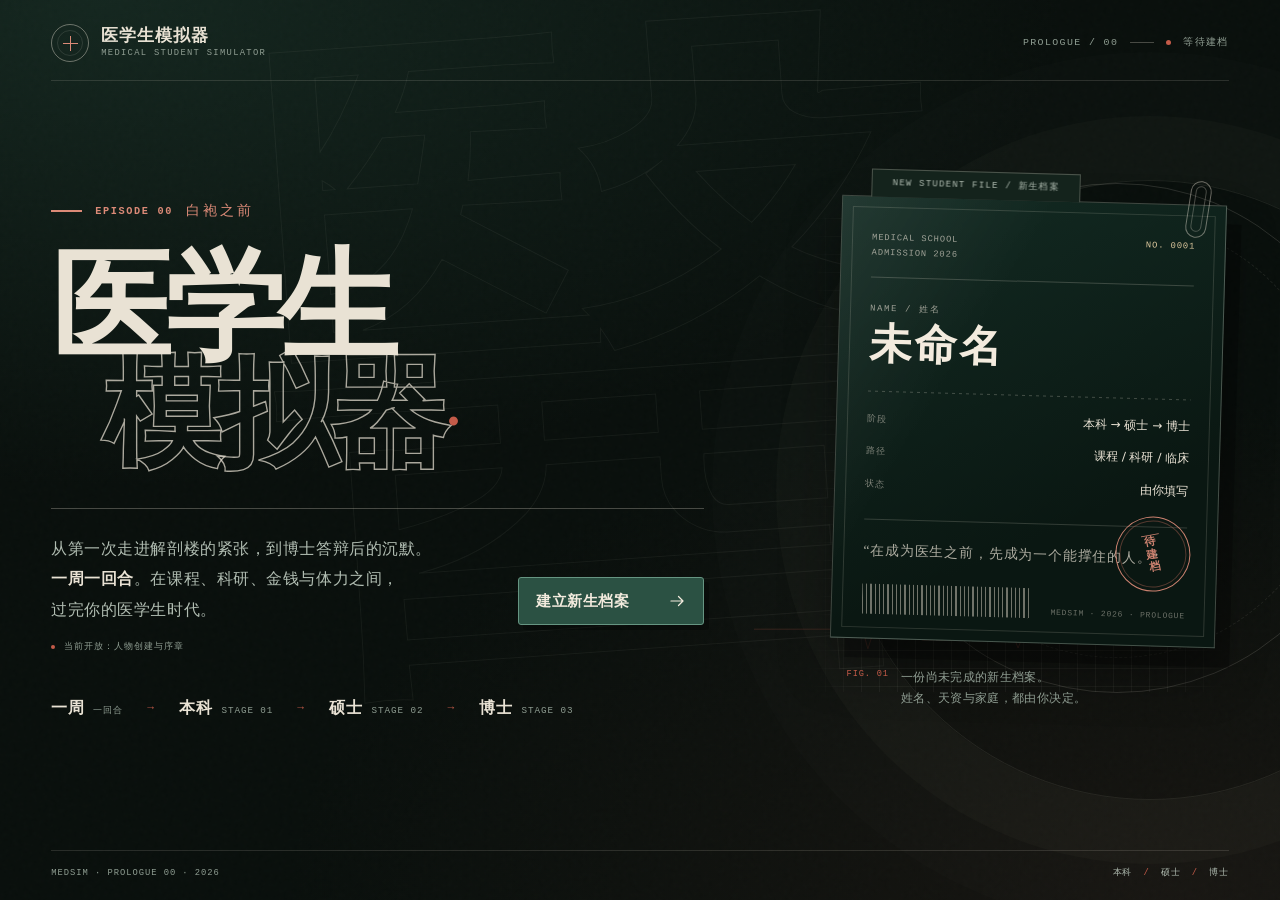
<file: index.html>
<!doctype html>
<html lang="zh-CN">
<head>
  <meta charset="utf-8">
  <meta name="viewport" content="width=device-width, initial-scale=1, viewport-fit=cover">
  <meta name="theme-color" content="#080e0b">
  <meta name="description" content="医学生模拟器：从本科到博士，一周一回合的医学人生。序章「白袍之前」，创建你的新生档案。">
  <meta name="color-scheme" content="dark">
  <title>医学生模拟器 · 序章：白袍之前</title>
  <link rel="icon" href="favicon.svg" type="image/svg+xml">
  <link rel="stylesheet" href="styles.css">
</head>
<body>
  <a class="skip-link" href="#main-content">跳到主要内容</a>

  <svg class="svg-sprite" aria-hidden="true" xmlns="http://www.w3.org/2000/svg">
    <symbol id="i-arrow-right" viewBox="0 0 24 24"><path d="M4 12h16M14 6l6 6-6 6"/></symbol>
    <symbol id="i-arrow-left" viewBox="0 0 24 24"><path d="M20 12H4M10 6l-6 6 6 6"/></symbol>
    <symbol id="i-check" viewBox="0 0 24 24"><path d="M4 12.5l5 5L20 6.5"/></symbol>
    <symbol id="i-close" viewBox="0 0 24 24"><path d="M6 6l12 12M18 6L6 18"/></symbol>
    <symbol id="i-brain" viewBox="0 0 24 24"><path d="M9.4 4.6a2.8 2.8 0 0 0-4.9 1.8 3 3 0 0 0-1.1 5.4 3.3 3.3 0 0 0 2.1 5.7c.4 1.2 1.5 2 2.8 2 1.2 0 2.3-.8 2.7-2V6.5a2.4 2.4 0 0 0-1.6-1.9Z"/><path d="M14.6 4.6a2.8 2.8 0 0 1 4.9 1.8 3 3 0 0 1 1.1 5.4 3.3 3.3 0 0 1-2.1 5.7c-.4 1.2-1.5 2-2.8 2-1.2 0-2.3-.8-2.7-2V6.5a2.4 2.4 0 0 1 1.6-1.9Z"/><path d="M7.4 9h-1.6M7.4 13H5.2M16.6 9h1.6M16.6 13h2.2"/></symbol>
    <symbol id="i-lamp" viewBox="0 0 24 24"><path d="M9 18h6M10 21h4M12 3a6 6 0 0 0-3.6 10.8c.6.4 1 1.1 1 1.9V17h5.2v-1.3c0-.8.4-1.5 1-1.9A6 6 0 0 0 12 3Z"/></symbol>
    <symbol id="i-spark" viewBox="0 0 24 24"><path d="M11 3l1.6 5.4L18 10l-5.4 1.6L11 17l-1.6-5.4L4 10l5.4-1.6L11 3Z"/><path d="M18.5 15.5l.6 2.4 2.4.6-2.4.6-.6 2.4-.6-2.4-2.4-.6 2.4-.6.6-2.4Z"/></symbol>
    <symbol id="i-shield" viewBox="0 0 24 24"><path d="M12 3l7 3v5.5c0 4.2-2.8 7.6-7 9.5-4.2-1.9-7-5.3-7-9.5V6l7-3Z"/><path d="M7.8 12h2.4l1.1-2.2 1.8 4.4 1-2.2h2"/></symbol>
    <symbol id="i-bolt" viewBox="0 0 24 24"><path d="M13 2L4 14h7l-1 8 9-12h-7l1-8Z"/></symbol>
    <symbol id="i-eye" viewBox="0 0 24 24"><path d="M2.5 12S6 6.2 12 6.2 21.5 12 21.5 12 18 17.8 12 17.8 2.5 12 2.5 12Z"/><circle cx="12" cy="12" r="2.8"/></symbol>
    <symbol id="i-home" viewBox="0 0 24 24"><path d="M3 11l9-8 9 8"/><path d="M5.5 9.5V21h13V9.5"/><path d="M9.5 21v-6h5v6"/></symbol>
    <symbol id="i-coin" viewBox="0 0 24 24"><circle cx="12" cy="12" r="8.5"/><path d="M9 9.3c0-1 1.3-1.7 3-1.7s3 .7 3 1.7-1.3 1.7-3 1.7-3 .7-3 1.7 1.3 1.7 3 1.7 3-.7 3-1.7M12 6.2v11.6"/></symbol>
    <symbol id="i-briefcase" viewBox="0 0 24 24"><rect x="3" y="7" width="18" height="13" rx="2"/><path d="M9 7V5h6v2M3 12h18M10 12v2h4v-2"/></symbol>
    <symbol id="i-house" viewBox="0 0 24 24"><path d="M3 11l9-7 9 7v9H3v-9Z"/><path d="M9 21v-6h6v6M7 12h.01M17 12h.01"/></symbol>
    <symbol id="i-caduceus" viewBox="0 0 24 24"><path d="M12 3v18M8 21h8"/><path d="M8 6c0-1.5 1.5-3 4-3s4 1.5 4 3-1.5 3-4 3-4 1.5-4 3 1.5 3 4 3 4 1.5 4 3-1.5 3-4 3-4-1.5-4-3"/><path d="M6 12h12"/></symbol>
    <symbol id="i-gem" viewBox="0 0 24 24"><path d="M6 3h12l4 6-10 12L2 9l4-6Z"/><path d="M2 9h20M9 3l3 18 3-18"/></symbol>
    <symbol id="i-sun" viewBox="0 0 24 24"><circle cx="12" cy="12" r="4"/><path d="M12 2v2M12 20v2M4.9 4.9l1.4 1.4M17.7 17.7l1.4 1.4M2 12h2M20 12h2M4.9 19.1l1.4-1.4M17.7 6.3l1.4-1.4"/></symbol>
    <symbol id="i-battery" viewBox="0 0 24 24"><rect x="2.5" y="8" width="17" height="8" rx="2"/><path d="M22 10.5v3M6 11v2M10 11v2M14 11v2"/></symbol>
    <symbol id="i-moon" viewBox="0 0 24 24"><path d="M20 15.1A8.6 8.6 0 0 1 8.9 4a8.6 8.6 0 1 0 11.1 11.1Z"/></symbol>
    <symbol id="i-clock" viewBox="0 0 24 24"><circle cx="12" cy="12" r="9"/><path d="M12 7v5.5l3.8 2.2"/></symbol>
    <symbol id="i-info" viewBox="0 0 24 24"><circle cx="12" cy="12" r="9"/><path d="M12 11v6M12 7.5h.01"/></symbol>
    <symbol id="i-refresh" viewBox="0 0 24 24"><path d="M20 7v5h-5M4 17v-5h5"/><path d="M6.1 9A7 7 0 0 1 19 7l1 5M18 15a7 7 0 0 1-12.9 2L4 12"/></symbol>
    <symbol id="i-book" viewBox="0 0 24 24"><path d="M4 4.5h6a3 3 0 0 1 3 3V21a3 3 0 0 0-3-3H4V4.5Z"/><path d="M20 4.5h-6a3 3 0 0 0-3 3V21a3 3 0 0 1 3-3h6V4.5Z"/></symbol>
    <symbol id="i-user" viewBox="0 0 24 24"><circle cx="12" cy="7" r="3.5"/><path d="M4.5 21a7.5 7.5 0 0 1 15 0"/></symbol>
    <symbol id="i-cap" viewBox="0 0 24 24"><path d="M2 9l10-5 10 5-10 5L2 9Z"/><path d="M6 11v5c0 1.7 2.7 3 6 3s6-1.3 6-3v-5M22 9v6"/></symbol>
    <symbol id="i-pen" viewBox="0 0 24 24"><path d="M4 20l4-1L19 8a2.8 2.8 0 0 0-4-4L4 15l-1 5h1Z"/><path d="M13.5 5.5l5 5"/></symbol>
    <symbol id="i-trash" viewBox="0 0 24 24"><path d="M4 7h16M9 7V4h6v3M6 7l1 14h10l1-14M10 11v6M14 11v6"/></symbol>
    <symbol id="i-chevron" viewBox="0 0 24 24"><path d="M7 10l5 5 5-5"/></symbol>
    <symbol id="i-seal" viewBox="0 0 24 24"><path d="M12 2l2.4 2.1 3.2-.2.8 3.1 2.6 1.9-1.1 3 1.1 3-2.6 1.9-.8 3.1-3.2-.2L12 22l-2.4-2.1-3.2.2-.8-3.1L3 15l1.1-3L3 9l2.6-1.9.8-3.1 3.2.2L12 2Z"/><path d="M8.5 12l2.2 2.2 4.8-4.8"/></symbol>
  </svg>

  <div id="app">
    <div class="boot-splash" role="status">
      <div class="boot-cross" aria-hidden="true"></div>
      <p>正在整理新生档案…</p>
    </div>
  </div>

  <div class="toast-region" id="toast-region" role="status" aria-live="polite" aria-atomic="true"></div>

  <dialog class="confirm-dialog" id="confirm-dialog">
    <form method="dialog" class="confirm-shell">
      <p class="dialog-eyebrow">CONFIRMATION</p>
      <h2 id="confirm-title">确认操作</h2>
      <p id="confirm-body" class="dialog-body"></p>
      <div class="dialog-actions">
        <button class="btn btn-ghost" value="cancel">先不要</button>
        <button class="btn btn-danger" id="confirm-ok" value="confirm">确认</button>
      </div>
    </form>
  </dialog>

  <noscript>
    <div class="noscript-card">本游戏需要启用 JavaScript 才能建立学籍档案。请在浏览器设置中允许 JavaScript 后刷新页面。</div>
  </noscript>

  <script src="data.js" defer></script>
  <script src="app.js" defer></script>
</body>
</html>
</file>
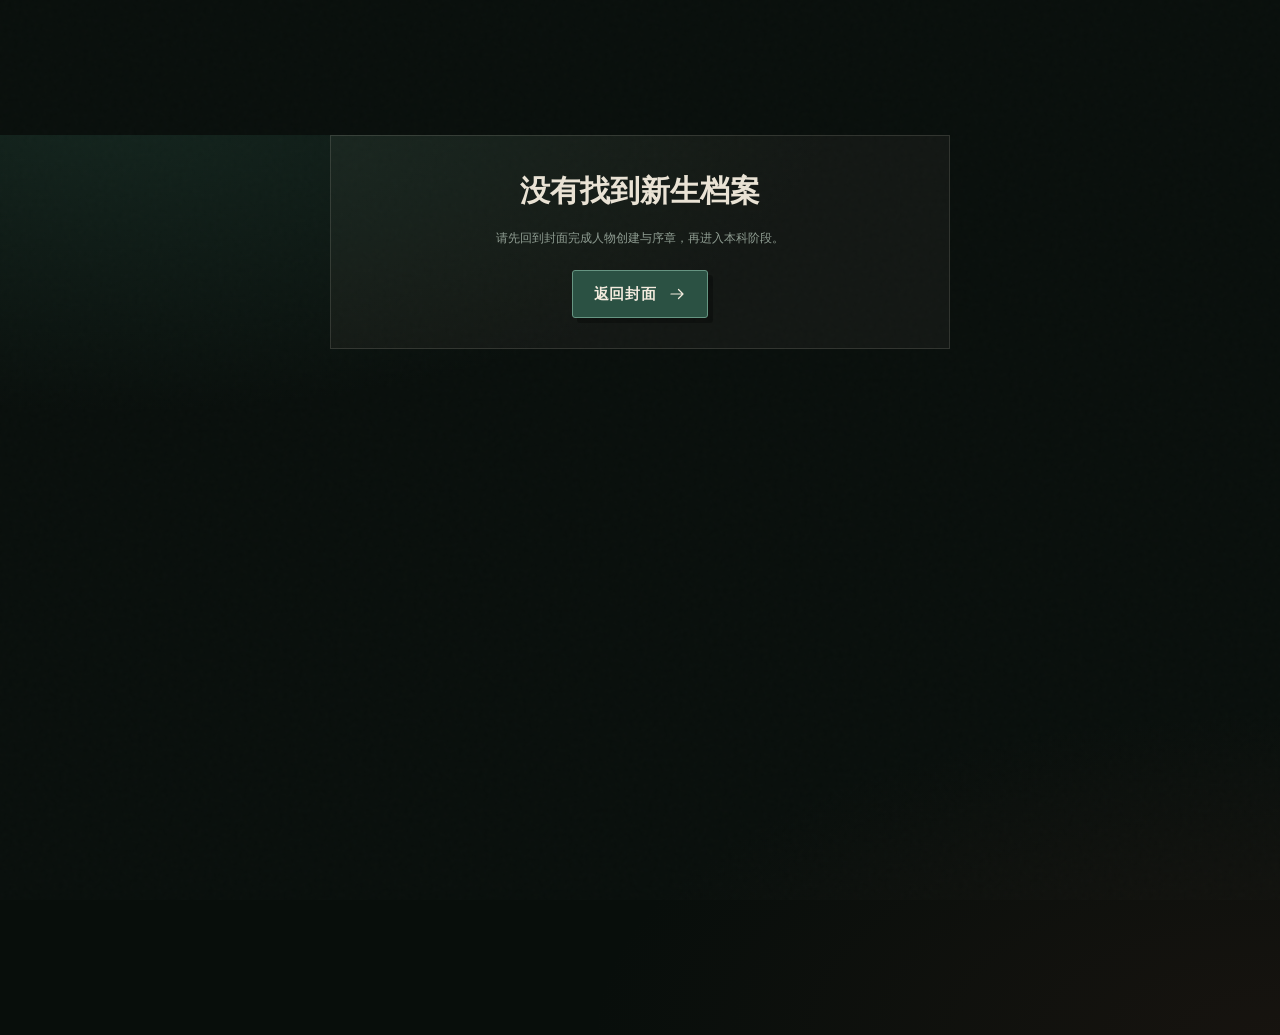
<file: game.html>
<!doctype html>
<html lang="zh-CN">
<head>
  <meta charset="utf-8">
  <meta name="viewport" content="width=device-width, initial-scale=1, viewport-fit=cover">
  <meta name="theme-color" content="#080e0b">
  <meta name="color-scheme" content="dark">
  <meta name="description" content="医学生模拟器 · 本科核心回合：课程、周安排、科研、人际关系与成绩。">
  <title>本科 · 第一周 | 医学生模拟器</title>
  <link rel="icon" href="favicon.svg" type="image/svg+xml">
  <link rel="stylesheet" href="styles.css">
  <link rel="stylesheet" href="game.css">
</head>
<body class="game-page">
  <a class="skip-link" href="#game-main">跳到主要内容</a>

  <svg class="svg-sprite" aria-hidden="true" xmlns="http://www.w3.org/2000/svg">
    <symbol id="i-arrow-right" viewBox="0 0 24 24"><path d="M4 12h16M14 6l6 6-6 6"/></symbol>
    <symbol id="i-arrow-left" viewBox="0 0 24 24"><path d="M20 12H4M10 6l-6 6 6 6"/></symbol>
    <symbol id="i-check" viewBox="0 0 24 24"><path d="M4 12.5l5 5L20 6.5"/></symbol>
    <symbol id="i-close" viewBox="0 0 24 24"><path d="M6 6l12 12M18 6L6 18"/></symbol>
    <symbol id="i-bolt" viewBox="0 0 24 24"><path d="M13 2L4 14h7l-1 8 9-12h-7l1-8Z"/></symbol>
    <symbol id="i-shield" viewBox="0 0 24 24"><path d="M12 3l7 3v5.5c0 4.2-2.8 7.6-7 9.5-4.2-1.9-7-5.3-7-9.5V6l7-3Z"/><path d="M7.8 12h2.4l1.1-2.2 1.8 4.4 1-2.2h2"/></symbol>
    <symbol id="i-coin" viewBox="0 0 24 24"><circle cx="12" cy="12" r="8.5"/><path d="M9 9.3c0-1 1.3-1.7 3-1.7s3 .7 3 1.7-1.3 1.7-3 1.7-3 .7-3 1.7 1.3 1.7 3 1.7 3-.7 3-1.7M12 6.2v11.6"/></symbol>
    <symbol id="i-book" viewBox="0 0 24 24"><path d="M4 4.5h6a3 3 0 0 1 3 3V21a3 3 0 0 0-3-3H4V4.5Z"/><path d="M20 4.5h-6a3 3 0 0 0-3 3V21a3 3 0 0 1 3-3h6V4.5Z"/></symbol>
    <symbol id="i-calendar" viewBox="0 0 24 24"><rect x="3" y="5" width="18" height="16" rx="2"/><path d="M8 3v4M16 3v4M3 10h18"/></symbol>
    <symbol id="i-flask" viewBox="0 0 24 24"><path d="M9 3h6M10 3v6l-5.2 9a2.5 2.5 0 0 0 2.2 3.8h10a2.5 2.5 0 0 0 2.2-3.8L14 9V3"/><path d="M7.4 15h9.2"/></symbol>
    <symbol id="i-users" viewBox="0 0 24 24"><circle cx="9" cy="8" r="3"/><path d="M3 20a6 6 0 0 1 12 0"/><path d="M16 5.2A3 3 0 0 1 18 11M18 14a5.5 5.5 0 0 1 3.5 6"/></symbol>
    <symbol id="i-chart" viewBox="0 0 24 24"><path d="M4 20V4M4 20h16"/><path d="M8 16l4-5 3 3 5-8"/></symbol>
    <symbol id="i-user" viewBox="0 0 24 24"><circle cx="12" cy="7" r="3.5"/><path d="M4.5 21a7.5 7.5 0 0 1 15 0"/></symbol>
    <symbol id="i-clock" viewBox="0 0 24 24"><circle cx="12" cy="12" r="9"/><path d="M12 7v5.5l3.8 2.2"/></symbol>
    <symbol id="i-info" viewBox="0 0 24 24"><circle cx="12" cy="12" r="9"/><path d="M12 11v6M12 7.5h.01"/></symbol>
    <symbol id="i-sun" viewBox="0 0 24 24"><circle cx="12" cy="12" r="4"/><path d="M12 2v2M12 20v2M4.9 4.9l1.4 1.4M17.7 17.7l1.4 1.4M2 12h2M20 12h2M4.9 19.1l1.4-1.4M17.7 6.3l1.4-1.4"/></symbol>
    <symbol id="i-moon" viewBox="0 0 24 24"><path d="M20 15.1A8.6 8.6 0 0 1 8.9 4a8.6 8.6 0 1 0 11.1 11.1Z"/></symbol>
    <symbol id="i-battery" viewBox="0 0 24 24"><rect x="2.5" y="8" width="17" height="8" rx="2"/><path d="M22 10.5v3M6 11v2M10 11v2M14 11v2"/></symbol>
    <symbol id="i-plus" viewBox="0 0 24 24"><path d="M12 5v14M5 12h14"/></symbol>
    <symbol id="i-minus" viewBox="0 0 24 24"><path d="M5 12h14"/></symbol>
    <symbol id="i-refresh" viewBox="0 0 24 24"><path d="M20 7v5h-5M4 17v-5h5"/><path d="M6.1 9A7 7 0 0 1 19 7l1 5M18 15a7 7 0 0 1-12.9 2L4 12"/></symbol>
    <symbol id="i-home" viewBox="0 0 24 24"><path d="M3 11l9-8 9 8"/><path d="M5.5 9.5V21h13V9.5"/><path d="M9.5 21v-6h5v6"/></symbol>
    <symbol id="i-heart" viewBox="0 0 24 24"><path d="M20.8 8.6a5.4 5.4 0 0 0-8.8-4.1A5.4 5.4 0 0 0 3.2 8.6c0 6 8.8 11.4 8.8 11.4s8.8-5.4 8.8-11.4Z"/></symbol>
    <symbol id="i-medicine" viewBox="0 0 24 24"><rect x="5" y="3" width="14" height="18" rx="2"/><path d="M9 3v3h6V3M9 11h6M12 8v6M9 17h6"/></symbol>
    <symbol id="i-warning" viewBox="0 0 24 24"><path d="M12 3l9 17H3L12 3Z"/><path d="M12 9v5M12 17.5h.01"/></symbol>
    <symbol id="i-cap" viewBox="0 0 24 24"><path d="M2 9l10-5 10 5-10 5L2 9Z"/><path d="M6 11v5c0 1.7 2.7 3 6 3s6-1.3 6-3v-5M22 9v6"/></symbol>
  </svg>

  <div id="game-app">
    <div class="boot-splash" role="status">
      <div class="boot-cross" aria-hidden="true"></div>
      <p>正在调取本科阶段档案…</p>
    </div>
  </div>
  <div class="toast-region" id="game-toast-region" role="status" aria-live="polite" aria-atomic="true"></div>
  <div id="game-modal-root"></div>

  <noscript>
    <div class="noscript-card">本游戏需要启用 JavaScript 才能进行本科回合。</div>
  </noscript>

  <script src="data.js" defer></script>
  <script src="game-data.js" defer></script>
  <script src="game.js" defer></script>
</body>
</html>
</file>
<file: styles.css>
/* =========================================================
   医学生模拟器 · 序章
   Editorial medical-school dossier interface
   ========================================================= */

:root {
  color-scheme: dark;
  /* Cream values are kept for type on the dark panels; page surfaces are tokens below. */
  --paper: #e8dfd0;
  --paper-deep: #1a2821;
  --paper-light: #f3ebde;
  --ink: #e9e2d4;
  --ink-soft: #b1bdb2;
  --ink-faint: #8f9d92;
  --teal: #0e241d;
  --teal-deep: #070f0c;
  --teal-soft: #78a28f;
  --sage: #708a7b;
  --sage-light: #3e574a;
  --red: #c45b49;
  --red-deep: #9e4033;
  --red-soft: #db8a77;
  --gold: #bb985f;
  --gold-light: #dcc79d;
  --line: rgba(233, 226, 212, 0.14);
  --line-strong: rgba(233, 226, 212, 0.28);
  --line-light: rgba(233, 226, 212, 0.12);
  --page: #080e0b;
  --page-soft: #0c1511;
  --surface: #111c17;
  --surface-raised: #16231d;
  --surface-deep: #0a120f;
  --surface-card: rgba(236, 227, 209, 0.035);
  --surface-card-strong: rgba(236, 227, 209, 0.065);
  --frost: rgba(236, 227, 209, 0.08);
  --shadow-sm: 0 8px 24px rgba(0, 0, 0, 0.28);
  --shadow-md: 0 22px 54px rgba(0, 0, 0, 0.42);
  --shadow-card: 7px 7px 0 rgba(0, 0, 0, 0.28);
  --font-serif: "Songti SC", "STSong", "Noto Serif SC", "Source Han Serif SC", "SimSun", serif;
  --font-sans: "PingFang SC", "Microsoft YaHei", "Noto Sans SC", "Hiragino Sans GB", system-ui, sans-serif;
  --font-mono: "Cascadia Mono", "SFMono-Regular", "Consolas", "Liberation Mono", "Courier New", monospace;
  --page-pad: clamp(20px, 4vw, 58px);
  --radius: 3px;
}

*,
*::before,
*::after {
  box-sizing: border-box;
}

html {
  min-width: 320px;
  scroll-behavior: smooth;
  background: var(--page);
}

body {
  margin: 0;
  min-width: 320px;
  min-height: 100svh;
  background:
    radial-gradient(125% 90% at 8% 0%, rgba(38, 76, 62, 0.38), transparent 60%),
    radial-gradient(100% 80% at 92% 100%, rgba(81, 43, 36, 0.18), transparent 70%),
    var(--page);
  color: var(--ink);
  font-family: var(--font-sans);
  font-size: 16px;
  line-height: 1.65;
  -webkit-font-smoothing: antialiased;
  text-rendering: optimizeLegibility;
}

body::before {
  content: "";
  position: fixed;
  inset: 0;
  z-index: 0;
  pointer-events: none;
  background-image: url("data:image/svg+xml,%3Csvg viewBox='0 0 220 220' xmlns='http://www.w3.org/2000/svg'%3E%3Cfilter id='n'%3E%3CfeTurbulence type='fractalNoise' baseFrequency='0.82' numOctaves='4' stitchTiles='stitch'/%3E%3C/filter%3E%3Crect width='100%25' height='100%25' filter='url(%23n)' opacity='0.42'/%3E%3C/svg%3E");
  opacity: 0.042;
  mix-blend-mode: screen;
}

body::after {
  content: "";
  position: fixed;
  inset: 0;
  z-index: 0;
  pointer-events: none;
  background:
    linear-gradient(90deg, transparent 0 49.9%, rgba(233, 226, 212, 0.035) 50%, transparent 50.1%),
    linear-gradient(transparent 0 49.9%, rgba(233, 226, 212, 0.035) 50%, transparent 50.1%);
  background-size: 64px 64px;
  opacity: 0.6;
}

body.is-locked {
  overflow: hidden;
}

button,
input,
select,
textarea {
  font: inherit;
}

button {
  color: inherit;
}

button,
a {
  -webkit-tap-highlight-color: transparent;
}

a {
  color: var(--gold-light);
  text-decoration-color: rgba(220, 199, 157, 0.35);
  text-underline-offset: 0.23em;
}

a:hover {
  color: var(--red);
}

img,
svg {
  display: block;
  max-width: 100%;
}

h1,
h2,
h3,
h4,
p {
  margin: 0;
}

h1,
h2,
h3 {
  text-wrap: balance;
}

p {
  text-wrap: pretty;
}

::selection {
  background: var(--red);
  color: var(--paper-light);
}

:focus-visible {
  outline: 2px solid var(--red);
  outline-offset: 3px;
}

.svg-sprite {
  position: absolute;
  width: 0;
  height: 0;
  overflow: hidden;
}

.icon {
  width: 20px;
  height: 20px;
  flex: 0 0 auto;
  fill: none;
  stroke: currentColor;
  stroke-width: 1.65;
  stroke-linecap: round;
  stroke-linejoin: round;
}

.skip-link {
  position: fixed;
  top: 8px;
  left: 8px;
  z-index: 3000;
  padding: 10px 14px;
  background: var(--teal);
  color: var(--paper);
  transform: translateY(-180%);
  transition: transform 160ms ease;
}

.skip-link:focus {
  transform: translateY(0);
  color: var(--paper);
}

#app {
  position: relative;
  z-index: 1;
  min-height: 100svh;
}

.boot-splash {
  min-height: 100svh;
  display: grid;
  place-content: center;
  justify-items: center;
  gap: 18px;
  color: var(--ink-soft);
}

.boot-cross {
  width: 36px;
  height: 36px;
  position: relative;
}

.boot-cross::before,
.boot-cross::after {
  content: "";
  position: absolute;
  background: var(--red);
}

.boot-cross::before {
  width: 100%;
  height: 1px;
  top: 50%;
}

.boot-cross::after {
  height: 100%;
  width: 1px;
  left: 50%;
}

.mono {
  font-family: var(--font-mono);
  font-size: 0.72rem;
  letter-spacing: 0.14em;
  text-transform: uppercase;
}

.eyebrow {
  font-family: var(--font-mono);
  font-size: 0.68rem;
  line-height: 1.4;
  letter-spacing: 0.18em;
  text-transform: uppercase;
  color: var(--ink-faint);
}

.rule {
  border: 0;
  border-top: 1px solid var(--line);
  margin: 0;
}

/* ---------- Buttons ---------- */

.btn {
  --btn-bg: transparent;
  --btn-fg: var(--ink);
  --btn-border: var(--line-strong);
  position: relative;
  display: inline-flex;
  align-items: center;
  justify-content: center;
  gap: 12px;
  min-height: 48px;
  padding: 12px 21px;
  border: 1px solid var(--btn-border);
  border-radius: var(--radius);
  background: var(--btn-bg);
  color: var(--btn-fg);
  font-family: var(--font-sans);
  font-size: 0.92rem;
  font-weight: 600;
  line-height: 1.2;
  letter-spacing: 0.035em;
  text-align: center;
  text-decoration: none;
  cursor: pointer;
  transition:
    transform 160ms ease,
    box-shadow 160ms ease,
    background-color 160ms ease,
    border-color 160ms ease,
    color 160ms ease;
}

.btn .icon {
  width: 18px;
  height: 18px;
  transition: transform 180ms ease;
}

.btn-primary {
  --btn-bg: #2b5143;
  --btn-fg: var(--paper-light);
  --btn-border: #669582;
  box-shadow: 5px 5px 0 rgba(0, 0, 0, 0.28);
}

.btn-primary:hover {
  --btn-bg: #386958;
  --btn-border: #8cb7a4;
  color: var(--paper-light);
  transform: translate(-1px, -1px);
  box-shadow: 7px 7px 0 rgba(0, 0, 0, 0.34);
}

.btn-primary:hover .icon-arrow,
.btn-outline:hover .icon-arrow {
  transform: translateX(4px);
}

.btn-outline {
  --btn-border: rgba(233, 226, 212, 0.5);
  background: transparent;
}

.btn-outline:hover {
  --btn-bg: rgba(236, 227, 209, 0.08);
  --btn-fg: var(--ink);
  --btn-border: rgba(233, 226, 212, 0.8);
  color: var(--ink);
  transform: translate(-1px, -1px);
  box-shadow: 4px 4px 0 rgba(0, 0, 0, 0.28);
}

.btn-ghost {
  --btn-border: var(--line);
  color: var(--ink-soft);
  font-weight: 500;
}

.btn-ghost:hover {
  --btn-border: var(--line-strong);
  background: rgba(236, 227, 209, 0.055);
  color: var(--ink);
}

.btn-danger {
  --btn-bg: #8f382d;
  --btn-fg: #f7eee2;
  --btn-border: #bd6554;
}

.btn-danger:hover {
  --btn-bg: #aa4638;
  --btn-border: #d27d6b;
}

.btn:disabled {
  cursor: not-allowed;
  opacity: 0.52;
  box-shadow: none;
  transform: none;
}

.btn-sm {
  min-height: 38px;
  padding: 8px 13px;
  font-size: 0.8rem;
}

.text-btn {
  display: inline-flex;
  align-items: center;
  gap: 7px;
  padding: 4px 0;
  border: 0;
  border-bottom: 1px solid rgba(233, 226, 212, 0.3);
  background: transparent;
  color: var(--ink-soft);
  font-size: 0.78rem;
  line-height: 1.5;
  letter-spacing: 0.04em;
  cursor: pointer;
  transition: color 160ms ease, border-color 160ms ease;
}

.text-btn:hover {
  color: var(--red);
  border-color: var(--red);
}

.text-btn .icon {
  width: 15px;
  height: 15px;
}

/* ---------- Brand / shared headers ---------- */

.brand {
  display: inline-flex;
  align-items: center;
  gap: 12px;
  color: var(--ink);
  text-decoration: none;
}

.brand-mark {
  width: 38px;
  height: 38px;
  border: 1px solid var(--teal);
  border-radius: 50%;
  position: relative;
  display: grid;
  place-items: center;
  flex: 0 0 auto;
}

.brand-mark::before,
.brand-mark::after {
  content: "";
  position: absolute;
  background: var(--red);
}

.brand-mark::before {
  width: 15px;
  height: 1px;
}

.brand-mark::after {
  width: 1px;
  height: 15px;
}

.brand-mark span {
  position: absolute;
  inset: 5px;
  border: 1px solid rgba(22, 59, 52, 0.16);
  border-radius: 50%;
}

.brand-text {
  display: flex;
  flex-direction: column;
  gap: 1px;
}

.brand-text strong {
  font-family: var(--font-serif);
  font-size: 1.05rem;
  font-weight: 700;
  line-height: 1.25;
  letter-spacing: 0.06em;
}

.brand-text small {
  font-family: var(--font-mono);
  font-size: 0.55rem;
  line-height: 1.35;
  letter-spacing: 0.15em;
  color: var(--ink-faint);
}

.stamp {
  display: inline-flex;
  align-items: center;
  justify-content: center;
  border: 1.5px solid var(--red);
  color: var(--red);
  font-family: var(--font-serif);
  font-weight: 700;
  letter-spacing: 0.16em;
  text-transform: uppercase;
  opacity: 0.88;
}

/* ---------- Cover ---------- */

.cover-screen {
  position: relative;
  isolation: isolate;
  min-height: 100svh;
  overflow-x: hidden;
  display: flex;
  flex-direction: column;
  padding: 0 var(--page-pad);
}

.cover-screen::before {
  content: "醫";
  position: absolute;
  top: 11%;
  left: 20%;
  z-index: -1;
  font-family: var(--font-serif);
  font-size: clamp(380px, 56vw, 820px);
  line-height: 0.72;
  color: transparent;
  -webkit-text-stroke: 1px rgba(24, 39, 32, 0.055);
  transform: rotate(-4deg);
  pointer-events: none;
  user-select: none;
}

.cover-screen::after {
  content: "";
  position: absolute;
  top: 20%;
  right: -180px;
  z-index: -1;
  width: 620px;
  height: 620px;
  border: 1px solid rgba(24, 39, 32, 0.08);
  border-radius: 50%;
  box-shadow:
    0 0 0 64px rgba(24, 39, 32, 0.018),
    0 0 0 128px rgba(24, 39, 32, 0.012);
  pointer-events: none;
}

.cover-header {
  width: 100%;
  max-width: 1480px;
  margin: 0 auto;
  padding: 24px 0 18px;
  display: flex;
  align-items: center;
  justify-content: space-between;
  gap: 22px;
  border-bottom: 1px solid var(--line);
}

.cover-header-meta {
  display: flex;
  align-items: center;
  gap: 12px;
  font-family: var(--font-mono);
  font-size: 0.62rem;
  letter-spacing: 0.14em;
  color: var(--ink-faint);
  white-space: nowrap;
}

.cover-header-meta .meta-separator {
  width: 24px;
  height: 1px;
  background: var(--line-strong);
}

.cover-header-meta .meta-dot {
  width: 5px;
  height: 5px;
  border-radius: 50%;
  background: var(--red);
}

.cover-main {
  width: 100%;
  max-width: 1480px;
  margin: 0 auto;
  flex: 1;
  display: grid;
  grid-template-columns: minmax(0, 1.08fr) minmax(340px, 0.72fr);
  gap: clamp(38px, 7vw, 110px);
  align-items: center;
  padding: clamp(38px, 6vh, 76px) 0 clamp(36px, 7vh, 84px);
}

.cover-copy {
  position: relative;
  z-index: 2;
  max-width: 790px;
}

.cover-kicker {
  display: flex;
  align-items: center;
  gap: 13px;
  margin-bottom: clamp(22px, 3.4vh, 34px);
  color: var(--red);
}

.cover-kicker::before {
  content: "";
  width: 31px;
  height: 2px;
  background: var(--red);
}

.cover-kicker span:first-child {
  font-family: var(--font-mono);
  font-size: 0.64rem;
  font-weight: 700;
  letter-spacing: 0.16em;
}

.cover-kicker span:last-child {
  font-family: var(--font-serif);
  font-size: 0.9rem;
  letter-spacing: 0.2em;
}

.cover-title {
  font-family: var(--font-serif);
  font-size: clamp(76px, 9.4vw, 146px);
  font-weight: 700;
  line-height: 0.89;
  letter-spacing: -0.055em;
  color: var(--ink);
}

.cover-title:focus,
.step-heading h1:focus,
.arrival-title:focus,
.result-hero h1:focus,
.admission-letter:focus {
  outline: none;
}

.cover-title-line {
  display: block;
  position: relative;
  width: max-content;
  max-width: 100%;
}

.cover-title-line:last-child {
  margin-left: clamp(18px, 4vw, 66px);
  color: transparent;
  -webkit-text-stroke: 1.4px var(--ink);
}

.cover-title .title-period {
  display: inline-block;
  margin-left: 0.08em;
  color: var(--red);
  -webkit-text-stroke: 0;
  font-size: 0.45em;
  vertical-align: 0.55em;
  line-height: 1;
}

.cover-title-note {
  position: absolute;
  top: 44%;
  right: -22px;
  font-family: var(--font-mono);
  font-size: 0.56rem;
  letter-spacing: 0.14em;
  color: var(--ink-faint);
  writing-mode: vertical-rl;
  -webkit-text-stroke: 0;
}

.cover-intro {
  display: grid;
  grid-template-columns: minmax(0, 1fr) auto;
  gap: 28px;
  align-items: end;
  margin-top: clamp(28px, 4.4vh, 43px);
  padding-top: 25px;
  border-top: 1px solid var(--line-strong);
}

.cover-lede {
  max-width: 490px;
  color: var(--ink-soft);
  font-family: var(--font-serif);
  font-size: clamp(0.98rem, 1.2vw, 1.1rem);
  line-height: 1.95;
  letter-spacing: 0.035em;
}

.cover-lede strong {
  color: var(--ink);
  font-weight: 700;
}

.cover-actions {
  display: flex;
  flex-direction: column;
  align-items: stretch;
  gap: 10px;
  min-width: 186px;
}

.cover-secondary-links {
  display: flex;
  flex-wrap: wrap;
  justify-content: center;
  align-items: center;
  gap: 2px 14px;
}

.cover-secondary-links .text-btn {
  font-size: 0.68rem;
  border-bottom-color: transparent;
}

.cover-secondary-links .text-btn:hover {
  border-bottom-color: var(--red);
}

.cover-actions .btn {
  justify-content: space-between;
  padding-inline: 17px;
}

.cover-actions .text-btn {
  align-self: center;
  margin-top: 2px;
}

.cover-footnote {
  display: flex;
  align-items: center;
  gap: 9px;
  margin-top: 14px;
  font-family: var(--font-mono);
  font-size: 0.58rem;
  letter-spacing: 0.11em;
  color: var(--ink-faint);
  text-transform: uppercase;
}

.cover-footnote .footnote-mark {
  width: 4px;
  height: 4px;
  background: var(--red);
  border-radius: 50%;
}

.cover-facts {
  display: flex;
  flex-wrap: wrap;
  align-items: center;
  gap: 12px 24px;
  margin-top: clamp(26px, 4.5vh, 48px);
  color: var(--ink-soft);
}

.cover-facts .fact {
  display: flex;
  align-items: baseline;
  gap: 8px;
}

.cover-facts b {
  font-family: var(--font-serif);
  font-size: 1.02rem;
  font-weight: 700;
  letter-spacing: 0.07em;
}

.cover-facts span {
  font-family: var(--font-mono);
  font-size: 0.58rem;
  letter-spacing: 0.1em;
  color: var(--ink-faint);
}

.cover-facts .fact-arrow {
  color: var(--red);
  font-family: var(--font-mono);
  font-size: 0.7rem;
}

.cover-art {
  position: relative;
  width: min(100%, 456px);
  justify-self: end;
  padding: 28px 8px 40px 18px;
}

.cover-art::before {
  content: "";
  position: absolute;
  inset: 8% 0 10% 3%;
  background-image:
    linear-gradient(rgba(22, 59, 52, 0.055) 1px, transparent 1px),
    linear-gradient(90deg, rgba(22, 59, 52, 0.055) 1px, transparent 1px);
  background-size: 18px 18px;
  mask-image: linear-gradient(90deg, transparent, #000 14%, #000 85%, transparent);
  pointer-events: none;
}

.art-orbit {
  position: absolute;
  top: 2%;
  right: -33%;
  width: 510px;
  height: 510px;
  border: 1px solid rgba(24, 39, 32, 0.16);
  border-radius: 50%;
  pointer-events: none;
}

.art-orbit::before,
.art-orbit::after {
  content: "";
  position: absolute;
  border-radius: 50%;
}

.art-orbit::before {
  inset: 34px;
  border: 1px dashed rgba(24, 39, 32, 0.12);
}

.art-orbit::after {
  width: 8px;
  height: 8px;
  top: 55px;
  left: 88px;
  background: var(--red);
}

.art-pulse {
  position: absolute;
  left: -9%;
  bottom: 15%;
  width: 118%;
  height: 72px;
  opacity: 0.25;
  pointer-events: none;
}

.art-pulse path {
  fill: none;
  stroke: var(--red);
  stroke-width: 1.2;
}

.archive-card {
  position: relative;
  z-index: 2;
  width: calc(100% - 24px);
  margin-left: auto;
  padding: 34px 30px 24px;
  background:
    linear-gradient(115deg, rgba(255, 255, 255, 0.18), transparent 34%),
    var(--teal);
  color: var(--paper);
  border: 1px solid rgba(24, 39, 32, 0.38);
  box-shadow:
    15px 19px 0 rgba(24, 39, 32, 0.07),
    0 24px 45px rgba(35, 42, 33, 0.17);
  transform: rotate(1.6deg);
}

.archive-card::before {
  content: "";
  position: absolute;
  inset: 10px;
  border: 1px solid rgba(242, 236, 221, 0.15);
  pointer-events: none;
}

.archive-tab {
  position: absolute;
  left: 28px;
  top: -28px;
  height: 28px;
  padding: 0 20px;
  background: var(--paper-deep);
  border: 1px solid rgba(24, 39, 32, 0.25);
  border-bottom: 0;
  color: var(--ink-soft);
  font-family: var(--font-mono);
  font-size: 0.56rem;
  letter-spacing: 0.14em;
  display: flex;
  align-items: center;
}

.archive-top {
  display: flex;
  justify-content: space-between;
  align-items: flex-start;
  gap: 18px;
  padding-bottom: 17px;
  border-bottom: 1px solid rgba(242, 236, 221, 0.2);
  font-family: var(--font-mono);
  font-size: 0.55rem;
  line-height: 1.65;
  letter-spacing: 0.1em;
  color: rgba(242, 236, 221, 0.66);
}

.archive-top span:last-child {
  white-space: nowrap;
  color: var(--gold-light);
}

.archive-label {
  margin-top: 24px;
  font-family: var(--font-mono);
  font-size: 0.56rem;
  letter-spacing: 0.18em;
  color: rgba(242, 236, 221, 0.53);
}

.archive-name {
  margin-top: 1px;
  font-family: var(--font-serif);
  font-size: clamp(2rem, 3.3vw, 2.7rem);
  font-weight: 700;
  line-height: 1.25;
  letter-spacing: 0.08em;
  color: var(--paper-light);
}

.archive-rule {
  width: 100%;
  height: 1px;
  margin: 20px 0 17px;
  background: repeating-linear-gradient(
    90deg,
    rgba(242, 236, 221, 0.24) 0,
    rgba(242, 236, 221, 0.24) 3px,
    transparent 3px,
    transparent 7px
  );
}

.archive-rows {
  display: grid;
  gap: 13px;
}

.archive-row {
  display: flex;
  align-items: baseline;
  justify-content: space-between;
  gap: 20px;
  font-size: 0.75rem;
}

.archive-row span {
  color: rgba(242, 236, 221, 0.52);
  font-family: var(--font-mono);
  font-size: 0.56rem;
  letter-spacing: 0.12em;
  white-space: nowrap;
}

.archive-row b {
  color: var(--paper);
  font-weight: 500;
  text-align: right;
}

.archive-quote {
  margin: 25px 0 0;
  padding-top: 19px;
  border-top: 1px solid rgba(242, 236, 221, 0.2);
  font-family: var(--font-serif);
  font-size: 0.86rem;
  line-height: 1.8;
  letter-spacing: 0.06em;
  color: rgba(242, 236, 221, 0.7);
}

.archive-stamp {
  position: absolute;
  right: 26px;
  bottom: 54px;
  width: 75px;
  height: 75px;
  border: 1.5px solid var(--red-soft);
  outline: 1px solid rgba(209, 116, 99, 0.4);
  outline-offset: -5px;
  border-radius: 50%;
  color: var(--red-soft);
  display: grid;
  place-content: center;
  justify-items: center;
  font-family: var(--font-serif);
  font-size: 0.7rem;
  font-weight: 700;
  line-height: 1.18;
  letter-spacing: 0.15em;
  transform: rotate(-12deg);
  opacity: 0.93;
}

.archive-stamp::before {
  content: "";
  position: absolute;
  width: 18px;
  height: 1px;
  top: 17px;
  background: currentColor;
}

.archive-footer {
  display: flex;
  align-items: flex-end;
  justify-content: space-between;
  gap: 20px;
  margin-top: 20px;
}

.barcode {
  height: 30px;
  flex: 1;
  max-width: 175px;
  background: repeating-linear-gradient(
    90deg,
    currentColor 0,
    currentColor 1px,
    transparent 1px,
    transparent 4px,
    currentColor 4px,
    currentColor 5px,
    transparent 5px,
    transparent 8px,
    currentColor 8px,
    currentColor 10px,
    transparent 10px,
    transparent 13px,
    currentColor 13px,
    currentColor 14px,
    transparent 14px,
    transparent 17px
  );
  opacity: 0.46;
}

.archive-footer small {
  font-family: var(--font-mono);
  font-size: 0.5rem;
  letter-spacing: 0.1em;
  color: rgba(242, 236, 221, 0.42);
  white-space: nowrap;
}

.paperclip {
  position: absolute;
  z-index: 3;
  top: 9px;
  right: 20px;
  width: 21px;
  height: 57px;
  border: 1.5px solid rgba(24, 39, 32, 0.47);
  border-radius: 12px;
  transform: rotate(9deg);
}

.paperclip::before {
  content: "";
  position: absolute;
  top: 4px;
  left: 4px;
  width: 11px;
  height: 46px;
  border: 1px solid rgba(24, 39, 32, 0.3);
  border-radius: 8px;
}

.archive-caption {
  position: relative;
  z-index: 2;
  display: flex;
  align-items: flex-start;
  gap: 12px;
  width: calc(100% - 32px);
  margin: 24px 0 0 auto;
  padding-left: 3px;
  color: var(--ink-faint);
}

.archive-caption span {
  font-family: var(--font-mono);
  font-size: 0.54rem;
  letter-spacing: 0.1em;
  color: var(--red);
  white-space: nowrap;
}

.archive-caption p {
  font-family: var(--font-serif);
  font-size: 0.75rem;
  line-height: 1.8;
  letter-spacing: 0.03em;
}

.cover-footer {
  width: 100%;
  max-width: 1480px;
  margin: 0 auto;
  padding: 15px 0 20px;
  border-top: 1px solid var(--line);
  display: flex;
  justify-content: space-between;
  gap: 22px;
  align-items: center;
  color: var(--ink-faint);
  font-family: var(--font-mono);
  font-size: 0.55rem;
  letter-spacing: 0.11em;
  text-transform: uppercase;
}

.cover-footer .footer-chapters {
  display: flex;
  align-items: center;
  gap: 11px;
}

.cover-footer b {
  color: var(--ink-soft);
  font-weight: 500;
}

.cover-footer .footer-slash {
  color: var(--red);
}

/* ---------- Creator shell ---------- */

.creator-screen {
  min-height: 100svh;
  display: flex;
  flex-direction: column;
  background:
    linear-gradient(90deg, rgba(24, 39, 32, 0.02) 1px, transparent 1px),
    linear-gradient(rgba(24, 39, 32, 0.014) 1px, transparent 1px);
  background-size: 32px 32px;
}

.creator-header {
  position: relative;
  z-index: 30;
  flex: 0 0 auto;
  background: rgba(8, 14, 11, 0.9);
  border-bottom: 1px solid var(--line);
  backdrop-filter: blur(12px);
}

.creator-header-inner {
  width: 100%;
  max-width: 1460px;
  min-height: 70px;
  margin: 0 auto;
  padding: 11px clamp(18px, 3vw, 42px);
  display: flex;
  align-items: center;
  justify-content: space-between;
  gap: 24px;
}

.creator-header .brand-mark {
  width: 32px;
  height: 32px;
}

.creator-header .brand-text strong {
  font-size: 0.92rem;
}

.creator-header .brand-text small {
  font-size: 0.5rem;
}

.creator-header-tools {
  display: flex;
  align-items: center;
  gap: 23px;
}

.autosave-note {
  display: inline-flex;
  align-items: center;
  gap: 7px;
  font-family: var(--font-mono);
  font-size: 0.55rem;
  letter-spacing: 0.08em;
  color: var(--ink-faint);
}

.autosave-note::before {
  content: "";
  width: 5px;
  height: 5px;
  border-radius: 50%;
  background: var(--sage);
}

.autosave-note.is-saved::before {
  background: var(--teal-soft);
}

.step-nav {
  border-bottom: 1px solid var(--line);
  background: rgba(12, 22, 18, 0.82);
}

.step-nav-inner {
  width: 100%;
  max-width: 1460px;
  margin: 0 auto;
  padding: 0 clamp(18px, 3vw, 42px);
  display: grid;
  grid-template-columns: repeat(6, minmax(0, 1fr));
}

.step-tab {
  position: relative;
  min-width: 0;
  display: flex;
  align-items: center;
  gap: 11px;
  padding: 11px 15px 11px 14px;
  border: 0;
  border-top: 2px solid transparent;
  border-left: 1px solid var(--line);
  background: transparent;
  color: var(--ink-faint);
  font-family: var(--font-sans);
  font-size: 0.73rem;
  letter-spacing: 0.08em;
  text-align: left;
  cursor: pointer;
  transition: color 160ms ease, background-color 160ms ease, border-color 160ms ease;
}

.step-tab:last-child {
  border-right: 1px solid var(--line);
}

.step-tab:disabled {
  cursor: default;
  opacity: 0.62;
}

.step-tab:not(:disabled):hover {
  background: rgba(236, 227, 209, 0.045);
  color: var(--ink);
}

.step-tab .step-tab-no {
  font-family: var(--font-mono);
  font-size: 0.59rem;
  letter-spacing: 0.08em;
  color: var(--ink-faint);
}

.step-tab .step-tab-label {
  white-space: nowrap;
  overflow: hidden;
  text-overflow: ellipsis;
}

.step-tab[aria-current="step"] {
  background: var(--teal);
  border-top-color: var(--red);
  color: var(--paper-light);
  cursor: default;
  opacity: 1;
}

.step-tab[aria-current="step"] .step-tab-no {
  color: var(--gold-light);
}

.step-tab.is-done {
  color: var(--ink);
}

.step-tab.is-done .step-tab-no {
  color: var(--teal-soft);
}

.step-tab.is-done .step-tab-no::after {
  content: "✓";
  margin-left: 3px;
  font-family: var(--font-sans);
  color: var(--red);
}

.creator-shell {
  width: 100%;
  max-width: 1240px;
  margin: 0 auto;
  flex: 1;
  display: grid;
  grid-template-columns: minmax(0, 1fr) 356px;
  gap: clamp(30px, 4vw, 56px);
  align-items: start;
  padding: clamp(26px, 4vw, 50px) clamp(18px, 3vw, 42px) 58px;
}

.form-pane {
  min-width: 0;
  padding-bottom: 18px;
}

.mobile-filebar {
  display: none;
}

.step-heading {
  position: relative;
  padding-bottom: 24px;
  margin-bottom: 30px;
  border-bottom: 1px solid var(--line-strong);
}

.step-eyebrow {
  display: flex;
  align-items: center;
  gap: 12px;
  margin-bottom: 16px;
  font-family: var(--font-mono);
  font-size: 0.6rem;
  line-height: 1.45;
  letter-spacing: 0.16em;
  color: var(--red);
  text-transform: uppercase;
}

.step-eyebrow::after {
  content: "";
  width: 42px;
  height: 1px;
  background: var(--red);
  opacity: 0.5;
}

.step-title-row {
  display: flex;
  align-items: center;
  gap: 17px;
}

.step-number {
  font-family: var(--font-serif);
  font-size: clamp(3.2rem, 5vw, 4.8rem);
  font-weight: 700;
  line-height: 0.72;
  letter-spacing: -0.06em;
  color: rgba(24, 39, 32, 0.13);
}

.step-heading h1 {
  font-family: var(--font-serif);
  font-size: clamp(2.05rem, 3.2vw, 2.9rem);
  font-weight: 700;
  line-height: 1.18;
  letter-spacing: 0.015em;
}

.step-lead {
  max-width: 620px;
  margin: 15px 0 0;
  padding-left: 2px;
  color: var(--ink-soft);
  font-family: var(--font-serif);
  font-size: 0.96rem;
  line-height: 1.9;
  letter-spacing: 0.025em;
}

.step-body {
  animation: step-in 360ms cubic-bezier(0.2, 0.75, 0.25, 1) both;
}

@keyframes step-in {
  from {
    opacity: 0;
    transform: translateY(11px);
  }
  to {
    opacity: 1;
    transform: translateY(0);
  }
}

.form-section + .form-section {
  margin-top: 40px;
  padding-top: 35px;
  border-top: 1px solid var(--line);
}

.section-heading-row {
  display: flex;
  align-items: baseline;
  justify-content: space-between;
  gap: 20px;
  margin-bottom: 17px;
}

.section-heading-row h2 {
  display: flex;
  align-items: center;
  gap: 11px;
  font-family: var(--font-serif);
  font-size: 1.27rem;
  font-weight: 700;
  line-height: 1.3;
  letter-spacing: 0.035em;
}

.section-heading-row h2::before {
  content: "";
  width: 5px;
  height: 5px;
  flex: 0 0 auto;
  border-radius: 50%;
  background: var(--red);
}

.section-heading-row .section-meta {
  color: var(--ink-faint);
  font-family: var(--font-mono);
  font-size: 0.56rem;
  letter-spacing: 0.11em;
  white-space: nowrap;
}

.field-hint {
  margin-top: 9px;
  color: var(--ink-faint);
  font-size: 0.78rem;
  line-height: 1.75;
}

.field-hint strong {
  color: var(--ink-soft);
  font-weight: 600;
}

/* ---------- Name field ---------- */

.name-field {
  position: relative;
}

.name-label-row {
  display: flex;
  align-items: center;
  justify-content: space-between;
  gap: 16px;
  margin-bottom: 7px;
}

.name-label-row label {
  color: var(--ink-soft);
  font-size: 0.76rem;
  font-weight: 600;
  letter-spacing: 0.08em;
}

.optional-tag {
  display: inline-block;
  margin-left: 6px;
  padding: 1px 5px;
  border: 1px solid var(--line);
  color: var(--ink-faint);
  font-family: var(--font-mono);
  font-size: 0.49rem;
  font-weight: 400;
  letter-spacing: 0.08em;
  vertical-align: 0.16em;
}

.name-input-shell {
  display: flex;
  align-items: stretch;
  min-height: 64px;
  border: 1px solid var(--line-strong);
  background: rgba(236, 227, 209, 0.045);
  transition: border-color 160ms ease, background-color 160ms ease, box-shadow 160ms ease;
}

.name-input-shell:focus-within {
  border-color: var(--teal);
  background: var(--paper-light);
  box-shadow: 4px 4px 0 rgba(22, 59, 52, 0.09);
}

.name-prefix {
  display: flex;
  align-items: center;
  padding: 0 15px;
  border-right: 1px solid var(--line);
  color: var(--ink-faint);
  font-family: var(--font-mono);
  font-size: 0.56rem;
  letter-spacing: 0.14em;
}

.name-input-shell input {
  min-width: 0;
  flex: 1;
  padding: 13px 17px;
  border: 0;
  outline: 0;
  background: transparent;
  color: var(--ink);
  font-family: var(--font-serif);
  font-size: 1.38rem;
  font-weight: 700;
  letter-spacing: 0.09em;
}

.name-input-shell input::placeholder {
  color: rgba(98, 109, 101, 0.76);
  font-family: var(--font-serif);
  font-size: 1rem;
  font-weight: 400;
  letter-spacing: 0.04em;
}

.name-counter {
  display: flex;
  align-items: center;
  padding: 0 15px;
  color: var(--ink-faint);
  font-family: var(--font-mono);
  font-size: 0.54rem;
  letter-spacing: 0.06em;
  white-space: nowrap;
}

/* ---------- Talent ---------- */

.talent-grid {
  display: grid;
  grid-template-columns: repeat(2, minmax(0, 1fr));
  gap: 12px;
}

.talent-option {
  position: relative;
  min-width: 0;
  padding: 20px 20px 16px;
  border: 1px solid var(--line);
  background: rgba(236, 227, 209, 0.035);
  color: var(--ink);
  text-align: left;
  cursor: pointer;
  overflow: hidden;
  transition:
    background-color 170ms ease,
    color 170ms ease,
    border-color 170ms ease,
    transform 170ms ease,
    box-shadow 170ms ease;
}

.talent-option:hover {
  border-color: var(--line-strong);
  background: rgba(236, 227, 209, 0.075);
  transform: translateY(-2px);
  box-shadow: 4px 5px 0 rgba(24, 39, 32, 0.07);
}

.talent-option.is-selected {
  border-color: var(--teal);
  background: var(--teal);
  color: var(--paper-light);
  box-shadow: 5px 5px 0 rgba(22, 59, 52, 0.15);
}

.talent-option.is-selected:hover {
  background: var(--teal);
  transform: none;
  box-shadow: 5px 5px 0 rgba(22, 59, 52, 0.15);
}

.talent-ordinal {
  display: flex;
  justify-content: space-between;
  gap: 8px;
  padding-right: 36px;
  font-family: var(--font-mono);
  font-size: 0.53rem;
  line-height: 1.4;
  letter-spacing: 0.12em;
  color: var(--ink-faint);
}

.talent-option.is-selected .talent-ordinal {
  color: rgba(242, 236, 221, 0.55);
}

.talent-select-mark {
  position: absolute;
  top: 15px;
  right: 15px;
  width: 21px;
  height: 21px;
  border: 1px solid var(--line-strong);
  border-radius: 50%;
  display: grid;
  place-items: center;
  color: transparent;
  transition: all 160ms ease;
}

.talent-select-mark .icon {
  width: 13px;
  height: 13px;
  stroke-width: 2.2;
}

.talent-option.is-selected .talent-select-mark {
  border-color: var(--red-soft);
  background: var(--red);
  color: var(--paper-light);
}

.talent-level {
  display: flex;
  gap: 3px;
  margin-top: 14px;
  margin-bottom: 5px;
}

.talent-level i {
  width: 13px;
  height: 3px;
  background: rgba(24, 39, 32, 0.14);
}

.talent-option.is-selected .talent-level i {
  background: rgba(242, 236, 221, 0.17);
}

.talent-level i.is-on {
  background: var(--red);
}

.talent-option.is-selected .talent-level i.is-on {
  background: var(--red-soft);
}

.talent-en {
  display: block;
  margin-top: 8px;
  font-family: var(--font-mono);
  font-size: 0.5rem;
  line-height: 1.4;
  letter-spacing: 0.15em;
  color: var(--ink-faint);
}

.talent-option.is-selected .talent-en {
  color: rgba(242, 236, 221, 0.55);
}

.talent-name {
  display: block;
  margin: 1px 0 8px;
  font-family: var(--font-serif);
  font-size: 1.75rem;
  font-weight: 700;
  line-height: 1.3;
  letter-spacing: 0.08em;
}

.talent-tagline {
  display: block;
  margin-bottom: 6px;
  color: var(--ink-soft);
  font-family: var(--font-serif);
  font-size: 0.82rem;
  line-height: 1.7;
}

.talent-desc {
  display: block;
  min-height: 3.2em;
  color: var(--ink-faint);
  font-size: 0.76rem;
  line-height: 1.75;
}

.talent-option.is-selected .talent-tagline {
  color: rgba(242, 236, 221, 0.85);
}

.talent-option.is-selected .talent-desc {
  color: rgba(242, 236, 221, 0.67);
}

.talent-points {
  display: grid;
  grid-template-columns: repeat(3, minmax(0, 1fr));
  gap: 5px;
  margin-top: 17px;
  padding-top: 13px;
  border-top: 1px solid var(--line);
}

.talent-option.is-selected .talent-points {
  border-top-color: var(--line-light);
}

.talent-points > span {
  display: flex;
  align-items: baseline;
  gap: 4px;
  white-space: nowrap;
}

.talent-points b {
  font-family: var(--font-serif);
  font-size: 1.08rem;
  font-weight: 700;
  line-height: 1.2;
}

.talent-points small {
  color: var(--ink-faint);
  font-size: 0.56rem;
  line-height: 1.4;
  letter-spacing: 0.02em;
}

.talent-option.is-selected .talent-points small {
  color: rgba(242, 236, 221, 0.5);
}

.inline-note {
  display: flex;
  align-items: flex-start;
  gap: 9px;
  margin-top: 15px;
  padding: 11px 13px;
  background: rgba(24, 39, 32, 0.035);
  border-left: 2px solid var(--gold);
  color: var(--ink-faint);
  font-size: 0.75rem;
  line-height: 1.7;
}

.inline-note .icon {
  width: 14px;
  height: 14px;
  margin-top: 3px;
  color: var(--gold);
}

/* ---------- Attributes ---------- */

.attribute-budget {
  display: grid;
  grid-template-columns: auto 1fr;
  gap: 18px 30px;
  align-items: center;
  padding: 18px 20px;
  margin-bottom: 17px;
  border: 1px solid var(--line);
  background: rgba(236, 227, 209, 0.05);
}

.attribute-budget-main {
  display: flex;
  align-items: baseline;
  gap: 9px;
  min-width: 140px;
}

.attribute-budget-main > span {
  color: var(--ink-soft);
  font-size: 0.72rem;
  letter-spacing: 0.05em;
}

.attribute-budget-main strong {
  font-family: var(--font-serif);
  font-size: 2.6rem;
  font-weight: 700;
  line-height: 0.9;
  letter-spacing: -0.03em;
  color: var(--teal);
}

.attribute-budget-main.is-empty strong {
  color: var(--red);
}

.attribute-budget-main small {
  color: var(--ink-faint);
  font-family: var(--font-mono);
  font-size: 0.58rem;
}

.attribute-budget-side {
  display: flex;
  flex-wrap: wrap;
  align-items: center;
  justify-content: space-between;
  gap: 10px 18px;
}

.budget-progress {
  min-width: 160px;
  flex: 1;
}

.budget-progress-meta {
  display: flex;
  justify-content: space-between;
  gap: 12px;
  margin-bottom: 5px;
  color: var(--ink-faint);
  font-family: var(--font-mono);
  font-size: 0.52rem;
  letter-spacing: 0.06em;
}

.budget-progress-meta b {
  color: var(--ink-soft);
  font-weight: 500;
}

.budget-track {
  width: 100%;
  height: 5px;
  background: rgba(24, 39, 32, 0.1);
  overflow: hidden;
}

.budget-track i {
  display: block;
  height: 100%;
  width: 0;
  background: var(--teal);
  transition: width 220ms ease;
}

.budget-track i.is-full {
  background: var(--red);
}

.allocation-tools {
  display: flex;
  align-items: center;
  flex-wrap: wrap;
  gap: 7px;
}

.tool-btn {
  padding: 4px 8px;
  border: 1px solid var(--line);
  background: transparent;
  color: var(--ink-soft);
  font-size: 0.64rem;
  line-height: 1.5;
  letter-spacing: 0.03em;
  cursor: pointer;
  transition: all 150ms ease;
}

.tool-btn:hover {
  border-color: var(--teal);
  color: var(--teal);
  background: rgba(22, 59, 52, 0.04);
}

.tool-btn:disabled {
  opacity: 0.4;
  cursor: not-allowed;
}

.tool-btn:disabled:hover {
  border-color: var(--line);
  background: transparent;
  color: var(--ink-soft);
}

.attribute-grid {
  display: grid;
  grid-template-columns: repeat(2, minmax(0, 1fr));
  gap: 12px;
}

.attribute-card {
  --accent: var(--teal-soft);
  position: relative;
  min-width: 0;
  padding: 18px 18px 15px;
  border: 1px solid var(--line);
  background: rgba(236, 227, 209, 0.035);
  transition: border-color 160ms ease, background-color 160ms ease;
}

.attribute-card:hover {
  border-color: rgba(24, 39, 32, 0.25);
  background: rgba(236, 227, 209, 0.065);
}

.attribute-card::before {
  content: "";
  position: absolute;
  top: -1px;
  left: -1px;
  width: 33px;
  height: 2px;
  background: var(--accent);
}

.attribute-card-head {
  display: flex;
  align-items: center;
  gap: 11px;
}

.attribute-icon {
  width: 37px;
  height: 37px;
  flex: 0 0 auto;
  display: grid;
  place-items: center;
  border: 1px solid color-mix(in srgb, var(--accent), transparent 62%);
  border-radius: 50%;
  color: var(--accent);
  background: color-mix(in srgb, var(--accent), transparent 93%);
}

.attribute-icon .icon {
  width: 19px;
  height: 19px;
}

.attribute-name {
  min-width: 0;
}

.attribute-name h3 {
  font-family: var(--font-serif);
  font-size: 1rem;
  font-weight: 700;
  line-height: 1.3;
  letter-spacing: 0.06em;
}

.attribute-name span {
  display: block;
  margin-top: 1px;
  color: var(--ink-faint);
  font-family: var(--font-mono);
  font-size: 0.49rem;
  line-height: 1.3;
  letter-spacing: 0.11em;
}

.attribute-value {
  margin-left: auto;
  display: flex;
  align-items: baseline;
  gap: 2px;
  font-family: var(--font-serif);
  white-space: nowrap;
}

.attribute-value b {
  font-size: 1.8rem;
  font-weight: 700;
  line-height: 1;
  color: var(--accent);
}

.attribute-value small {
  color: var(--ink-faint);
  font-family: var(--font-mono);
  font-size: 0.52rem;
}

.attribute-pips {
  display: flex;
  gap: 4px;
  margin: 15px 0 12px;
}

.attribute-pips i {
  flex: 1 1 0;
  height: 4px;
  background: rgba(24, 39, 32, 0.1);
  transition: background-color 150ms ease;
}

.attribute-pips i.is-filled {
  background: var(--accent);
}

.attribute-card-desc {
  min-height: 3.1em;
  color: var(--ink-faint);
  font-size: 0.74rem;
  line-height: 1.7;
}

.attribute-controls {
  display: flex;
  align-items: center;
  justify-content: space-between;
  gap: 10px;
  margin-top: 13px;
  padding-top: 11px;
  border-top: 1px solid var(--line);
}

.attribute-controls > span {
  color: var(--ink-faint);
  font-family: var(--font-mono);
  font-size: 0.49rem;
  letter-spacing: 0.02em;
  white-space: nowrap;
}

.stat-btn {
  width: 28px;
  height: 28px;
  border: 1px solid var(--line-strong);
  background: transparent;
  color: var(--ink);
  font-family: var(--font-mono);
  font-size: 1.05rem;
  line-height: 1;
  cursor: pointer;
  transition: all 140ms ease;
}

.stat-btn:hover:not(:disabled) {
  background: var(--accent);
  border-color: var(--accent);
  color: var(--paper-light);
}

.stat-btn:disabled {
  opacity: 0.26;
  cursor: not-allowed;
}

.stat-controls-pair {
  display: flex;
  gap: 4px;
}

.attribute-budget-warning {
  display: flex;
  align-items: flex-start;
  gap: 8px;
  margin-top: 13px;
  color: var(--red);
  font-size: 0.7rem;
  line-height: 1.65;
}

.attribute-budget-warning .icon {
  width: 14px;
  height: 14px;
  margin-top: 3px;
}

/* ---------- Family ---------- */

.family-grid {
  display: grid;
  grid-template-columns: repeat(2, minmax(0, 1fr));
  gap: 12px;
}

.family-option {
  position: relative;
  min-width: 0;
  padding: 18px 18px 16px;
  border: 1px solid var(--line);
  background: rgba(236, 227, 209, 0.035);
  color: var(--ink);
  text-align: left;
  cursor: pointer;
  transition:
    background-color 170ms ease,
    border-color 170ms ease,
    color 170ms ease,
    transform 170ms ease,
    box-shadow 170ms ease;
}

.family-option:hover {
  background: rgba(236, 227, 209, 0.075);
  border-color: var(--line-strong);
  transform: translateY(-2px);
  box-shadow: 4px 5px 0 rgba(24, 39, 32, 0.06);
}

.family-option.is-selected {
  border-color: var(--teal);
  background: var(--teal);
  color: var(--paper-light);
  box-shadow: 5px 5px 0 rgba(22, 59, 52, 0.15);
}

.family-option.is-selected:hover {
  background: var(--teal);
  transform: none;
  box-shadow: 5px 5px 0 rgba(22, 59, 52, 0.15);
}

.family-option-head {
  display: flex;
  align-items: center;
  gap: 11px;
}

.family-icon {
  width: 36px;
  height: 36px;
  flex: 0 0 auto;
  display: grid;
  place-items: center;
  border: 1px solid var(--line);
  border-radius: 50%;
  color: var(--ink-soft);
  background: rgba(24, 39, 32, 0.025);
}

.family-icon .icon {
  width: 18px;
  height: 18px;
}

.family-option.is-selected .family-icon {
  color: var(--gold-light);
  border-color: rgba(242, 236, 221, 0.22);
  background: rgba(242, 236, 221, 0.06);
}

.family-name {
  display: block;
  min-width: 0;
}

.family-name .family-cn {
  display: block;
  font-family: var(--font-serif);
  font-size: 1.07rem;
  font-weight: 700;
  line-height: 1.3;
  letter-spacing: 0.06em;
}

.family-name .family-en {
  display: block;
  margin-top: 1px;
  color: var(--ink-faint);
  font-family: var(--font-mono);
  font-size: 0.48rem;
  line-height: 1.3;
  letter-spacing: 0.1em;
}

.family-option.is-selected .family-name .family-cn {
  color: var(--paper-light);
}

.family-option.is-selected .family-name .family-en {
  color: rgba(242, 236, 221, 0.5);
}

.family-select-mark {
  margin-left: auto;
  width: 19px;
  height: 19px;
  border: 1px solid var(--line-strong);
  border-radius: 50%;
  display: grid;
  place-items: center;
  color: transparent;
  flex: 0 0 auto;
}

.family-select-mark .icon {
  width: 12px;
  height: 12px;
  stroke-width: 2.2;
}

.family-option.is-selected .family-select-mark {
  border-color: var(--red-soft);
  background: var(--red);
  color: var(--paper-light);
}

.family-desc {
  display: block;
  min-height: 3.5em;
  margin: 13px 0 12px;
  color: var(--ink-faint);
  font-size: 0.75rem;
  line-height: 1.72;
}

.family-option.is-selected .family-desc {
  color: rgba(242, 236, 221, 0.67);
}

.family-ledger {
  display: grid;
  grid-template-columns: 1fr 1fr;
  gap: 8px;
  padding: 10px 0;
  border-top: 1px solid var(--line);
  border-bottom: 1px solid var(--line);
}

.family-option.is-selected .family-ledger {
  border-color: var(--line-light);
}

.family-ledger span {
  display: flex;
  flex-direction: column;
  gap: 2px;
  min-width: 0;
}

.family-ledger small {
  color: var(--ink-faint);
  font-size: 0.56rem;
  line-height: 1.35;
}

.family-ledger b {
  font-family: var(--font-serif);
  font-size: 0.92rem;
  font-weight: 700;
  line-height: 1.3;
  white-space: nowrap;
}

.family-option.is-selected .family-ledger small {
  color: rgba(242, 236, 221, 0.47);
}

.family-option.is-selected .family-ledger b {
  color: var(--paper-light);
}

.family-tags {
  display: flex;
  flex-wrap: wrap;
  gap: 4px;
  margin-top: 11px;
}

.family-tags span {
  padding: 2px 6px;
  border: 1px solid var(--line);
  color: var(--ink-faint);
  font-size: 0.55rem;
  line-height: 1.5;
  white-space: nowrap;
}

.family-option.is-selected .family-tags span {
  border-color: rgba(242, 236, 221, 0.17);
  color: rgba(242, 236, 221, 0.67);
}

.family-note {
  display: block;
  margin-top: 9px;
  color: var(--ink-faint);
  font-size: 0.68rem;
  line-height: 1.65;
}

.family-option.is-selected .family-note {
  color: rgba(242, 236, 221, 0.57);
}

/* ---------- Abilities ---------- */

.ability-budget {
  display: flex;
  flex-wrap: wrap;
  align-items: center;
  justify-content: space-between;
  gap: 16px;
  padding: 16px 18px;
  margin-bottom: 17px;
  border: 1px solid var(--line);
  background: rgba(236, 227, 209, 0.045);
}

.ability-budget-main {
  display: flex;
  align-items: baseline;
  gap: 8px;
}

.ability-budget-main span {
  color: var(--ink-soft);
  font-size: 0.72rem;
}

.ability-budget-main strong {
  font-family: var(--font-serif);
  font-size: 2.1rem;
  font-weight: 700;
  line-height: 1;
  color: var(--teal);
}

.ability-budget-main small {
  color: var(--ink-faint);
  font-family: var(--font-mono);
  font-size: 0.54rem;
}

.ability-budget-side {
  display: flex;
  align-items: center;
  gap: 14px;
}

.ability-budget-side span {
  color: var(--ink-faint);
  font-family: var(--font-mono);
  font-size: 0.54rem;
  letter-spacing: 0.04em;
}

.ability-grid {
  display: grid;
  grid-template-columns: repeat(2, minmax(0, 1fr));
  gap: 12px;
}

.ability-option {
  position: relative;
  min-width: 0;
  padding: 18px;
  border: 1px solid var(--line);
  background: rgba(236, 227, 209, 0.035);
  color: var(--ink);
  text-align: left;
  cursor: pointer;
  transition:
    background-color 170ms ease,
    border-color 170ms ease,
    color 170ms ease,
    transform 170ms ease,
    opacity 170ms ease,
    box-shadow 170ms ease;
}

.ability-option:hover {
  border-color: var(--line-strong);
  background: rgba(236, 227, 209, 0.075);
  transform: translateY(-2px);
  box-shadow: 4px 5px 0 rgba(24, 39, 32, 0.06);
}

.ability-option.is-selected {
  border-color: var(--teal);
  background: var(--teal);
  color: var(--paper-light);
  box-shadow: 5px 5px 0 rgba(22, 59, 52, 0.15);
}

.ability-option.is-selected:hover {
  background: var(--teal);
  transform: none;
  box-shadow: 5px 5px 0 rgba(22, 59, 52, 0.15);
}

.ability-option.is-unaffordable {
  opacity: 0.55;
}

.ability-option.is-unaffordable:hover {
  opacity: 0.8;
}

.ability-top {
  display: flex;
  align-items: center;
  justify-content: space-between;
  gap: 10px;
}

.ability-icon {
  width: 34px;
  height: 34px;
  display: grid;
  place-items: center;
  border: 1px solid var(--line);
  border-radius: 50%;
  color: var(--ink-soft);
}

.ability-icon .icon {
  width: 18px;
  height: 18px;
}

.ability-option.is-selected .ability-icon {
  color: var(--gold-light);
  border-color: rgba(242, 236, 221, 0.22);
}

.ability-cost {
  padding: 3px 7px;
  border: 1px solid var(--line);
  color: var(--ink-faint);
  font-family: var(--font-mono);
  font-size: 0.52rem;
  letter-spacing: 0.05em;
  white-space: nowrap;
}

.ability-option.is-selected .ability-cost {
  color: var(--gold-light);
  border-color: rgba(242, 236, 221, 0.22);
}

.ability-option-head {
  display: flex;
  align-items: flex-start;
  gap: 9px;
  margin-top: 11px;
}

.ability-name-block {
  display: block;
  min-width: 0;
}

.ability-name-block .ability-cn {
  display: block;
  font-family: var(--font-serif);
  font-size: 1.18rem;
  font-weight: 700;
  line-height: 1.35;
  letter-spacing: 0.04em;
}

.ability-name-block .ability-en {
  display: block;
  margin-top: 1px;
  color: var(--ink-faint);
  font-family: var(--font-mono);
  font-size: 0.47rem;
  font-weight: 400;
  line-height: 1.3;
  letter-spacing: 0.1em;
}

.ability-option.is-selected .ability-name-block .ability-en {
  color: rgba(242, 236, 221, 0.5);
}

.ability-select-mark {
  margin-left: auto;
  width: 20px;
  height: 20px;
  border: 1px solid var(--line-strong);
  border-radius: 50%;
  display: grid;
  place-items: center;
  color: transparent;
  flex: 0 0 auto;
}

.ability-select-mark .icon {
  width: 12px;
  height: 12px;
  stroke-width: 2.2;
}

.ability-option.is-selected .ability-select-mark {
  border-color: var(--red-soft);
  background: var(--red);
  color: var(--paper-light);
}

.ability-effect {
  display: block;
  margin-top: 9px;
  padding: 8px 9px;
  background: rgba(22, 59, 52, 0.055);
  border-left: 2px solid var(--teal-soft);
  color: var(--ink-soft);
  font-size: 0.72rem;
  line-height: 1.65;
}

.ability-option.is-selected .ability-effect {
  background: rgba(242, 236, 221, 0.07);
  border-left-color: var(--gold-light);
  color: rgba(242, 236, 221, 0.82);
}

.ability-desc {
  display: block;
  margin-top: 8px;
  color: var(--ink-faint);
  font-size: 0.71rem;
  line-height: 1.7;
}

.ability-option.is-selected .ability-desc {
  color: rgba(242, 236, 221, 0.63);
}

/* ---------- School ---------- */

.school-note {
  display: flex;
  align-items: flex-start;
  gap: 10px;
  padding: 12px 14px;
  margin-bottom: 15px;
  border: 1px solid rgba(166, 122, 69, 0.3);
  background: rgba(166, 122, 69, 0.065);
  color: var(--ink-soft);
  font-size: 0.7rem;
  line-height: 1.7;
}

.school-note .icon {
  width: 15px;
  height: 15px;
  margin-top: 2px;
  color: var(--gold);
}

.school-list {
  display: grid;
  gap: 10px;
}

.school-option {
  position: relative;
  display: grid;
  grid-template-columns: 58px minmax(0, 1fr) auto;
  align-items: stretch;
  gap: 16px;
  min-width: 0;
  padding: 17px 18px 17px 0;
  border: 1px solid var(--line);
  background: rgba(236, 227, 209, 0.035);
  color: var(--ink);
  text-align: left;
  cursor: pointer;
  overflow: hidden;
  transition:
    background-color 170ms ease,
    border-color 170ms ease,
    color 170ms ease,
    box-shadow 170ms ease;
}

.school-option:hover {
  background: rgba(236, 227, 209, 0.075);
  border-color: var(--line-strong);
  box-shadow: 4px 5px 0 rgba(24, 39, 32, 0.06);
}

.school-option.is-selected {
  background: var(--teal);
  border-color: var(--teal);
  color: var(--paper-light);
  box-shadow: 5px 5px 0 rgba(22, 59, 52, 0.15);
}

.school-option.is-selected:hover {
  background: var(--teal);
  box-shadow: 5px 5px 0 rgba(22, 59, 52, 0.15);
}

.school-no {
  display: flex;
  align-items: flex-start;
  justify-content: flex-end;
  padding-top: 3px;
  border-right: 1px solid var(--line);
  font-family: var(--font-serif);
  font-size: 1.7rem;
  font-weight: 700;
  line-height: 1;
  color: rgba(24, 39, 32, 0.28);
}

.school-option.is-selected .school-no {
  border-color: var(--line-light);
  color: var(--gold-light);
}

.school-main {
  min-width: 0;
}

.school-en {
  display: block;
  color: var(--ink-faint);
  font-family: var(--font-mono);
  font-size: 0.49rem;
  line-height: 1.4;
  letter-spacing: 0.11em;
}

.school-option.is-selected .school-en {
  color: rgba(242, 236, 221, 0.48);
}

.school-title-row {
  display: flex;
  align-items: baseline;
  flex-wrap: wrap;
  gap: 7px 13px;
  margin-top: 2px;
}

.school-title-row .school-name {
  font-family: var(--font-serif);
  font-size: 1.32rem;
  font-weight: 700;
  line-height: 1.35;
  letter-spacing: 0.07em;
}

.school-title-row .school-level {
  color: var(--ink-faint);
  font-size: 0.62rem;
  letter-spacing: 0.03em;
}

.school-option.is-selected .school-title-row .school-level {
  color: rgba(242, 236, 221, 0.62);
}

.school-desc {
  display: block;
  max-width: 530px;
  margin-top: 6px;
  color: var(--ink-faint);
  font-size: 0.75rem;
  line-height: 1.72;
}

.school-option.is-selected .school-desc {
  color: rgba(242, 236, 221, 0.66);
}

.school-facts {
  display: flex;
  flex-wrap: wrap;
  gap: 6px 18px;
  margin-top: 10px;
}

.school-facts span {
  display: flex;
  align-items: baseline;
  gap: 5px;
  color: var(--ink-faint);
  font-family: var(--font-mono);
  font-size: 0.49rem;
  letter-spacing: 0.04em;
}

.school-facts b {
  color: var(--ink-soft);
  font-family: var(--font-sans);
  font-size: 0.62rem;
  font-weight: 600;
}

.school-option.is-selected .school-facts span {
  color: rgba(242, 236, 221, 0.56);
}

.school-option.is-selected .school-facts b {
  color: rgba(242, 236, 221, 0.85);
}

.school-side {
  display: flex;
  flex-direction: column;
  align-items: flex-end;
  justify-content: space-between;
  gap: 16px;
  min-width: 65px;
}

.difficulty-bars {
  display: flex;
  gap: 3px;
}

.difficulty-bars i {
  width: 17px;
  height: 4px;
  background: rgba(24, 39, 32, 0.12);
}

.difficulty-bars i.is-on {
  background: var(--red);
}

.school-option.is-selected .difficulty-bars i {
  background: rgba(242, 236, 221, 0.16);
}

.school-option.is-selected .difficulty-bars i.is-on {
  background: var(--red-soft);
}

.school-select-circle {
  width: 23px;
  height: 23px;
  border: 1px solid var(--line-strong);
  border-radius: 50%;
  display: grid;
  place-items: center;
  color: transparent;
}

.school-select-circle .icon {
  width: 13px;
  height: 13px;
  stroke-width: 2.2;
}

.school-option.is-selected .school-select-circle {
  border-color: var(--red-soft);
  background: var(--red);
  color: var(--paper-light);
}

/* ---------- Review ---------- */

.review-lead {
  display: flex;
  align-items: center;
  gap: 12px;
  margin-bottom: 17px;
  padding: 13px 15px;
  border: 1px solid var(--line);
  background: rgba(236, 227, 209, 0.04);
  color: var(--ink-soft);
  font-size: 0.72rem;
  line-height: 1.7;
}

.review-lead .icon {
  width: 17px;
  height: 17px;
  color: var(--red);
  flex: 0 0 auto;
}

.review-grid {
  display: grid;
  grid-template-columns: repeat(2, minmax(0, 1fr));
  gap: 12px;
}

.review-card {
  border: 1px solid var(--line);
  background: rgba(236, 227, 209, 0.035);
  padding: 18px;
}

.review-card--wide {
  grid-column: 1 / -1;
}

.review-card-head {
  display: flex;
  align-items: center;
  justify-content: space-between;
  gap: 12px;
  padding-bottom: 10px;
  border-bottom: 1px solid var(--line);
}

.review-card-head h2 {
  display: flex;
  align-items: center;
  gap: 8px;
  font-family: var(--font-serif);
  font-size: 1rem;
  font-weight: 700;
  line-height: 1.3;
  letter-spacing: 0.06em;
}

.review-card-head h2 span {
  color: var(--ink-faint);
  font-family: var(--font-mono);
  font-size: 0.5rem;
  font-weight: 400;
  letter-spacing: 0.08em;
}

.review-edit {
  padding: 0;
  border: 0;
  border-bottom: 1px solid rgba(24, 39, 32, 0.26);
  background: transparent;
  color: var(--ink-faint);
  font-size: 0.6rem;
  line-height: 1.5;
  cursor: pointer;
}

.review-edit:hover {
  color: var(--red);
  border-color: var(--red);
}

.review-dl {
  display: grid;
  gap: 8px;
  margin: 13px 0 0;
}

.review-dl > div {
  display: flex;
  align-items: baseline;
  justify-content: space-between;
  gap: 16px;
}

.review-dl dt {
  color: var(--ink-faint);
  font-size: 0.64rem;
  letter-spacing: 0.04em;
}

.review-dl dd {
  margin: 0;
  color: var(--ink);
  font-size: 0.74rem;
  font-weight: 600;
  line-height: 1.5;
  text-align: right;
}

.review-dl dd .minor {
  color: var(--ink-faint);
  font-size: 0.58rem;
  font-weight: 400;
}

.review-stat-grid {
  display: grid;
  grid-template-columns: repeat(3, minmax(0, 1fr));
  gap: 8px;
  margin-top: 13px;
}

.review-stat {
  padding: 8px 9px;
  background: rgba(24, 39, 32, 0.035);
}

.review-stat span {
  display: block;
  color: var(--ink-faint);
  font-size: 0.55rem;
  line-height: 1.4;
}

.review-stat b {
  display: block;
  margin-top: 1px;
  font-family: var(--font-serif);
  font-size: 1.2rem;
  font-weight: 700;
  line-height: 1.3;
}

.review-ability-list {
  display: flex;
  flex-wrap: wrap;
  gap: 6px;
  margin-top: 13px;
}

.review-ability-list span {
  display: inline-flex;
  align-items: center;
  gap: 5px;
  padding: 4px 7px;
  border: 1px solid var(--line);
  color: var(--ink-soft);
  font-size: 0.61rem;
  line-height: 1.4;
}

.review-ability-list span b {
  font-family: var(--font-mono);
  font-size: 0.51rem;
  font-weight: 400;
  color: var(--ink-faint);
}

.review-ability-empty {
  margin-top: 13px;
  color: var(--ink-faint);
  font-size: 0.66rem;
  font-style: italic;
}

.review-bottom {
  display: grid;
  grid-template-columns: 1.1fr 0.9fr;
  gap: 12px;
  margin-top: 12px;
}

.review-finance {
  padding: 16px 18px;
  background: var(--teal);
  color: var(--paper-light);
}

.review-finance h3 {
  color: rgba(242, 236, 221, 0.5);
  font-family: var(--font-mono);
  font-size: 0.52rem;
  font-weight: 400;
  letter-spacing: 0.12em;
  text-transform: uppercase;
}

.review-finance-main {
  display: flex;
  align-items: baseline;
  gap: 7px;
  margin-top: 4px;
}

.review-finance-main b {
  font-family: var(--font-serif);
  font-size: 2rem;
  font-weight: 700;
  line-height: 1.2;
  color: var(--gold-light);
}

.review-finance-main span {
  color: rgba(242, 236, 221, 0.55);
  font-size: 0.62rem;
}

.review-finance-row {
  display: flex;
  justify-content: space-between;
  gap: 14px;
  margin-top: 7px;
  padding-top: 7px;
  border-top: 1px solid var(--line-light);
  color: rgba(242, 236, 221, 0.7);
  font-size: 0.62rem;
}

.review-finance-row b {
  color: var(--paper-light);
  font-weight: 500;
  text-align: right;
}

.review-school-block {
  display: flex;
  flex-direction: column;
  justify-content: space-between;
  gap: 9px;
  padding: 16px 18px;
  border: 1px solid var(--line);
  background: rgba(236, 227, 209, 0.035);
}

.review-school-block h3 {
  font-family: var(--font-serif);
  font-size: 1.23rem;
  font-weight: 700;
  line-height: 1.35;
}

.review-school-block p {
  color: var(--ink-faint);
  font-size: 0.64rem;
  line-height: 1.65;
}

.review-school-block .school-mini-meta {
  display: flex;
  flex-wrap: wrap;
  gap: 5px 12px;
  margin-top: 3px;
}

.review-school-block .school-mini-meta span {
  color: var(--ink-faint);
  font-family: var(--font-mono);
  font-size: 0.48rem;
  letter-spacing: 0.03em;
}

.review-school-block .school-mini-meta b {
  color: var(--ink-soft);
  font-family: var(--font-sans);
  font-size: 0.6rem;
}

.review-hint {
  display: flex;
  align-items: flex-start;
  gap: 9px;
  margin-top: 17px;
  padding-top: 15px;
  border-top: 1px dashed var(--line);
  color: var(--ink-faint);
  font-size: 0.66rem;
  line-height: 1.7;
}

.review-hint .icon {
  width: 14px;
  height: 14px;
  margin-top: 3px;
  color: var(--gold);
}

/* ---------- Form actions & errors ---------- */

.form-error {
  display: flex;
  align-items: flex-start;
  gap: 9px;
  margin-top: 18px;
  padding: 11px 13px;
  border: 1px solid rgba(174, 59, 47, 0.32);
  background: rgba(174, 59, 47, 0.06);
  color: var(--red-deep);
  font-size: 0.75rem;
  line-height: 1.65;
  animation: shake 260ms ease;
}

.form-error .icon {
  width: 15px;
  height: 15px;
  margin-top: 3px;
  flex: 0 0 auto;
}

@keyframes shake {
  0%, 100% { transform: translateX(0); }
  30% { transform: translateX(-4px); }
  65% { transform: translateX(3px); }
}

.step-actions {
  display: flex;
  align-items: center;
  justify-content: space-between;
  gap: 16px;
  margin-top: 34px;
  padding-top: 20px;
  border-top: 1px solid var(--line-strong);
}

.step-actions-right {
  display: flex;
  align-items: center;
  gap: 14px;
}

.step-action-hint {
  color: var(--ink-faint);
  font-family: var(--font-mono);
  font-size: 0.51rem;
  line-height: 1.5;
  letter-spacing: 0.04em;
  text-align: right;
}

.step-action-hint b {
  color: var(--ink-soft);
  font-weight: 500;
}

/* ---------- Dossier ---------- */

.dossier {
  position: sticky;
  top: 24px;
  min-width: 0;
  background: var(--teal);
  color: var(--paper);
  border: 1px solid rgba(14, 43, 38, 0.45);
  box-shadow:
    9px 10px 0 rgba(24, 39, 32, 0.09),
    0 22px 44px rgba(35, 42, 33, 0.12);
  overflow: hidden;
}

.dossier::before {
  content: "";
  position: absolute;
  inset: 9px;
  border: 1px solid rgba(242, 236, 221, 0.12);
  pointer-events: none;
  z-index: 1;
}

.dossier::after {
  content: "";
  position: absolute;
  top: 28px;
  left: -7px;
  width: 14px;
  height: 14px;
  border-radius: 50%;
  background: var(--paper);
  border: 1px solid rgba(24, 39, 32, 0.25);
  box-shadow: 0 calc(100% + 0px) 0 var(--paper);
  z-index: 2;
}

.dossier-inner {
  position: relative;
  z-index: 2;
  padding: 23px 23px 20px;
}

.dossier-tab {
  display: flex;
  align-items: center;
  justify-content: space-between;
  gap: 10px;
  padding-bottom: 12px;
  border-bottom: 1px solid rgba(242, 236, 221, 0.19);
  color: rgba(242, 236, 221, 0.56);
  font-family: var(--font-mono);
  font-size: 0.51rem;
  line-height: 1.4;
  letter-spacing: 0.11em;
}

.dossier-tab b {
  color: var(--gold-light);
  font-weight: 400;
}

.dossier-register-mark {
  flex: 0 0 auto;
  padding: 1px 5px;
  border: 1px solid rgba(209, 116, 99, 0.5);
  color: var(--red-soft) !important;
  font-family: var(--font-serif);
  font-size: 0.52rem;
  line-height: 1.5;
  letter-spacing: 0.08em;
}

.dossier-name-block {
  padding: 18px 0 14px;
}

.dossier-label {
  color: rgba(242, 236, 221, 0.46);
  font-family: var(--font-mono);
  font-size: 0.5rem;
  line-height: 1.4;
  letter-spacing: 0.12em;
}

.dossier-name {
  margin-top: 2px;
  color: var(--paper-light);
  font-family: var(--font-serif);
  font-size: clamp(2rem, 2.9vw, 2.65rem);
  font-weight: 700;
  line-height: 1.25;
  letter-spacing: 0.07em;
  overflow-wrap: anywhere;
}

.dossier-name.is-placeholder {
  color: rgba(242, 236, 221, 0.55);
}

.dossier-subline {
  margin-top: 3px;
  color: rgba(242, 236, 221, 0.48);
  font-size: 0.63rem;
  line-height: 1.6;
}

.dossier-meta {
  display: grid;
  grid-template-columns: 1fr 1fr;
  gap: 11px 14px;
  padding: 13px 0;
  border-top: 1px solid rgba(242, 236, 221, 0.16);
  border-bottom: 1px solid rgba(242, 236, 221, 0.16);
}

.dossier-meta > div {
  min-width: 0;
}

.dossier-meta dt {
  color: rgba(242, 236, 221, 0.4);
  font-size: 0.54rem;
  line-height: 1.45;
}

.dossier-meta dd {
  margin: 2px 0 0;
  color: rgba(242, 236, 221, 0.9);
  font-size: 0.7rem;
  font-weight: 500;
  line-height: 1.55;
  overflow-wrap: anywhere;
}

.dossier-meta dd.is-muted {
  color: rgba(242, 236, 221, 0.32);
  font-weight: 400;
}

.dossier-stats-head {
  display: flex;
  align-items: baseline;
  justify-content: space-between;
  gap: 10px;
  margin-top: 14px;
}

.dossier-stats-head h3 {
  color: rgba(242, 236, 221, 0.53);
  font-family: var(--font-mono);
  font-size: 0.5rem;
  font-weight: 400;
  line-height: 1.5;
  letter-spacing: 0.1em;
  text-transform: uppercase;
}

.dossier-stats-head span {
  color: rgba(242, 236, 221, 0.34);
  font-family: var(--font-mono);
  font-size: 0.48rem;
}

.dossier-stat-grid {
  display: grid;
  grid-template-columns: 1fr 1fr;
  gap: 8px 14px;
  margin-top: 9px;
}

.dossier-stat-line {
  min-width: 0;
}

.dossier-stat-label {
  display: flex;
  align-items: baseline;
  justify-content: space-between;
  gap: 5px;
  color: rgba(242, 236, 221, 0.62);
  font-size: 0.58rem;
  line-height: 1.5;
}

.dossier-stat-label b {
  color: var(--paper-light);
  font-family: var(--font-serif);
  font-size: 0.84rem;
  font-weight: 700;
}

.dossier-stat-track {
  height: 2px;
  margin-top: 3px;
  background: rgba(242, 236, 221, 0.12);
}

.dossier-stat-track i {
  display: block;
  height: 100%;
  background: var(--gold-light);
  opacity: 0.7;
  transition: width 200ms ease;
}

.dossier-ability-block {
  margin-top: 14px;
  padding-top: 12px;
  border-top: 1px solid rgba(242, 236, 221, 0.16);
}

.dossier-ability-list {
  display: flex;
  flex-wrap: wrap;
  gap: 4px;
  margin-top: 7px;
}

.dossier-ability-list span {
  padding: 2px 6px;
  border: 1px solid rgba(242, 236, 221, 0.18);
  color: rgba(242, 236, 221, 0.7);
  font-size: 0.53rem;
  line-height: 1.55;
}

.dossier-ability-list .is-empty {
  padding: 0;
  border: 0;
  color: rgba(242, 236, 221, 0.34);
  font-style: italic;
}

.dossier-finance {
  display: grid;
  grid-template-columns: 1fr 1fr;
  gap: 8px;
  margin-top: 14px;
  padding-top: 12px;
  border-top: 1px solid rgba(242, 236, 221, 0.16);
}

.dossier-finance span {
  display: block;
  color: rgba(242, 236, 221, 0.4);
  font-size: 0.52rem;
  line-height: 1.4;
}

.dossier-finance b {
  display: block;
  margin-top: 1px;
  color: var(--gold-light);
  font-family: var(--font-serif);
  font-size: 0.93rem;
  font-weight: 700;
  line-height: 1.4;
}

.dossier-footer {
  position: relative;
  display: flex;
  align-items: flex-end;
  justify-content: space-between;
  gap: 10px;
  margin-top: 16px;
  padding-top: 12px;
  border-top: 1px solid rgba(242, 236, 221, 0.16);
}

.dossier-barcode {
  width: 92px;
  height: 24px;
  opacity: 0.35;
  background: repeating-linear-gradient(
    90deg,
    var(--paper) 0,
    var(--paper) 1px,
    transparent 1px,
    transparent 4px,
    var(--paper) 4px,
    var(--paper) 6px,
    transparent 6px,
    transparent 8px
  );
}

.dossier-footer small {
  color: rgba(242, 236, 221, 0.29);
  font-family: var(--font-mono);
  font-size: 0.43rem;
  line-height: 1.5;
  letter-spacing: 0.07em;
  text-align: right;
}

.dossier-completion {
  display: flex;
  align-items: center;
  gap: 6px;
  margin-top: 11px;
}

.dossier-completion span {
  width: 13px;
  height: 2px;
  background: rgba(242, 236, 221, 0.16);
}

.dossier-completion span.is-done {
  background: var(--gold-light);
}

.dossier-completion small {
  margin-left: auto;
  color: rgba(242, 236, 221, 0.32);
  font-family: var(--font-mono);
  font-size: 0.44rem;
  letter-spacing: 0.06em;
}

/* ---------- Toast ---------- */

.toast-region {
  position: fixed;
  left: 50%;
  bottom: 24px;
  z-index: 2600;
  display: flex;
  flex-direction: column;
  align-items: center;
  gap: 8px;
  width: min(92vw, 460px);
  transform: translateX(-50%);
  pointer-events: none;
}

.toast {
  display: flex;
  align-items: flex-start;
  gap: 9px;
  width: max-content;
  max-width: 100%;
  padding: 10px 14px;
  border: 1px solid rgba(24, 39, 32, 0.18);
  background: var(--ink);
  color: var(--paper-light);
  box-shadow: 0 8px 24px rgba(24, 39, 32, 0.22);
  font-size: 0.73rem;
  line-height: 1.6;
  animation: toast-in 200ms ease both;
}

.toast.is-leaving {
  animation: toast-out 180ms ease both;
}

.toast .icon {
  width: 15px;
  height: 15px;
  margin-top: 2px;
  color: var(--gold-light);
}

@keyframes toast-in {
  from { opacity: 0; transform: translateY(8px); }
  to { opacity: 1; transform: translateY(0); }
}

@keyframes toast-out {
  from { opacity: 1; transform: translateY(0); }
  to { opacity: 0; transform: translateY(5px); }
}

/* ---------- Native confirm dialog ---------- */

.confirm-dialog {
  width: min(92vw, 470px);
  padding: 0;
  border: 1px solid var(--line-strong);
  border-radius: var(--radius);
  background: var(--paper-light);
  color: var(--ink);
  box-shadow: 0 30px 70px rgba(14, 43, 38, 0.28);
}

.confirm-dialog::backdrop {
  background: rgba(14, 43, 38, 0.65);
  backdrop-filter: blur(3px);
}

.confirm-shell {
  position: relative;
  padding: 30px 30px 24px;
}

.confirm-shell::before {
  content: "";
  position: absolute;
  top: 15px;
  left: 15px;
  right: 15px;
  bottom: 15px;
  border: 1px solid var(--line);
  pointer-events: none;
}

.dialog-eyebrow {
  position: relative;
  color: var(--red);
  font-family: var(--font-mono);
  font-size: 0.55rem;
  letter-spacing: 0.14em;
}

.confirm-dialog h2 {
  position: relative;
  margin-top: 9px;
  font-family: var(--font-serif);
  font-size: 1.65rem;
  line-height: 1.35;
  letter-spacing: 0.04em;
}

.dialog-body {
  position: relative;
  margin-top: 11px;
  color: var(--ink-soft);
  font-size: 0.8rem;
  line-height: 1.85;
}

.dialog-actions {
  position: relative;
  display: flex;
  justify-content: flex-end;
  gap: 9px;
  margin-top: 25px;
}

/* ---------- Admission overlay ---------- */

.admission-overlay {
  position: fixed;
  inset: 0;
  z-index: 2000;
  display: flex;
  justify-content: center;
  align-items: flex-start;
  overflow-y: auto;
  padding: clamp(16px, 4vh, 46px) 18px;
  background: rgba(10, 33, 29, 0.82);
  backdrop-filter: blur(7px);
  animation: fade-in 260ms ease both;
}

@keyframes fade-in {
  from { opacity: 0; }
  to { opacity: 1; }
}

.admission-letter {
  position: relative;
  width: min(740px, 100%);
  margin: auto;
  padding: clamp(30px, 5vw, 54px) clamp(24px, 5.8vw, 68px) 30px;
  border: 1px solid rgba(24, 39, 32, 0.3);
  background:
    linear-gradient(150deg, rgba(255, 255, 255, 0.25), transparent 30%),
    var(--paper-light);
  box-shadow:
    0 0 0 8px rgba(242, 236, 221, 0.1),
    0 35px 90px rgba(0, 0, 0, 0.4);
  animation: letter-in 520ms cubic-bezier(0.2, 0.75, 0.2, 1) both;
}

@keyframes letter-in {
  from { opacity: 0; transform: translateY(24px) rotate(-0.5deg) scale(0.985); }
  to { opacity: 1; transform: translateY(0) rotate(0) scale(1); }
}

.admission-letter::before {
  content: "";
  position: absolute;
  inset: 12px;
  border: 1px solid var(--line);
  pointer-events: none;
}

.letter-close {
  position: absolute;
  z-index: 2;
  top: 15px;
  right: 15px;
  width: 32px;
  height: 32px;
  border: 1px solid transparent;
  background: transparent;
  color: var(--ink-faint);
  display: grid;
  place-items: center;
  cursor: pointer;
}

.letter-close:hover {
  border-color: var(--line);
  color: var(--red);
}

.letter-close .icon {
  width: 17px;
  height: 17px;
}

.letter-kicker {
  color: var(--red);
  font-family: var(--font-mono);
  font-size: 0.55rem;
  letter-spacing: 0.16em;
  text-transform: uppercase;
}

.letter-head {
  display: flex;
  align-items: flex-start;
  justify-content: space-between;
  gap: 20px;
  margin-top: 19px;
  padding-bottom: 20px;
  border-bottom: 2px solid var(--ink);
}

.letter-title-block h2 {
  font-family: var(--font-serif);
  font-size: clamp(2.4rem, 5vw, 3.8rem);
  font-weight: 700;
  line-height: 1.12;
  letter-spacing: 0.1em;
}

.letter-title-block p {
  margin-top: 4px;
  color: var(--ink-faint);
  font-family: var(--font-mono);
  font-size: 0.54rem;
  letter-spacing: 0.1em;
}

.letter-crest {
  width: 64px;
  height: 64px;
  flex: 0 0 auto;
  border: 1px solid var(--teal);
  border-radius: 50%;
  display: grid;
  place-items: center;
  position: relative;
  color: var(--teal);
}

.letter-crest::before,
.letter-crest::after {
  content: "";
  position: absolute;
  background: var(--red);
}

.letter-crest::before {
  width: 25px;
  height: 1px;
}

.letter-crest::after {
  width: 1px;
  height: 25px;
}

.letter-crest span {
  position: absolute;
  inset: 7px;
  border: 1px solid rgba(22, 59, 52, 0.22);
  border-radius: 50%;
}

.letter-meta {
  display: flex;
  flex-wrap: wrap;
  justify-content: space-between;
  gap: 7px 20px;
  padding: 13px 0;
  border-bottom: 1px solid var(--line);
  color: var(--ink-faint);
  font-family: var(--font-mono);
  font-size: 0.52rem;
  letter-spacing: 0.07em;
}

.letter-salutation {
  margin-top: 25px;
  font-family: var(--font-serif);
  font-size: 1.17rem;
  font-weight: 700;
  line-height: 1.8;
  letter-spacing: 0.04em;
}

.letter-body {
  margin-top: 15px;
  color: var(--ink-soft);
  font-family: var(--font-serif);
  font-size: 0.96rem;
  line-height: 2;
  letter-spacing: 0.025em;
  text-align: justify;
}

.letter-body strong {
  color: var(--ink);
  font-weight: 700;
}

.letter-emphasis {
  padding: 13px 16px;
  border-left: 2px solid var(--red);
  background: rgba(174, 59, 47, 0.035);
  color: var(--ink);
  font-size: 0.84rem;
  line-height: 1.9;
}

.letter-signature {
  margin-top: 30px;
  display: flex;
  align-items: flex-end;
  justify-content: space-between;
  gap: 24px;
}

.letter-signature-text {
  color: var(--ink-soft);
  font-family: var(--font-serif);
  font-size: 0.83rem;
  line-height: 1.9;
  text-align: right;
}

.letter-signature-text b {
  color: var(--ink);
  font-weight: 700;
}

.letter-seal {
  width: 86px;
  height: 86px;
  flex: 0 0 auto;
  border: 2px solid rgba(174, 59, 47, 0.78);
  outline: 1px solid rgba(174, 59, 47, 0.4);
  outline-offset: -6px;
  border-radius: 50%;
  display: grid;
  place-content: center;
  justify-items: center;
  color: var(--red);
  font-family: var(--font-serif);
  font-size: 0.6rem;
  font-weight: 700;
  line-height: 1.2;
  letter-spacing: 0.1em;
  transform: rotate(-9deg);
  opacity: 0.88;
  animation: seal-in 400ms 420ms cubic-bezier(0.2, 0.75, 0.2, 1) both;
}

@keyframes seal-in {
  from { opacity: 0; transform: rotate(-18deg) scale(1.35); }
  to { opacity: 0.88; transform: rotate(-9deg) scale(1); }
}

.letter-seal::before {
  content: "";
  width: 25px;
  height: 1px;
  margin-bottom: 3px;
  background: currentColor;
}

.letter-footer {
  display: flex;
  align-items: center;
  justify-content: space-between;
  gap: 20px;
  margin-top: 22px;
  padding-top: 17px;
  border-top: 1px solid var(--line);
}

.letter-footer small {
  color: var(--ink-faint);
  font-family: var(--font-mono);
  font-size: 0.46rem;
  line-height: 1.6;
  letter-spacing: 0.07em;
}

.letter-actions {
  display: flex;
  align-items: center;
  justify-content: flex-end;
  gap: 10px;
  margin-top: 23px;
}

.letter-perforation {
  position: absolute;
  left: 0;
  right: 0;
  bottom: 88px;
  height: 1px;
  background: repeating-linear-gradient(90deg, var(--line-strong) 0 4px, transparent 4px 9px);
  opacity: 0.45;
  pointer-events: none;
}

/* ---------- Arrival / prologue ---------- */

.arrival-screen {
  position: relative;
  min-height: 100svh;
  overflow: hidden;
  background:
    radial-gradient(120% 100% at 0% 0%, rgba(53, 105, 91, 0.4), transparent 58%),
    var(--teal-deep);
  color: var(--paper);
}

.arrival-screen::before {
  content: "白袍之前";
  position: absolute;
  right: -2vw;
  bottom: -12vh;
  color: transparent;
  -webkit-text-stroke: 1px rgba(242, 236, 221, 0.06);
  font-family: var(--font-serif);
  font-size: clamp(150px, 28vw, 380px);
  line-height: 0.8;
  letter-spacing: 0.08em;
  writing-mode: vertical-rl;
  pointer-events: none;
  user-select: none;
}

.arrival-screen::after {
  content: "";
  position: absolute;
  inset: 0;
  pointer-events: none;
  background-image: url("data:image/svg+xml,%3Csvg viewBox='0 0 220 220' xmlns='http://www.w3.org/2000/svg'%3E%3Cfilter id='n'%3E%3CfeTurbulence type='fractalNoise' baseFrequency='0.8' numOctaves='3' stitchTiles='stitch'/%3E%3C/filter%3E%3Crect width='100%25' height='100%25' filter='url(%23n)' opacity='0.45'/%3E%3C/svg%3E");
  opacity: 0.06;
  mix-blend-mode: screen;
}

.arrival-header {
  position: relative;
  z-index: 5;
  max-width: 1420px;
  margin: 0 auto;
  padding: 22px var(--page-pad) 16px;
  display: flex;
  align-items: center;
  justify-content: space-between;
  gap: 20px;
  border-bottom: 1px solid rgba(242, 236, 221, 0.15);
}

.arrival-header .brand {
  color: var(--paper);
}

.arrival-header .brand-mark {
  border-color: rgba(242, 236, 221, 0.45);
}

.arrival-header .brand-mark::before,
.arrival-header .brand-mark::after {
  background: var(--red-soft);
}

.arrival-header .brand-mark span {
  border-color: rgba(242, 236, 221, 0.14);
}

.arrival-header .brand-text small {
  color: rgba(242, 236, 221, 0.4);
}

.arrival-header-meta {
  display: flex;
  align-items: center;
  gap: 11px;
  color: rgba(242, 236, 221, 0.45);
  font-family: var(--font-mono);
  font-size: 0.55rem;
  letter-spacing: 0.12em;
}

.arrival-header-meta .meta-line {
  width: 30px;
  height: 1px;
  background: rgba(242, 236, 221, 0.3);
}

.arrival-layout {
  position: relative;
  z-index: 2;
  max-width: 1350px;
  margin: 0 auto;
  padding: clamp(30px, 6vh, 72px) var(--page-pad) 58px;
  display: grid;
  grid-template-columns: minmax(250px, 0.7fr) minmax(0, 1.12fr);
  gap: clamp(36px, 7vw, 110px);
  align-items: start;
}

.arrival-hero {
  position: sticky;
  top: 44px;
  padding-top: 5px;
}

.arrival-chapter-no {
  display: block;
  margin-bottom: 16px;
  color: rgba(242, 236, 221, 0.22);
  font-family: var(--font-serif);
  font-size: 7rem;
  font-weight: 700;
  line-height: 0.65;
  letter-spacing: -0.08em;
}

.arrival-kicker {
  color: var(--gold-light);
  font-family: var(--font-mono);
  font-size: 0.57rem;
  line-height: 1.5;
  letter-spacing: 0.16em;
}

.arrival-title {
  margin-top: 15px;
  font-family: var(--font-serif);
  font-size: clamp(3.7rem, 7vw, 6.8rem);
  font-weight: 700;
  line-height: 0.95;
  letter-spacing: -0.045em;
}

.arrival-title span {
  display: block;
}

.arrival-title span:last-child {
  margin-left: clamp(20px, 4vw, 58px);
  color: transparent;
  -webkit-text-stroke: 1.2px rgba(242, 236, 221, 0.8);
}

.arrival-hero-rule {
  width: 64px;
  height: 2px;
  margin: 28px 0 20px;
  background: var(--red-soft);
}

.arrival-quote {
  max-width: 320px;
  color: rgba(242, 236, 221, 0.58);
  font-family: var(--font-serif);
  font-size: 0.84rem;
  line-height: 1.95;
  letter-spacing: 0.045em;
}

.arrival-meta {
  display: flex;
  flex-wrap: wrap;
  gap: 9px 22px;
  margin-top: 34px;
  padding-top: 14px;
  border-top: 1px solid rgba(242, 236, 221, 0.15);
  color: rgba(242, 236, 221, 0.37);
  font-family: var(--font-mono);
  font-size: 0.49rem;
  line-height: 1.7;
  letter-spacing: 0.08em;
}

.arrival-meta b {
  color: rgba(242, 236, 221, 0.68);
  font-weight: 400;
}

.story-paper {
  position: relative;
  width: 100%;
  background:
    linear-gradient(150deg, rgba(255, 255, 255, 0.35), transparent 28%),
    var(--paper-light);
  color: var(--ink);
  border: 1px solid rgba(24, 39, 32, 0.27);
  box-shadow:
    14px 16px 0 rgba(0, 0, 0, 0.12),
    0 30px 60px rgba(0, 0, 0, 0.22);
}

.story-paper::before {
  content: "";
  position: absolute;
  inset: 12px;
  border: 1px solid var(--line);
  pointer-events: none;
}

.story-inner {
  position: relative;
  z-index: 1;
  padding: clamp(25px, 4.5vw, 48px);
}

.story-topline {
  display: flex;
  align-items: center;
  justify-content: space-between;
  gap: 16px;
  padding-bottom: 13px;
  border-bottom: 1px solid var(--line-strong);
  color: var(--ink-faint);
  font-family: var(--font-mono);
  font-size: 0.51rem;
  line-height: 1.5;
  letter-spacing: 0.08em;
}

.story-topline span:last-child {
  color: var(--red);
  text-align: right;
}

.story-headline {
  margin-top: 24px;
  font-family: var(--font-serif);
  font-size: clamp(1.75rem, 3vw, 2.4rem);
  font-weight: 700;
  line-height: 1.5;
  letter-spacing: 0.03em;
}

.story-headline em {
  color: var(--red);
  font-style: normal;
}

.story-body {
  margin-top: 24px;
  color: var(--ink-soft);
  font-family: var(--font-serif);
  font-size: 0.93rem;
  line-height: 2.05;
  letter-spacing: 0.025em;
}

.story-body p {
  margin-top: 14px;
}

.story-body p:first-child {
  margin-top: 0;
}

.story-drop {
  color: var(--red);
  font-size: 1.22em;
  font-weight: 700;
  letter-spacing: 0.08em;
}

.story-body .story-aside {
  margin: 22px 0;
  padding: 12px 0 12px 17px;
  border-left: 2px solid var(--gold);
  color: var(--ink);
  font-size: 0.88rem;
  line-height: 1.9;
}

.story-profile {
  position: relative;
  display: grid;
  grid-template-columns: 1fr 1fr;
  gap: 10px 20px;
  margin-top: 28px;
  padding: 16px;
  background: rgba(22, 59, 52, 0.045);
  border: 1px solid var(--line);
}

.story-profile > div {
  min-width: 0;
}

.story-profile span {
  display: block;
  color: var(--ink-faint);
  font-family: var(--font-mono);
  font-size: 0.47rem;
  line-height: 1.5;
  letter-spacing: 0.06em;
}

.story-profile b {
  display: block;
  margin-top: 2px;
  color: var(--ink);
  font-family: var(--font-serif);
  font-size: 0.82rem;
  font-weight: 700;
  line-height: 1.5;
  overflow-wrap: anywhere;
}

.story-profile .story-finance {
  grid-column: 1 / -1;
  display: flex;
  align-items: baseline;
  justify-content: space-between;
  gap: 16px;
  margin-top: 2px;
  padding-top: 9px;
  border-top: 1px solid var(--line);
}

.story-profile .story-finance span {
  display: inline;
}

.story-profile .story-finance b {
  color: var(--red);
  font-size: 1rem;
}

.story-actions {
  display: flex;
  align-items: center;
  justify-content: space-between;
  gap: 17px;
  margin-top: 27px;
  padding-top: 19px;
  border-top: 1px solid var(--line);
}

.story-actions small {
  max-width: 180px;
  color: var(--ink-faint);
  font-family: var(--font-serif);
  font-size: 0.65rem;
  line-height: 1.7;
}

.story-actions .btn {
  flex: 0 0 auto;
}

.story-stamp {
  position: absolute;
  right: 25px;
  bottom: 100px;
  width: 74px;
  height: 74px;
  border: 1.5px solid rgba(174, 59, 47, 0.7);
  outline: 1px solid rgba(174, 59, 47, 0.32);
  outline-offset: -5px;
  border-radius: 50%;
  display: grid;
  place-content: center;
  justify-items: center;
  color: var(--red);
  font-family: var(--font-serif);
  font-size: 0.64rem;
  font-weight: 700;
  line-height: 1.25;
  letter-spacing: 0.1em;
  transform: rotate(-10deg);
  opacity: 0.68;
  pointer-events: none;
}

/* ---------- Complete / archive ---------- */

.complete-screen {
  position: relative;
  min-height: 100svh;
  background:
    linear-gradient(90deg, rgba(24, 39, 32, 0.022) 1px, transparent 1px),
    linear-gradient(rgba(24, 39, 32, 0.016) 1px, transparent 1px),
    var(--paper);
  background-size: 34px 34px;
}

.complete-screen::before {
  content: "";
  position: absolute;
  top: 0;
  left: 0;
  right: 0;
  height: 7px;
  background: var(--teal);
}

.complete-header {
  width: 100%;
  max-width: 1260px;
  margin: 0 auto;
  padding: 28px clamp(18px, 3.5vw, 42px) 16px;
  display: flex;
  align-items: center;
  justify-content: space-between;
  gap: 20px;
  border-bottom: 1px solid var(--line);
}

.complete-header-meta {
  display: flex;
  align-items: center;
  gap: 11px;
  color: var(--ink-faint);
  font-family: var(--font-mono);
  font-size: 0.54rem;
  letter-spacing: 0.1em;
}

.complete-header-meta i {
  width: 5px;
  height: 5px;
  border-radius: 50%;
  background: var(--red);
}

.complete-main {
  width: 100%;
  max-width: 1120px;
  margin: 0 auto;
  padding: clamp(35px, 6vh, 70px) clamp(18px, 3.5vw, 42px) 65px;
}

.result-hero {
  position: relative;
  display: flex;
  align-items: flex-end;
  justify-content: space-between;
  gap: 38px;
  padding-bottom: 31px;
  border-bottom: 1px solid var(--line-strong);
}

.result-kicker {
  display: flex;
  align-items: center;
  gap: 11px;
  color: var(--red);
  font-family: var(--font-mono);
  font-size: 0.59rem;
  letter-spacing: 0.15em;
}

.result-kicker::before {
  content: "";
  width: 26px;
  height: 2px;
  background: var(--red);
}

.result-hero h1 {
  margin-top: 14px;
  font-family: var(--font-serif);
  font-size: clamp(3.1rem, 6.5vw, 6.4rem);
  font-weight: 700;
  line-height: 0.98;
  letter-spacing: -0.045em;
}

.result-hero h1 em {
  color: var(--red);
  font-style: normal;
}

.result-hero-copy {
  max-width: 720px;
}

.result-sub {
  max-width: 470px;
  margin-top: 20px;
  color: var(--ink-soft);
  font-family: var(--font-serif);
  font-size: 0.9rem;
  line-height: 1.95;
  letter-spacing: 0.03em;
}

.result-stamp {
  flex: 0 0 auto;
  width: 108px;
  height: 108px;
  border: 2px solid rgba(174, 59, 47, 0.7);
  outline: 1px solid rgba(174, 59, 47, 0.4);
  outline-offset: -7px;
  border-radius: 50%;
  display: grid;
  place-content: center;
  justify-items: center;
  color: var(--red);
  font-family: var(--font-serif);
  font-size: 0.77rem;
  font-weight: 700;
  line-height: 1.25;
  letter-spacing: 0.13em;
  transform: rotate(-11deg);
  opacity: 0.85;
  animation: seal-in 500ms 200ms ease both;
}

.result-stamp b {
  font-size: 1.02rem;
  letter-spacing: 0.2em;
}

.result-stamp span {
  margin-top: 2px;
  font-family: var(--font-mono);
  font-size: 0.35rem;
  font-weight: 400;
  line-height: 1.4;
  letter-spacing: 0.08em;
}

.archive-sheet {
  position: relative;
  margin-top: 30px;
  border: 1px solid var(--line-strong);
  background: rgba(236, 227, 209, 0.06);
  box-shadow: 8px 9px 0 rgba(24, 39, 32, 0.075);
}

.archive-sheet::before {
  content: "";
  position: absolute;
  inset: 10px;
  border: 1px solid var(--line);
  pointer-events: none;
}

.archive-sheet-inner {
  position: relative;
  z-index: 1;
  padding: clamp(22px, 4vw, 38px);
}

.sheet-top {
  display: flex;
  align-items: flex-start;
  justify-content: space-between;
  gap: 22px;
  padding-bottom: 16px;
  border-bottom: 2px solid var(--ink);
}

.sheet-top .eyebrow {
  color: var(--ink-faint);
}

.sheet-school {
  margin-top: 5px;
  font-family: var(--font-serif);
  font-size: 1.1rem;
  font-weight: 700;
  line-height: 1.4;
  letter-spacing: 0.07em;
}

.sheet-no {
  text-align: right;
  color: var(--ink-faint);
  font-family: var(--font-mono);
  font-size: 0.51rem;
  line-height: 1.7;
  letter-spacing: 0.05em;
}

.sheet-no b {
  display: block;
  color: var(--ink);
  font-size: 0.63rem;
  font-weight: 500;
}

.sheet-identity {
  display: grid;
  grid-template-columns: minmax(0, 1.2fr) minmax(0, 0.8fr);
  gap: 24px;
  padding: 21px 0;
  border-bottom: 1px solid var(--line);
}

.sheet-name-label {
  color: var(--ink-faint);
  font-family: var(--font-mono);
  font-size: 0.5rem;
  letter-spacing: 0.1em;
}

.sheet-name {
  margin-top: 1px;
  font-family: var(--font-serif);
  font-size: clamp(2.2rem, 4vw, 3.5rem);
  font-weight: 700;
  line-height: 1.25;
  letter-spacing: 0.08em;
  overflow-wrap: anywhere;
}

.sheet-name small {
  display: block;
  margin-top: 2px;
  color: var(--ink-faint);
  font-family: var(--font-serif);
  font-size: 0.72rem;
  font-weight: 400;
  letter-spacing: 0.03em;
}

.sheet-identity-meta {
  display: grid;
  grid-template-columns: 1fr 1fr;
  gap: 9px 16px;
  align-content: center;
}

.sheet-identity-meta span {
  display: block;
  color: var(--ink-faint);
  font-family: var(--font-mono);
  font-size: 0.47rem;
  line-height: 1.5;
  letter-spacing: 0.06em;
}

.sheet-identity-meta b {
  display: block;
  margin-top: 1px;
  color: var(--ink-soft);
  font-size: 0.71rem;
  font-weight: 600;
  line-height: 1.5;
}

.sheet-columns {
  display: grid;
  grid-template-columns: 1.05fr 0.95fr;
  gap: 28px;
  padding-top: 19px;
}

.sheet-section + .sheet-section {
  margin-top: 21px;
}

.sheet-section-title {
  display: flex;
  align-items: center;
  gap: 8px;
  color: var(--ink-faint);
  font-family: var(--font-mono);
  font-size: 0.49rem;
  line-height: 1.4;
  letter-spacing: 0.1em;
  text-transform: uppercase;
}

.sheet-section-title::before {
  content: "";
  width: 4px;
  height: 4px;
  border-radius: 50%;
  background: var(--red);
}

.sheet-attribute-grid {
  display: grid;
  grid-template-columns: 1fr 1fr;
  gap: 9px 23px;
  margin-top: 10px;
}

.sheet-attr-label {
  display: flex;
  justify-content: space-between;
  gap: 7px;
  color: var(--ink-soft);
  font-size: 0.63rem;
  line-height: 1.5;
}

.sheet-attr-label b {
  font-family: var(--font-serif);
  font-size: 0.84rem;
  line-height: 1.2;
}

.sheet-attr-track {
  height: 2px;
  margin-top: 4px;
  background: rgba(24, 39, 32, 0.1);
}

.sheet-attr-track i {
  display: block;
  height: 100%;
  background: var(--teal-soft);
}

.sheet-note {
  margin-top: 8px;
  color: var(--ink-faint);
  font-size: 0.64rem;
  line-height: 1.7;
}

.sheet-ability-tags {
  display: flex;
  flex-wrap: wrap;
  gap: 5px;
  margin-top: 10px;
}

.sheet-ability-tags span {
  padding: 3px 7px;
  border: 1px solid var(--line);
  color: var(--ink-soft);
  font-size: 0.59rem;
  line-height: 1.5;
}

.sheet-ability-tags span b {
  margin-left: 4px;
  color: var(--ink-faint);
  font-family: var(--font-mono);
  font-size: 0.48rem;
  font-weight: 400;
}

.sheet-finance-grid {
  display: grid;
  grid-template-columns: 1fr 1fr;
  gap: 11px;
  margin-top: 10px;
}

.sheet-finance-cell {
  padding: 10px 11px;
  background: rgba(22, 59, 52, 0.045);
  border-left: 2px solid var(--teal-soft);
}

.sheet-finance-cell span {
  display: block;
  color: var(--ink-faint);
  font-size: 0.53rem;
  line-height: 1.45;
}

.sheet-finance-cell b {
  display: block;
  margin-top: 2px;
  color: var(--ink);
  font-family: var(--font-serif);
  font-size: 1rem;
  font-weight: 700;
  line-height: 1.4;
}

.sheet-foot {
  display: flex;
  align-items: flex-end;
  justify-content: space-between;
  gap: 22px;
  margin-top: 23px;
  padding-top: 14px;
  border-top: 1px solid var(--line);
}

.sheet-foot .barcode {
  color: var(--ink);
  opacity: 0.32;
  height: 24px;
  max-width: 140px;
}

.sheet-foot small {
  color: var(--ink-faint);
  font-family: var(--font-mono);
  font-size: 0.45rem;
  line-height: 1.6;
  letter-spacing: 0.05em;
  text-align: right;
}

.result-actions {
  display: flex;
  flex-wrap: wrap;
  align-items: center;
  gap: 10px;
  margin-top: 27px;
}

.result-actions .result-spacer {
  flex: 1;
}

.next-chapter {
  position: relative;
  display: grid;
  grid-template-columns: 1fr auto;
  gap: 24px;
  align-items: center;
  margin-top: 25px;
  padding: 22px 24px;
  background: var(--teal);
  color: var(--paper);
  overflow: hidden;
}

.next-chapter::before {
  content: "NEXT";
  position: absolute;
  right: 17%;
  top: -10px;
  color: transparent;
  -webkit-text-stroke: 1px rgba(242, 236, 221, 0.09);
  font-family: var(--font-serif);
  font-size: 6.5rem;
  font-weight: 700;
  line-height: 1;
  pointer-events: none;
}

.next-chapter .next-label {
  color: var(--gold-light);
  font-family: var(--font-mono);
  font-size: 0.5rem;
  letter-spacing: 0.14em;
}

.next-chapter h2 {
  position: relative;
  margin-top: 5px;
  font-family: var(--font-serif);
  font-size: 1.42rem;
  font-weight: 700;
  line-height: 1.45;
  letter-spacing: 0.03em;
}

.next-chapter p {
  position: relative;
  margin-top: 5px;
  color: rgba(242, 236, 221, 0.5);
  font-size: 0.66rem;
  line-height: 1.7;
}

.next-chapter .next-state {
  position: relative;
  padding: 9px 13px;
  border: 1px solid rgba(242, 236, 221, 0.24);
  color: rgba(242, 236, 221, 0.7);
  font-family: var(--font-mono);
  font-size: 0.52rem;
  line-height: 1.6;
  letter-spacing: 0.05em;
  white-space: nowrap;
}

/* ---------- No script ---------- */

.noscript-card {
  position: fixed;
  inset: auto 20px 20px;
  z-index: 3000;
  padding: 16px;
  border: 1px solid var(--red);
  background: var(--paper-light);
  color: var(--ink);
  font-size: 0.82rem;
  text-align: center;
}

/* =========================================================
   Responsive
   ========================================================= */

@media (max-width: 1180px) {
  .cover-main {
    grid-template-columns: minmax(0, 1.05fr) minmax(300px, 0.65fr);
    gap: 34px;
  }

  .cover-art {
    width: min(100%, 400px);
    padding-left: 0;
  }

  .cover-title {
    font-size: clamp(72px, 9vw, 115px);
  }

  .archive-card {
    padding-inline: 24px;
  }

  .creator-shell {
    grid-template-columns: minmax(0, 1fr) 320px;
    gap: 30px;
  }

  .dossier-inner {
    padding-inline: 20px;
  }
}

@media (max-width: 1020px) {
  .cover-screen::before {
    left: 8%;
    font-size: 500px;
  }

  .cover-screen::after {
    right: -290px;
  }

  .cover-main {
    grid-template-columns: 1fr;
    gap: 34px;
    padding-top: 38px;
  }

  .cover-copy {
    max-width: 720px;
  }

  .cover-title {
    font-size: clamp(76px, 14vw, 124px);
  }

  .cover-art {
    width: min(100%, 480px);
    justify-self: start;
    padding-left: 4px;
    margin-left: 2vw;
  }

  .cover-screen {
    min-height: auto;
  }

  .cover-main {
    padding-bottom: 44px;
  }

  .cover-footer {
    padding-top: 14px;
  }

  .creator-shell {
    display: block;
    max-width: 760px;
    padding-top: 26px;
  }

  .dossier {
    display: none;
  }

  .mobile-filebar {
    display: flex;
    align-items: center;
    gap: 12px;
    margin-bottom: 20px;
    padding: 9px 12px;
    background: var(--teal);
    color: var(--paper);
    border: 1px solid rgba(14, 43, 38, 0.4);
    box-shadow: 4px 4px 0 rgba(24, 39, 32, 0.08);
  }

  .mobile-filebar .filebar-mark {
    width: 27px;
    height: 27px;
    border: 1px solid rgba(242, 236, 221, 0.25);
    border-radius: 50%;
    display: grid;
    place-items: center;
    color: var(--gold-light);
    flex: 0 0 auto;
  }

  .mobile-filebar .filebar-mark .icon {
    width: 14px;
    height: 14px;
  }

  .mobile-filebar-main {
    min-width: 0;
    flex: 1;
  }

  .mobile-filebar-main span {
    display: block;
    color: rgba(242, 236, 221, 0.44);
    font-family: var(--font-mono);
    font-size: 0.44rem;
    line-height: 1.5;
    letter-spacing: 0.08em;
  }

  .mobile-filebar-main b {
    display: block;
    overflow: hidden;
    color: var(--paper-light);
    font-family: var(--font-serif);
    font-size: 0.77rem;
    font-weight: 700;
    line-height: 1.4;
    letter-spacing: 0.03em;
    text-overflow: ellipsis;
    white-space: nowrap;
  }

  .mobile-filebar-meta {
    flex: 0 0 auto;
    color: rgba(242, 236, 221, 0.62);
    font-family: var(--font-mono);
    font-size: 0.5rem;
    line-height: 1.5;
    text-align: right;
  }

  .arrival-layout {
    grid-template-columns: minmax(0, 1fr);
    gap: 27px;
    padding-top: 35px;
  }

  .arrival-hero {
    position: static;
    display: grid;
    grid-template-columns: auto 1fr;
    gap: 2px 20px;
    align-items: end;
  }

  .arrival-chapter-no {
    grid-row: 1 / span 3;
    margin-bottom: 0;
    font-size: 5.3rem;
  }

  .arrival-kicker {
    grid-column: 2;
    align-self: end;
  }

  .arrival-title {
    grid-column: 2;
    margin-top: 4px;
    font-size: clamp(2.8rem, 8vw, 4.4rem);
  }

  .arrival-title span {
    display: inline;
  }

  .arrival-title span:last-child {
    margin-left: 0.18em;
  }

  .arrival-hero-rule,
  .arrival-quote {
    display: none;
  }

  .arrival-meta {
    grid-column: 1 / -1;
    margin-top: 15px;
  }

  .story-paper {
    max-width: 820px;
  }
}

@media (max-width: 760px) {
  :root {
    --page-pad: 18px;
  }

  body::after {
    background-size: 48px 48px;
  }

  .cover-header {
    padding-top: 18px;
    padding-bottom: 15px;
  }

  .brand-text strong {
    font-size: 0.96rem;
  }

  .cover-header-meta {
    display: none;
  }

  .cover-title {
    font-size: clamp(62px, 17vw, 112px);
    line-height: 0.92;
  }

  .cover-title-line:last-child {
    margin-left: 8vw;
  }

  .cover-kicker {
    margin-bottom: 25px;
  }

  .cover-intro {
    grid-template-columns: 1fr;
    gap: 20px;
    margin-top: 27px;
    padding-top: 20px;
  }

  .cover-lede {
    font-size: 0.93rem;
    line-height: 1.9;
  }

  .cover-actions {
    display: flex;
    flex-direction: row;
    flex-wrap: wrap;
    align-items: center;
  }

  .cover-actions .btn {
    justify-content: center;
    flex: 0 1 auto;
    padding-inline: 17px;
  }

  .cover-actions .text-btn {
    margin-top: 0;
  }

  .cover-facts {
    gap: 8px 16px;
    margin-top: 29px;
  }

  .cover-facts b {
    font-size: 0.9rem;
  }

  .cover-art {
    width: 100%;
    max-width: 380px;
    margin: 5px auto 0;
    padding: 19px 0 0;
  }

  .art-orbit {
    width: 390px;
    height: 390px;
    right: -45%;
  }

  .archive-card {
    width: calc(100% - 14px);
    padding: 27px 20px 18px;
  }

  .archive-tab {
    left: 17px;
  }

  .archive-name {
    font-size: 2rem;
  }

  .archive-quote {
    font-size: 0.76rem;
  }

  .archive-stamp {
    right: 17px;
    bottom: 45px;
    width: 64px;
    height: 64px;
    font-size: 0.62rem;
  }

  .archive-caption {
    width: calc(100% - 12px);
    margin-top: 17px;
  }

  .cover-footer {
    align-items: flex-start;
    flex-direction: column;
    gap: 8px;
    font-size: 0.49rem;
    line-height: 1.7;
  }

  .cover-footer .footer-chapters {
    flex-wrap: wrap;
  }

  .creator-header-inner {
    min-height: 60px;
    gap: 12px;
  }

  .creator-header .brand-text small {
    display: none;
  }

  .autosave-note {
    display: none;
  }

  .creator-header-tools {
    gap: 10px;
  }

  .creator-header-tools .text-btn {
    padding: 8px 0;
    font-size: 0.68rem;
  }

  .step-nav-inner {
    padding: 0;
    grid-template-columns: repeat(6, 1fr);
  }

  .step-tab {
    justify-content: center;
    min-height: 44px;
    padding: 11px 2px;
    border-left: 0;
    border-right: 1px solid var(--line);
    font-size: 0;
    text-align: center;
  }

  .step-tab:last-child {
    border-right: 0;
  }

  .step-tab .step-tab-no {
    font-size: 0.58rem;
  }

  .step-tab[aria-current="step"] {
    border-top-width: 2px;
  }

  .step-tab[aria-current="step"] .step-tab-label {
    display: none;
  }

  .creator-shell {
    padding: 20px 16px 42px;
  }

  .mobile-filebar {
    margin-bottom: 16px;
  }

  .step-heading {
    margin-bottom: 23px;
    padding-bottom: 18px;
  }

  .step-eyebrow {
    margin-bottom: 13px;
    font-size: 0.53rem;
    letter-spacing: 0.09em;
  }

  .step-number {
    font-size: 3rem;
  }

  .step-heading h1 {
    font-size: 1.9rem;
  }

  .step-lead {
    margin-top: 10px;
    font-size: 0.84rem;
    line-height: 1.8;
  }

  .name-input-shell {
    min-height: 56px;
  }

  .name-prefix {
    padding-inline: 10px;
    font-size: 0.49rem;
  }

  .name-input-shell input {
    padding: 11px 12px;
    font-size: 1.16rem;
  }

  .name-counter {
    padding-inline: 10px;
    font-size: 0.48rem;
  }

  .talent-grid,
  .attribute-grid,
  .family-grid,
  .ability-grid {
    grid-template-columns: 1fr;
  }

  .talent-option,
  .family-option,
  .ability-option {
    padding: 16px;
  }

  .talent-desc {
    min-height: 0;
  }

  .family-desc {
    min-height: 0;
  }

  .talent-points {
    margin-top: 13px;
    padding-top: 11px;
  }

  .attribute-budget {
    grid-template-columns: 1fr;
    gap: 11px;
    padding: 14px;
  }

  .attribute-budget-main {
    min-width: 0;
  }

  .attribute-budget-main strong {
    font-size: 2.2rem;
  }

  .attribute-budget-side {
    gap: 11px;
  }

  .budget-progress {
    min-width: 120px;
  }

  .attribute-card {
    padding: 15px;
  }

  .attribute-card-desc {
    min-height: 0;
  }

  .allocation-tools {
    width: 100%;
  }

  .tool-btn {
    flex: 1;
    text-align: center;
  }

  .section-heading-row {
    margin-bottom: 14px;
  }

  .section-heading-row h2 {
    font-size: 1.13rem;
  }

  .section-heading-row .section-meta {
    display: none;
  }

  .form-section + .form-section {
    margin-top: 29px;
    padding-top: 26px;
  }

  .family-ledger {
    grid-template-columns: 1fr 1fr;
  }

  .school-option {
    grid-template-columns: 37px minmax(0, 1fr) 35px;
    gap: 10px;
    padding: 14px 12px 14px 0;
  }

  .school-no {
    font-size: 1.28rem;
    padding-top: 2px;
  }

  .school-title-row {
    gap: 5px 9px;
  }

  .school-title-row .school-name {
    font-size: 1.14rem;
  }

  .school-title-row .school-level {
    font-size: 0.56rem;
  }

  .school-desc {
    font-size: 0.71rem;
  }

  .school-facts {
    gap: 5px 10px;
  }

  .school-side {
    min-width: 0;
    gap: 11px;
    align-items: flex-end;
  }

  .difficulty-bars {
    gap: 2px;
    flex-direction: column;
    align-items: flex-end;
  }

  .difficulty-bars i {
    width: 21px;
    height: 3px;
  }

  .school-select-circle {
    width: 20px;
    height: 20px;
  }

  .review-grid {
    grid-template-columns: 1fr;
  }

  .review-card--wide {
    grid-column: auto;
  }

  .review-bottom {
    grid-template-columns: 1fr;
  }

  .review-stat-grid {
    gap: 5px;
  }

  .review-card {
    padding: 15px;
  }

  .review-lead {
    padding: 11px 12px;
    font-size: 0.68rem;
  }

  .step-actions {
    align-items: stretch;
    flex-direction: column-reverse;
    gap: 11px;
    margin-top: 25px;
  }

  .step-actions > .btn {
    width: 100%;
  }

  .step-actions-right {
    display: flex;
    flex-direction: column;
    align-items: stretch;
    gap: 8px;
    width: 100%;
  }

  .step-actions-right .btn {
    width: 100%;
  }

  .step-action-hint {
    order: -1;
    align-self: stretch;
    font-size: 0.51rem;
    text-align: left;
  }

  .ability-budget {
    padding: 13px 14px;
    gap: 12px;
  }

  .ability-budget-side {
    width: 100%;
    justify-content: space-between;
  }

  .inline-note {
    font-size: 0.71rem;
  }

  .admission-overlay {
    padding: 0;
    align-items: stretch;
    background: var(--paper-light);
  }

  .admission-letter {
    width: 100%;
    min-height: 100svh;
    margin: 0;
    border: 0;
    box-shadow: none;
    padding: 36px 22px 27px;
    animation: fade-in 250ms ease both;
  }

  .admission-letter::before {
    inset: 7px;
  }

  .letter-close {
    top: 8px;
    right: 8px;
  }

  .letter-title-block h2 {
    font-size: 2.4rem;
  }

  .letter-crest {
    width: 50px;
    height: 50px;
  }

  .letter-meta {
    font-size: 0.53rem;
    gap: 6px 14px;
  }

  .letter-salutation {
    margin-top: 21px;
    font-size: 1.04rem;
  }

  .letter-body {
    margin-top: 13px;
    font-size: 0.87rem;
    line-height: 1.95;
  }

  .letter-emphasis {
    font-size: 0.77rem;
  }

  .letter-signature {
    margin-top: 22px;
  }

  .letter-seal {
    width: 73px;
    height: 73px;
    font-size: 0.54rem;
  }

  .letter-footer {
    margin-top: 16px;
    padding-top: 14px;
  }

  .letter-actions {
    flex-direction: column-reverse;
    align-items: stretch;
  }

  .letter-actions .btn {
    width: 100%;
  }

  .letter-perforation {
    display: none;
  }

  .arrival-header {
    padding-top: 16px;
    padding-bottom: 14px;
  }

  .arrival-header .brand-text small {
    display: none;
  }

  .arrival-header-meta {
    font-size: 0.49rem;
    white-space: nowrap;
  }

  .arrival-header-meta .meta-line,
  .arrival-header-meta span:last-child {
    display: none;
  }

  .arrival-layout {
    padding-top: 25px;
    padding-bottom: 34px;
  }

  .arrival-chapter-no {
    font-size: 3.8rem;
  }

  .arrival-title {
    font-size: clamp(2.45rem, 10vw, 3.5rem);
  }

  .arrival-meta {
    margin-top: 12px;
    gap: 6px 14px;
    font-size: 0.45rem;
  }

  .story-inner {
    padding: 22px 17px;
  }

  .story-topline {
    font-size: 0.46rem;
  }

  .story-headline {
    margin-top: 18px;
    font-size: 1.55rem;
    line-height: 1.55;
  }

  .story-body {
    margin-top: 19px;
    font-size: 0.87rem;
    line-height: 1.95;
  }

  .story-profile {
    grid-template-columns: 1fr 1fr;
    gap: 9px 12px;
    padding: 12px;
  }

  .story-profile b {
    font-size: 0.72rem;
  }

  .story-actions {
    flex-direction: column;
    align-items: stretch;
    gap: 15px;
  }

  .story-actions small {
    max-width: none;
    text-align: center;
  }

  .story-actions .btn {
    width: 100%;
  }

  .story-stamp {
    width: 60px;
    height: 60px;
    right: 16px;
    bottom: 98px;
    font-size: 0.53rem;
  }

  .complete-header {
    padding-top: 21px;
    gap: 10px;
  }

  .complete-header-meta {
    font-size: 0.48rem;
  }

  .complete-header .brand-text strong {
    font-size: 0.85rem;
  }

  .complete-main {
    padding-top: 31px;
    padding-bottom: 42px;
  }

  .result-hero {
    display: block;
    padding-bottom: 23px;
  }

  .result-hero h1 {
    font-size: clamp(2.9rem, 14vw, 4.6rem);
  }

  .result-sub {
    margin-top: 15px;
    font-size: 0.83rem;
  }

  .result-stamp {
    position: absolute;
    top: 0;
    right: 0;
    width: 74px;
    height: 74px;
    font-size: 0.57rem;
  }

  .result-stamp b {
    font-size: 0.75rem;
  }

  .archive-sheet-inner {
    padding: 20px 16px;
  }

  .sheet-top {
    flex-direction: column;
    align-items: flex-start;
    gap: 9px;
    padding-bottom: 12px;
  }

  .sheet-school {
    font-size: 0.96rem;
  }

  .sheet-no {
    text-align: left;
    font-size: 0.48rem;
    line-height: 1.65;
  }

  .sheet-no b {
    font-size: 0.6rem;
  }

  .sheet-identity {
    grid-template-columns: 1fr;
    gap: 14px;
    padding: 15px 0;
  }

  .sheet-name {
    font-size: 2.3rem;
  }

  .sheet-identity-meta {
    grid-template-columns: 1fr 1fr;
    gap: 7px 12px;
  }

  .sheet-columns {
    grid-template-columns: 1fr;
    gap: 18px;
    padding-top: 15px;
  }

  .sheet-section + .sheet-section {
    margin-top: 17px;
  }

  .sheet-foot {
    margin-top: 17px;
    padding-top: 11px;
  }

  .result-actions {
    flex-direction: column;
    align-items: stretch;
    gap: 8px;
    margin-top: 18px;
  }

  .result-actions .btn {
    width: 100%;
  }

  .result-actions .result-spacer {
    display: none;
  }

  .next-chapter {
    grid-template-columns: 1fr;
    gap: 13px;
    padding: 18px;
    margin-top: 15px;
  }

  .next-chapter h2 {
    font-size: 1.18rem;
  }

  .next-chapter .next-state {
    justify-self: start;
    font-size: 0.49rem;
  }

  .next-chapter::before {
    right: -3%;
    font-size: 5rem;
  }

  .toast-region {
    bottom: 14px;
  }

  .toast {
    font-size: 0.68rem;
  }

  .confirm-shell {
    padding: 25px 21px 19px;
  }

  .confirm-dialog h2 {
    font-size: 1.42rem;
  }

  .dialog-actions {
    flex-direction: column-reverse;
    gap: 7px;
  }

  .dialog-actions .btn {
    width: 100%;
  }
}

@media (max-width: 430px) {
  .cover-actions {
    align-items: stretch;
    flex-direction: column;
  }

  .cover-actions .btn {
    width: 100%;
  }

  .cover-actions .text-btn {
    align-self: center;
  }

  .cover-title {
    font-size: clamp(58px, 17.5vw, 80px);
  }

  .cover-facts .fact-arrow {
    display: none;
  }

  .cover-facts .fact {
    flex: 0 1 45%;
  }

  .review-stat-grid {
    grid-template-columns: repeat(2, minmax(0, 1fr));
  }

  .result-stamp {
    width: 65px;
    height: 65px;
    opacity: 0.65;
  }

  .sheet-name {
    font-size: 1.92rem;
  }
}

/* ---------- Reduced motion ---------- */

@media (prefers-reduced-motion: reduce) {
  *,
  *::before,
  *::after {
    scroll-behavior: auto !important;
    animation-duration: 0.01ms !important;
    animation-iteration-count: 1 !important;
    transition-duration: 0.01ms !important;
  }
}

/* =========================================================
   Dark clinical theme
   ========================================================= */

::selection {
  background: var(--red-deep);
  color: var(--paper-light);
}

.brand-mark {
  border-color: rgba(233, 226, 212, 0.42);
}

.brand-mark::before,
.brand-mark::after {
  background: var(--red-soft);
}

.brand-mark span {
  border-color: rgba(233, 226, 212, 0.13);
}

.brand-text small {
  color: var(--ink-faint);
}

.cover-screen::before {
  -webkit-text-stroke: 1px rgba(233, 226, 212, 0.055);
}

.cover-screen::after {
  border-color: rgba(233, 226, 212, 0.09);
  box-shadow:
    0 0 0 64px rgba(233, 226, 212, 0.018),
    0 0 0 128px rgba(233, 226, 212, 0.012);
}

.cover-header,
.cover-footer {
  border-color: var(--line);
}

.cover-title-line:last-child {
  -webkit-text-stroke: 1.4px rgba(233, 226, 212, 0.72);
}

.cover-kicker {
  color: var(--red-soft);
}

.cover-kicker::before {
  background: var(--red-soft);
}

.cover-kicker span:last-child {
  color: var(--red-soft);
}

.cover-art::before {
  background-image:
    linear-gradient(rgba(233, 226, 212, 0.055) 1px, transparent 1px),
    linear-gradient(90deg, rgba(233, 226, 212, 0.055) 1px, transparent 1px);
}

.art-orbit {
  border-color: rgba(233, 226, 212, 0.15);
}

.art-orbit::before {
  border-color: rgba(233, 226, 212, 0.09);
}

.archive-card {
  border-color: rgba(233, 226, 212, 0.24);
  background:
    linear-gradient(120deg, rgba(255, 255, 255, 0.07), transparent 34%),
    linear-gradient(155deg, #132b23, #0a1712 70%);
  box-shadow:
    15px 19px 0 rgba(0, 0, 0, 0.28),
    0 26px 50px rgba(0, 0, 0, 0.35);
}

.archive-card::before {
  border-color: rgba(233, 226, 212, 0.16);
}

.archive-tab {
  background: #14231c;
  border-color: rgba(233, 226, 212, 0.25);
  color: var(--ink-soft);
}

.archive-top,
.archive-label,
.archive-quote {
  color: rgba(233, 226, 212, 0.64);
}

.archive-top span:last-child {
  color: var(--gold-light);
}

.archive-rule {
  background: repeating-linear-gradient(
    90deg,
    rgba(233, 226, 212, 0.24) 0,
    rgba(233, 226, 212, 0.24) 3px,
    transparent 3px,
    transparent 7px
  );
}

.archive-row span {
  color: rgba(233, 226, 212, 0.5);
}

.archive-row b {
  color: var(--ink);
}

.archive-quote {
  border-color: rgba(233, 226, 212, 0.18);
  color: rgba(233, 226, 212, 0.72);
}

.paperclip {
  border-color: rgba(233, 226, 212, 0.43);
}

.paperclip::before {
  border-color: rgba(233, 226, 212, 0.28);
}

.archive-caption {
  color: var(--ink-faint);
}

.cover-lede {
  color: var(--ink-soft);
}

.cover-lede strong,
.cover-facts b {
  color: var(--ink);
}

.cover-footnote,
.cover-footer,
.cover-facts span,
.archive-caption p {
  color: var(--ink-faint);
}

.cover-secondary-links .text-btn {
  color: var(--ink-soft);
}

.creator-screen {
  background:
    linear-gradient(90deg, rgba(233, 226, 212, 0.025) 1px, transparent 1px),
    linear-gradient(rgba(233, 226, 212, 0.018) 1px, transparent 1px);
  background-size: 32px 32px;
}

.creator-header {
  background: rgba(8, 14, 11, 0.9);
  border-color: var(--line);
}

.step-nav {
  background: rgba(12, 22, 18, 0.82);
  border-color: var(--line);
}

.step-tab {
  border-color: var(--line);
  color: var(--ink-faint);
}

.step-tab:not(:disabled):hover {
  background: rgba(236, 227, 209, 0.055);
  color: var(--ink);
}

.step-tab[aria-current="step"] {
  background: #1a3027;
  border-top-color: var(--red-soft);
  color: var(--paper-light);
  box-shadow: inset 0 0 0 1px rgba(120, 162, 143, 0.1);
}

.step-tab[aria-current="step"] .step-tab-no {
  color: var(--gold-light);
}

.step-tab.is-done {
  color: var(--ink-soft);
}

.step-tab.is-done .step-tab-no {
  color: var(--teal-soft);
}

.step-heading {
  border-color: var(--line-strong);
}

.step-number {
  color: rgba(233, 226, 212, 0.15);
}

.step-lead,
.field-hint {
  color: var(--ink-soft);
}

.name-input-shell {
  background: rgba(236, 227, 209, 0.04);
  border-color: var(--line-strong);
}

.name-input-shell:focus-within {
  background: rgba(236, 227, 209, 0.065);
  border-color: var(--teal-soft);
  box-shadow: 4px 4px 0 rgba(0, 0, 0, 0.24);
}

.name-input-shell input {
  color: var(--ink);
}

.name-input-shell input::placeholder {
  color: rgba(233, 226, 212, 0.52);
}

.budget-track i {
  background: var(--teal-soft);
}

.budget-track i.is-full {
  background: var(--red-soft);
}

.name-prefix,
.name-counter {
  color: var(--ink-faint);
}

.optional-tag {
  border-color: var(--line);
  color: var(--ink-faint);
}

.talent-option,
.family-option,
.ability-option,
.school-option,
.attribute-card,
.attribute-budget,
.ability-budget,
.review-card,
.review-lead {
  border-color: var(--line);
}

.talent-option:hover,
.family-option:hover,
.ability-option:hover,
.school-option:hover,
.attribute-card:hover {
  border-color: var(--line-strong);
  background: rgba(236, 227, 209, 0.062);
  box-shadow: 4px 5px 0 rgba(0, 0, 0, 0.2);
}

.talent-option.is-selected,
.talent-option.is-selected:hover,
.family-option.is-selected,
.family-option.is-selected:hover,
.ability-option.is-selected,
.ability-option.is-selected:hover {
  background:
    linear-gradient(150deg, rgba(120, 162, 143, 0.17), rgba(10, 23, 17, 0.92) 62%),
    var(--teal);
  border-color: rgba(120, 162, 143, 0.58);
  color: var(--paper-light);
  box-shadow:
    inset 0 0 0 1px rgba(233, 226, 212, 0.05),
    5px 5px 0 rgba(0, 0, 0, 0.3);
}

.school-option.is-selected,
.school-option.is-selected:hover {
  background:
    linear-gradient(110deg, rgba(120, 162, 143, 0.16), rgba(9, 21, 16, 0.94) 62%),
    var(--teal);
  border-color: rgba(120, 162, 143, 0.58);
  color: var(--paper-light);
  box-shadow:
    inset 0 0 0 1px rgba(233, 226, 212, 0.05),
    5px 5px 0 rgba(0, 0, 0, 0.3);
}

.talent-select-mark,
.family-select-mark,
.ability-select-mark,
.school-select-circle {
  border-color: rgba(233, 226, 212, 0.34);
}

.talent-option.is-selected .talent-select-mark,
.family-option.is-selected .family-select-mark,
.ability-option.is-selected .ability-select-mark,
.school-option.is-selected .school-select-circle {
  border-color: var(--red-soft);
  background: var(--red-deep);
  color: var(--paper-light);
}

.talent-level i,
.attribute-pips i,
.budget-track,
.difficulty-bars i,
.sheet-attr-track {
  background: rgba(233, 226, 212, 0.13);
}

.talent-level i.is-on,
.difficulty-bars i.is-on {
  background: var(--red-soft);
}

.attribute-budget-main strong,
.ability-budget-main strong {
  color: var(--gold-light);
}

.tool-btn {
  border-color: var(--line);
  color: var(--ink-soft);
}

.tool-btn:hover {
  border-color: var(--teal-soft);
  color: var(--teal-soft);
  background: rgba(120, 162, 143, 0.07);
}

.tool-btn:disabled:hover {
  border-color: var(--line);
  background: transparent;
  color: var(--ink-soft);
}

.attribute-card:hover {
  border-color: rgba(233, 226, 212, 0.27);
}

.stat-btn {
  border-color: var(--line-strong);
  color: var(--ink);
}

.stat-btn:hover:not(:disabled) {
  color: var(--page);
}

.attribute-card-desc,
.family-desc,
.family-note,
.ability-desc,
.school-desc,
.talent-desc {
  color: var(--ink-faint);
}

.family-icon,
.ability-icon {
  border-color: var(--line);
  background: rgba(236, 227, 209, 0.04);
  color: var(--ink-soft);
}

.family-ledger {
  border-color: var(--line);
}

.family-option.is-selected .family-ledger,
.family-option.is-selected .family-ledger small,
.family-option.is-selected .family-tags span {
  border-color: rgba(233, 226, 212, 0.18);
}

.inline-note {
  background: rgba(236, 227, 209, 0.04);
  color: var(--ink-soft);
}

.ability-effect {
  background: rgba(236, 227, 209, 0.045);
  border-left-color: var(--teal-soft);
  color: var(--ink-soft);
}

.ability-option.is-selected .ability-effect {
  background: rgba(233, 226, 212, 0.08);
  border-left-color: var(--gold-light);
  color: rgba(233, 226, 212, 0.84);
}

.school-note {
  border-color: rgba(187, 152, 95, 0.35);
  background: rgba(187, 152, 95, 0.08);
  color: var(--ink-soft);
}

.school-title-row .school-level,
.school-facts span {
  color: var(--ink-faint);
}

.school-name,
.school-facts b {
  color: var(--ink);
}

.school-option.is-selected .school-name,
.school-option.is-selected .school-facts b {
  color: var(--paper-light);
}

.school-no {
  color: rgba(233, 226, 212, 0.25);
}

.school-option.is-selected .school-no {
  color: var(--gold-light);
}

.school-option.is-selected .difficulty-bars i {
  background: rgba(233, 226, 212, 0.16);
}

.school-option.is-selected .difficulty-bars i.is-on {
  background: var(--red-soft);
}

.scholarship-rule {
  margin-top: 14px;
  padding: 15px 17px;
  border: 1px solid rgba(187, 152, 95, 0.28);
  background: rgba(187, 152, 95, 0.045);
}

.scholarship-rule-title {
  color: var(--gold);
  font-family: var(--font-mono);
  font-size: 0.56rem;
  letter-spacing: 0.12em;
}

.scholarship-rule-grid {
  display: grid;
  grid-template-columns: 1fr 1fr;
  gap: 7px 16px;
  margin-top: 9px;
}

.scholarship-rule-grid span {
  color: var(--ink-faint);
  font-size: 0.66rem;
  line-height: 1.65;
}

.scholarship-rule-grid b {
  display: block;
  color: var(--ink-soft);
  font-size: 0.7rem;
  font-weight: 600;
}

.review-edit {
  border-color: rgba(233, 226, 212, 0.25);
  color: var(--ink-faint);
}

.review-edit:hover {
  color: var(--red-soft);
  border-color: var(--red-soft);
}

.review-stat {
  background: rgba(236, 227, 209, 0.04);
}

.review-finance {
  border: 1px solid rgba(120, 162, 143, 0.22);
  background:
    linear-gradient(140deg, rgba(120, 162, 143, 0.12), transparent 60%),
    var(--teal);
}

.review-school-block {
  border-color: var(--line);
  background: rgba(236, 227, 209, 0.035);
}

.review-hint {
  border-color: var(--line);
}

.review-lead {
  background: rgba(236, 227, 209, 0.04);
}

.form-error {
  border-color: rgba(219, 138, 119, 0.42);
  background: rgba(196, 91, 73, 0.1);
  color: var(--red-soft);
}

.dossier {
  background:
    linear-gradient(155deg, rgba(120, 162, 143, 0.09), transparent 36%),
    linear-gradient(155deg, #12261e, #09130f 78%);
  border-color: rgba(233, 226, 212, 0.24);
  box-shadow:
    9px 10px 0 rgba(0, 0, 0, 0.3),
    0 26px 54px rgba(0, 0, 0, 0.42);
}

.dossier::before {
  border-color: rgba(233, 226, 212, 0.12);
}

.dossier::after {
  background: var(--page);
  border-color: rgba(233, 226, 212, 0.2);
}

.dossier-tab {
  border-color: rgba(233, 226, 212, 0.18);
  color: rgba(233, 226, 212, 0.6);
}

.dossier-register-mark {
  border-color: rgba(219, 138, 119, 0.5);
  color: var(--red-soft) !important;
}

.dossier-name {
  color: var(--paper-light);
}

.dossier-subline,
.dossier-meta dt,
.dossier-stats-head h3,
.dossier-finance span {
  color: rgba(233, 226, 212, 0.5);
}

.dossier-meta,
.dossier-ability-block,
.dossier-finance,
.dossier-footer {
  border-color: rgba(233, 226, 212, 0.16);
}

.dossier-meta dd {
  color: rgba(233, 226, 212, 0.9);
}

.dossier-stat-label {
  color: rgba(233, 226, 212, 0.68);
}

.dossier-stat-label b {
  color: var(--paper-light);
}

.dossier-stat-track {
  background: rgba(233, 226, 212, 0.14);
}

.dossier-ability-list span {
  border-color: rgba(233, 226, 212, 0.2);
  color: rgba(233, 226, 212, 0.7);
}

.dossier-finance b {
  color: var(--gold-light);
}

.dossier-footer small {
  color: rgba(233, 226, 212, 0.4);
}

.mobile-filebar {
  border-color: rgba(120, 162, 143, 0.24);
  background: linear-gradient(120deg, #142a22, #0a1611);
  box-shadow: 4px 4px 0 rgba(0, 0, 0, 0.26);
}

.step-action-hint {
  color: var(--ink-faint);
}

.step-actions {
  border-color: var(--line);
}

/* Admission letter */

.admission-overlay {
  background: rgba(3, 7, 5, 0.86);
}

.admission-letter {
  border-color: rgba(233, 226, 212, 0.26);
  background:
    linear-gradient(150deg, rgba(255, 255, 255, 0.05), transparent 30%),
    linear-gradient(155deg, #15231d, #0b1511 74%);
  color: var(--ink);
  box-shadow:
    0 0 0 8px rgba(233, 226, 212, 0.045),
    0 35px 90px rgba(0, 0, 0, 0.58);
}

.admission-letter::before {
  border-color: rgba(233, 226, 212, 0.13);
}

.letter-close {
  color: var(--ink-faint);
}

.letter-close:hover {
  border-color: var(--line);
  color: var(--red-soft);
}

.letter-head {
  border-bottom: 2px solid rgba(233, 226, 212, 0.72);
}

.letter-title-block h2 {
  color: var(--ink);
}

.letter-title-block p,
.letter-meta,
.letter-footer small {
  color: var(--ink-faint);
}

.letter-meta {
  border-color: var(--line);
}

.letter-crest {
  border-color: rgba(187, 152, 95, 0.55);
  color: var(--gold-light);
}

.letter-crest span {
  border-color: rgba(233, 226, 212, 0.2);
}

.letter-salutation {
  color: var(--ink);
}

.letter-body {
  color: var(--ink-soft);
}

.letter-body strong {
  color: var(--paper-light);
}

.letter-emphasis {
  background: rgba(196, 91, 73, 0.09);
  border-left-color: var(--red-soft);
  color: var(--ink);
}

.letter-signature-text {
  color: var(--ink-soft);
}

.letter-signature-text b {
  color: var(--ink);
}

.letter-footer {
  border-color: var(--line);
}

.letter-seal {
  border-color: rgba(219, 138, 119, 0.95);
  outline-color: rgba(219, 138, 119, 0.45);
  color: var(--red-soft);
}

.letter-perforation {
  background: repeating-linear-gradient(
    90deg,
    rgba(233, 226, 212, 0.28) 0 4px,
    transparent 4px 9px
  );
}

/* Arrival story */

.arrival-screen {
  background:
    radial-gradient(110% 100% at 0% 0%, rgba(58, 107, 87, 0.28), transparent 58%),
    radial-gradient(90% 70% at 100% 100%, rgba(103, 47, 38, 0.2), transparent 65%),
    var(--teal-deep);
}

.arrival-header {
  border-color: var(--line);
}

.arrival-meta,
.arrival-header-meta {
  color: var(--ink-faint);
}

.arrival-title span:last-child {
  -webkit-text-stroke: 1.2px rgba(233, 226, 212, 0.78);
}

.arrival-quote {
  color: rgba(233, 226, 212, 0.58);
}

.story-paper {
  background:
    linear-gradient(150deg, rgba(255, 255, 255, 0.045), transparent 28%),
    linear-gradient(155deg, #14221b, #0a140f 75%);
  color: var(--ink);
  border-color: rgba(233, 226, 212, 0.24);
  box-shadow:
    14px 16px 0 rgba(0, 0, 0, 0.27),
    0 30px 64px rgba(0, 0, 0, 0.38);
}

.story-paper::before {
  border-color: rgba(233, 226, 212, 0.12);
}

.story-topline {
  border-color: var(--line-strong);
  color: var(--ink-faint);
}

.story-topline span:last-child {
  color: var(--red-soft);
}

.story-headline {
  color: var(--ink);
}

.story-body {
  color: var(--ink-soft);
}

.story-body .story-aside {
  color: var(--ink);
}

.story-profile {
  background: rgba(236, 227, 209, 0.045);
  border-color: var(--line);
}

.story-profile span {
  color: var(--ink-faint);
}

.story-profile b {
  color: var(--ink);
}

.story-profile .story-finance {
  border-color: var(--line);
}

.story-profile .story-finance b {
  color: var(--red-soft);
}

.story-actions {
  border-color: var(--line);
}

.story-actions small {
  color: var(--ink-faint);
}

.story-stamp {
  border-color: rgba(219, 138, 119, 0.82);
  outline-color: rgba(219, 138, 119, 0.36);
  color: var(--red-soft);
}

/* Completed archive */

.complete-screen {
  background:
    linear-gradient(90deg, rgba(233, 226, 212, 0.025) 1px, transparent 1px),
    linear-gradient(rgba(233, 226, 212, 0.018) 1px, transparent 1px),
    var(--page);
  background-size: 34px 34px;
}

.complete-header {
  border-color: var(--line);
}

.complete-screen::before {
  background: linear-gradient(90deg, var(--teal), var(--red-deep), var(--teal));
}

.result-hero {
  border-color: var(--line-strong);
}

.result-sub {
  color: var(--ink-soft);
}

.archive-sheet {
  border-color: var(--line-strong);
  background:
    linear-gradient(145deg, rgba(236, 227, 209, 0.05), transparent 32%),
    linear-gradient(155deg, #14211b, #0c1611 72%);
  box-shadow: 8px 9px 0 rgba(0, 0, 0, 0.3);
}

.archive-sheet::before {
  border-color: rgba(233, 226, 212, 0.12);
}

.sheet-top {
  border-bottom: 2px solid rgba(233, 226, 212, 0.72);
}

.sheet-name,
.sheet-school {
  color: var(--ink);
}

.sheet-no,
.sheet-name-label,
.sheet-section-title,
.sheet-note {
  color: var(--ink-faint);
}

.sheet-no b {
  color: var(--ink-soft);
}

.sheet-identity {
  border-color: var(--line);
}

.sheet-identity-meta b {
  color: var(--ink-soft);
}

.sheet-ability-tags span {
  border-color: var(--line);
  color: var(--ink-soft);
}

.sheet-finance-cell {
  background: rgba(236, 227, 209, 0.045);
  border-left-color: var(--teal-soft);
}

.sheet-finance-cell span {
  color: var(--ink-faint);
}

.sheet-finance-cell b {
  color: var(--ink);
}

.sheet-foot {
  border-color: var(--line);
}

.sheet-foot .barcode {
  color: var(--ink);
}

.sheet-foot small {
  color: var(--ink-faint);
}

.next-chapter {
  border: 1px solid rgba(120, 162, 143, 0.22);
  background:
    linear-gradient(120deg, rgba(120, 162, 143, 0.12), transparent 58%),
    var(--teal);
}

.next-chapter::before {
  -webkit-text-stroke: 1px rgba(233, 226, 212, 0.08);
}

.next-chapter p {
  color: rgba(233, 226, 212, 0.55);
}

.next-chapter .next-state {
  border-color: rgba(233, 226, 212, 0.22);
  color: rgba(233, 226, 212, 0.7);
}

/* Dialog, toast and fallback */

.confirm-dialog {
  border-color: var(--line-strong);
  background: #111d17;
  color: var(--ink);
  box-shadow: 0 30px 80px rgba(0, 0, 0, 0.6);
}

.confirm-dialog::backdrop {
  background: rgba(2, 7, 5, 0.76);
  backdrop-filter: blur(4px);
}

.confirm-shell::before {
  border-color: var(--line);
}

.dialog-body {
  color: var(--ink-soft);
}

.toast {
  border-color: rgba(233, 226, 212, 0.2);
  background: #1b2a22;
  color: var(--paper-light);
  box-shadow: 0 10px 28px rgba(0, 0, 0, 0.45);
}

.toast .icon {
  color: var(--gold-light);
}

.noscript-card {
  border-color: var(--red);
  background: #111d17;
  color: var(--ink);
}

@media (max-width: 760px) {
  .scholarship-rule-grid {
    grid-template-columns: 1fr;
  }

  .admission-overlay {
    background: var(--page);
  }
}

/* Prologue -> undergraduate CTA */
.next-chapter .next-start {
  position: relative;
  z-index: 1;
  white-space: nowrap;
  align-self: center;
}
</file>
<file: game.css>
/* =========================================================
   医学生模拟器 · 本科核心
   ========================================================= */

.game-page {
  --mg-panel: rgba(236, 227, 209, 0.04);
  --mg-panel-strong: rgba(236, 227, 209, 0.072);
  --mg-line: rgba(233, 226, 212, 0.14);
  --mg-line-strong: rgba(233, 226, 212, 0.28);
  --mg-green: #7cbba0;
  --mg-green-soft: rgba(124, 187, 160, 0.14);
  --mg-green-line: rgba(124, 187, 160, 0.55);
  --mg-gold: #dcc79d;
  --mg-red: #da806e;
  --mg-red-soft: rgba(202, 93, 76, 0.14);
  --mg-skip: rgba(233, 226, 212, 0.035);
  background:
    radial-gradient(95% 58% at 8% -4%, rgba(42, 83, 68, 0.33), transparent 60%),
    radial-gradient(90% 60% at 100% 100%, rgba(101, 48, 38, 0.16), transparent 60%),
    var(--page);
}

.game-page::after {
  background:
    linear-gradient(90deg, transparent 0 49.9%, rgba(233, 226, 212, 0.026) 50%, transparent 50.1%),
    linear-gradient(transparent 0 49.9%, rgba(233, 226, 212, 0.026) 50%, transparent 50.1%);
  background-size: 52px 52px;
  opacity: 0.7;
}

.mg-shell {
  position: relative;
  z-index: 1;
  min-height: 100svh;
  display: flex;
  flex-direction: column;
}

/* ---------- Header ---------- */

.mg-header {
  position: sticky;
  top: 0;
  z-index: 40;
  border-bottom: 1px solid var(--mg-line);
  background: rgba(7, 13, 10, 0.87);
  backdrop-filter: blur(16px);
}

.mg-header-inner {
  width: 100%;
  max-width: 1480px;
  margin: 0 auto;
  padding: 12px clamp(18px, 3vw, 40px);
  display: grid;
  grid-template-columns: 1fr auto 1fr;
  gap: 24px;
  align-items: center;
}

.mg-brand {
  display: inline-flex;
  align-items: center;
  gap: 11px;
  min-width: 0;
  color: var(--ink);
  text-decoration: none;
}

.mg-brand:hover {
  color: var(--ink);
}

.mg-brand .brand-mark {
  width: 33px;
  height: 33px;
}

.mg-brand .brand-text strong {
  font-size: 0.9rem;
}

.mg-brand .brand-text small {
  font-size: 0.48rem;
}

.mg-term-block {
  text-align: center;
  line-height: 1.3;
}

.mg-term-block .mg-kicker {
  display: block;
  font-family: var(--font-mono);
  font-size: 0.53rem;
  letter-spacing: 0.14em;
  color: var(--red-soft);
}

.mg-term-line {
  display: flex;
  align-items: baseline;
  justify-content: center;
  gap: 11px;
  margin-top: 2px;
}

.mg-term-line h1 {
  font-family: var(--font-serif);
  font-size: 1.05rem;
  font-weight: 700;
  letter-spacing: 0.06em;
}

.mg-term-line span {
  color: var(--ink-faint);
  font-family: var(--font-mono);
  font-size: 0.56rem;
  letter-spacing: 0.04em;
  white-space: nowrap;
}

.mg-exam-clock {
  display: block;
  margin-top: 2px;
  color: var(--ink-faint);
  font-family: var(--font-mono);
  font-size: 0.5rem;
  letter-spacing: 0.05em;
}

.mg-header-tools {
  display: flex;
  justify-content: flex-end;
  align-items: center;
  gap: 9px;
}

.mg-money-btn {
  display: flex;
  align-items: center;
  gap: 10px;
  min-height: 42px;
  padding: 6px 10px 6px 13px;
  border: 1px solid var(--mg-line);
  background: var(--mg-panel);
  color: var(--ink);
  text-align: left;
  cursor: pointer;
  transition: border-color 160ms ease, background 160ms ease;
}

.mg-money-btn:hover {
  border-color: var(--mg-line-strong);
  background: var(--mg-panel-strong);
}

.mg-money-btn .mg-money-copy span {
  display: block;
  color: var(--ink-faint);
  font-size: 0.5rem;
  line-height: 1.35;
  letter-spacing: 0.06em;
}

.mg-money-btn .mg-money-copy strong {
  display: block;
  color: var(--gold-light);
  font-family: var(--font-serif);
  font-size: 0.9rem;
  font-weight: 700;
  line-height: 1.3;
  white-space: nowrap;
}

.mg-money-btn .icon {
  width: 16px;
  height: 16px;
  color: var(--gold);
}

.mg-health-chip {
  display: inline-flex;
  align-items: center;
  gap: 5px;
  padding: 4px 7px;
  border: 1px solid rgba(218, 128, 110, 0.38);
  background: var(--mg-red-soft);
  color: var(--mg-red);
  font-size: 0.56rem;
  line-height: 1.4;
  white-space: nowrap;
}

.mg-health-chip .icon {
  width: 12px;
  height: 12px;
}

/* ---------- Vitals ---------- */

.mg-vitals {
  width: 100%;
  max-width: 1480px;
  margin: 0 auto;
  padding: 13px clamp(18px, 3vw, 40px) 14px;
  display: grid;
  grid-template-columns: minmax(0, 1fr) minmax(0, 1fr) auto;
  align-items: center;
  gap: 20px;
  border-bottom: 1px solid var(--mg-line);
}

.mg-meter {
  min-width: 0;
}

.mg-meter-head {
  display: flex;
  align-items: baseline;
  justify-content: space-between;
  gap: 14px;
  margin-bottom: 7px;
}

.mg-meter-label {
  display: flex;
  align-items: center;
  gap: 7px;
  color: var(--ink-soft);
  font-size: 0.68rem;
  letter-spacing: 0.06em;
}

.mg-meter-label .icon {
  width: 14px;
  height: 14px;
  color: var(--ink-faint);
}

.mg-meter-numbers {
  color: var(--ink);
  font-family: var(--font-mono);
  font-size: 0.63rem;
  letter-spacing: 0.03em;
  white-space: nowrap;
}

.mg-meter-numbers b {
  font-size: 0.74rem;
  font-weight: 600;
}

.mg-meter-numbers small {
  color: var(--ink-faint);
  font-size: 0.55rem;
}

.mg-meter-delta {
  margin-left: 8px;
  color: var(--ink-faint);
  font-size: 0.55rem;
}

.mg-meter-delta.is-down {
  color: var(--mg-red);
}

.mg-meter-delta.is-up {
  color: var(--mg-green);
}

.mg-meter-track {
  position: relative;
  width: 100%;
  height: 5px;
  background: rgba(233, 226, 212, 0.1);
  overflow: hidden;
}

.mg-meter-track i {
  display: block;
  height: 100%;
  width: 0;
  background: var(--mg-green);
  transition: width 320ms ease;
}

.mg-meter.stress .mg-meter-track i {
  background: var(--mg-red);
}

.mg-meter.is-over .mg-meter-numbers {
  color: var(--mg-red);
}

.mg-vital-side {
  display: flex;
  align-items: center;
  gap: 14px;
  padding-left: 14px;
  border-left: 1px solid var(--mg-line);
}

.mg-week-status {
  display: flex;
  flex-direction: column;
  gap: 2px;
}

.mg-week-status span {
  color: var(--ink-faint);
  font-family: var(--font-mono);
  font-size: 0.48rem;
  letter-spacing: 0.08em;
}

.mg-week-status b {
  color: var(--ink-soft);
  font-family: var(--font-serif);
  font-size: 0.78rem;
  font-weight: 700;
  letter-spacing: 0.04em;
}

.mg-header-return {
  display: inline-flex;
  align-items: center;
  gap: 6px;
  padding: 5px 0;
  border: 0;
  border-bottom: 1px solid transparent;
  background: transparent;
  color: var(--ink-faint);
  font-size: 0.58rem;
  cursor: pointer;
}

.mg-header-return:hover {
  color: var(--gold-light);
  border-bottom-color: var(--gold-light);
}

.mg-header-return .icon {
  width: 14px;
  height: 14px;
}

/* ---------- Main layout ---------- */

.mg-main {
  width: 100%;
  max-width: 1480px;
  margin: 0 auto;
  flex: 1;
  padding: 0 clamp(18px, 3vw, 40px) 36px;
}

.mg-tabs {
  display: flex;
  align-items: stretch;
  gap: 0;
  border-bottom: 1px solid var(--mg-line);
  overflow-x: auto;
  scrollbar-width: none;
}

.mg-tabs::-webkit-scrollbar {
  display: none;
}

.mg-tab {
  position: relative;
  display: inline-flex;
  align-items: center;
  gap: 8px;
  min-height: 50px;
  padding: 10px 18px;
  border: 0;
  border-right: 1px solid var(--mg-line);
  background: transparent;
  color: var(--ink-faint);
  font-size: 0.72rem;
  letter-spacing: 0.04em;
  white-space: nowrap;
  cursor: pointer;
  transition: color 160ms ease, background 160ms ease;
}

.mg-tab:first-child {
  border-left: 1px solid var(--mg-line);
}

.mg-tab:hover {
  background: var(--mg-panel);
  color: var(--ink-soft);
}

.mg-tab.is-current {
  background: rgba(29, 55, 45, 0.62);
  color: var(--paper-light);
}

.mg-tab.is-current::before {
  content: "";
  position: absolute;
  top: -1px;
  left: -1px;
  right: -1px;
  height: 2px;
  background: var(--red-soft);
}

.mg-tab .icon {
  width: 15px;
  height: 15px;
  color: var(--ink-faint);
}

.mg-tab.is-current .icon {
  color: var(--gold-light);
}

.mg-tab-badge {
  min-width: 15px;
  padding: 1px 4px;
  border: 1px solid var(--mg-line);
  color: var(--ink-faint);
  font-family: var(--font-mono);
  font-size: 0.45rem;
  line-height: 1.3;
  text-align: center;
}

.mg-week-summary {
  display: grid;
  grid-template-columns: repeat(4, minmax(0, 1fr));
  border-bottom: 1px solid var(--mg-line);
  margin-bottom: 26px;
}

.mg-summary-cell {
  display: flex;
  align-items: baseline;
  gap: 8px;
  min-width: 0;
  padding: 13px 16px;
  border-right: 1px solid var(--mg-line);
}

.mg-summary-cell:first-child {
  border-left: 1px solid var(--mg-line);
}

.mg-summary-label {
  color: var(--ink-faint);
  font-family: var(--font-mono);
  font-size: 0.5rem;
  line-height: 1.5;
  letter-spacing: 0.04em;
  white-space: nowrap;
}

.mg-summary-cell b {
  margin-left: auto;
  color: var(--ink-soft);
  font-family: var(--font-serif);
  font-size: 0.94rem;
  font-weight: 700;
  line-height: 1.3;
  white-space: nowrap;
}

.mg-summary-cell b.is-negative {
  color: var(--mg-red);
}

.mg-summary-cell b.is-positive {
  color: var(--mg-green);
}

.mg-summary-cell small {
  color: var(--ink-faint);
  font-size: 0.53rem;
  white-space: nowrap;
}

.mg-view {
  animation: mg-fade-in 300ms ease both;
}

@keyframes mg-fade-in {
  from {
    opacity: 0;
    transform: translateY(7px);
  }
  to {
    opacity: 1;
    transform: translateY(0);
  }
}

.mg-section-head {
  display: flex;
  align-items: flex-end;
  justify-content: space-between;
  gap: 28px;
  margin-bottom: 21px;
  padding-bottom: 17px;
  border-bottom: 1px solid var(--mg-line);
}

.mg-section-head .mg-kicker {
  color: var(--red-soft);
  font-family: var(--font-mono);
  font-size: 0.52rem;
  letter-spacing: 0.13em;
}

.mg-section-head h2 {
  margin-top: 4px;
  font-family: var(--font-serif);
  font-size: clamp(1.55rem, 2.5vw, 2.1rem);
  font-weight: 700;
  line-height: 1.3;
  letter-spacing: 0.03em;
}

.mg-section-head p {
  max-width: 580px;
  margin-top: 7px;
  color: var(--ink-faint);
  font-size: 0.7rem;
  line-height: 1.7;
}

.mg-head-aside {
  flex: 0 0 auto;
  text-align: right;
}

.mg-head-aside span {
  display: block;
  color: var(--ink-faint);
  font-family: var(--font-mono);
  font-size: 0.48rem;
  letter-spacing: 0.06em;
}

.mg-head-aside b {
  display: block;
  margin-top: 2px;
  color: var(--ink-soft);
  font-family: var(--font-serif);
  font-size: 1.03rem;
  font-weight: 700;
}

.mg-empty-state {
  padding: 36px 24px;
  border: 1px dashed var(--mg-line-strong);
  background: var(--mg-panel);
  color: var(--ink-faint);
  text-align: center;
  font-family: var(--font-serif);
  font-size: 0.83rem;
  line-height: 1.9;
}

.mg-empty-state strong {
  display: block;
  margin-bottom: 4px;
  color: var(--ink-soft);
  font-size: 1rem;
  letter-spacing: 0.03em;
}

.mg-inline-note {
  display: flex;
  align-items: flex-start;
  gap: 8px;
  margin-top: 13px;
  padding: 10px 12px;
  border-left: 2px solid var(--gold);
  background: rgba(187, 152, 95, 0.06);
  color: var(--ink-faint);
  font-size: 0.66rem;
  line-height: 1.7;
}

.mg-inline-note .icon {
  width: 13px;
  height: 13px;
  margin-top: 3px;
  color: var(--gold);
}

/* ---------- Courses ---------- */

.mg-course-layout {
  display: grid;
  grid-template-columns: 218px minmax(0, 1fr);
  gap: 24px;
  align-items: start;
}

.mg-prep-rail {
  position: sticky;
  top: 156px;
  border: 1px solid var(--mg-line);
  background: rgba(14, 26, 20, 0.65);
}

.mg-prep-rail-head {
  padding: 13px 14px 11px;
  border-bottom: 1px solid var(--mg-line);
}

.mg-prep-rail-head span {
  display: block;
  color: var(--red-soft);
  font-family: var(--font-mono);
  font-size: 0.48rem;
  letter-spacing: 0.1em;
}

.mg-prep-rail-head b {
  display: block;
  margin-top: 2px;
  color: var(--ink-soft);
  font-family: var(--font-serif);
  font-size: 0.88rem;
  font-weight: 700;
}

.mg-prep-list {
  padding: 4px 0;
}

.mg-prep-item {
  padding: 8px 13px;
  border-bottom: 1px solid rgba(233, 226, 212, 0.06);
}

.mg-prep-item:last-child {
  border-bottom: 0;
}

.mg-prep-line {
  display: flex;
  align-items: baseline;
  justify-content: space-between;
  gap: 8px;
}

.mg-prep-line span {
  overflow: hidden;
  color: var(--ink-faint);
  font-size: 0.6rem;
  line-height: 1.5;
  text-overflow: ellipsis;
  white-space: nowrap;
}

.mg-prep-line b {
  color: var(--ink-soft);
  font-family: var(--font-mono);
  font-size: 0.53rem;
  font-weight: 400;
}

.mg-prep-track {
  height: 2px;
  margin-top: 5px;
  background: rgba(233, 226, 212, 0.09);
}

.mg-prep-track i {
  display: block;
  height: 100%;
  background: var(--mg-green);
}

.mg-prep-item.is-lagging .mg-prep-track i {
  background: var(--gold);
}

.mg-course-list {
  display: grid;
  gap: 8px;
}

.mg-course {
  position: relative;
  display: grid;
  grid-template-columns: 104px minmax(0, 1fr) 150px;
  gap: 15px;
  align-items: stretch;
  padding: 14px 15px;
  border: 1px solid var(--mg-line);
  background: var(--mg-panel);
  transition: border-color 160ms ease, background 160ms ease;
}

.mg-course:hover {
  border-color: var(--mg-line-strong);
  background: var(--mg-panel-strong);
}

.mg-course.is-skipped {
  background: rgba(233, 226, 212, 0.018);
  border-color: rgba(233, 226, 212, 0.09);
}

.mg-course.is-skipped .mg-course-name {
  color: var(--ink-faint);
}

.mg-course.is-skipped .mg-course-main {
  opacity: 0.65;
}

.mg-attend {
  display: flex;
  flex-direction: column;
  align-items: flex-start;
  justify-content: center;
  gap: 7px;
  min-height: 66px;
  padding: 10px;
  border: 1px solid var(--mg-line);
  background: transparent;
  color: var(--ink-faint);
  text-align: left;
  cursor: pointer;
  transition: background 160ms ease, border-color 160ms ease, color 160ms ease;
}

.mg-attend:hover {
  border-color: var(--mg-line-strong);
}

.mg-attend.is-on {
  border-color: rgba(124, 187, 160, 0.34);
  background: var(--mg-green-soft);
  color: var(--mg-green);
}

.mg-attend.is-off {
  border-color: rgba(218, 128, 110, 0.28);
  background: rgba(113, 45, 38, 0.12);
  color: var(--mg-red);
}

.mg-attend-top {
  display: flex;
  align-items: center;
  gap: 7px;
  font-family: var(--font-serif);
  font-size: 0.79rem;
  font-weight: 700;
  letter-spacing: 0.06em;
}

.mg-attend-dot {
  width: 7px;
  height: 7px;
  border-radius: 50%;
  background: currentColor;
  box-shadow: 0 0 0 3px rgba(124, 187, 160, 0.08);
}

.mg-attend small {
  color: var(--ink-faint);
  font-size: 0.52rem;
  line-height: 1.45;
}

.mg-attend.is-on small {
  color: rgba(124, 187, 160, 0.64);
}

.mg-attend.is-off small {
  color: rgba(218, 128, 110, 0.62);
}

.mg-course-main {
  min-width: 0;
}

.mg-course-top {
  display: flex;
  align-items: center;
  flex-wrap: wrap;
  gap: 7px;
}

.mg-course-name {
  font-family: var(--font-serif);
  font-size: 1.03rem;
  font-weight: 700;
  line-height: 1.4;
  letter-spacing: 0.03em;
  color: var(--ink);
}

.mg-cat {
  padding: 1px 5px;
  border: 1px solid var(--mg-line);
  color: var(--ink-faint);
  font-family: var(--font-mono);
  font-size: 0.43rem;
  line-height: 1.55;
  letter-spacing: 0.03em;
  white-space: nowrap;
}

.mg-cat.main {
  border-color: rgba(187, 152, 95, 0.35);
  color: var(--gold-light);
}

.mg-cat.ideology {
  border-color: rgba(218, 128, 110, 0.32);
  color: var(--red-soft);
}

.mg-cat.water {
  border-color: rgba(124, 187, 160, 0.3);
  color: var(--mg-green);
}

.mg-cat.elective {
  border-color: rgba(169, 182, 162, 0.3);
  color: #b8c5b0;
}

.mg-cat.lab {
  border-color: rgba(124, 187, 160, 0.22);
  color: rgba(124, 187, 160, 0.75);
}

.mg-course-meta {
  display: flex;
  align-items: center;
  flex-wrap: wrap;
  gap: 6px 13px;
  margin-top: 6px;
  color: var(--ink-faint);
  font-family: var(--font-mono);
  font-size: 0.49rem;
  letter-spacing: 0.03em;
}

.mg-course-sessions {
  margin-top: 7px;
  color: var(--ink-faint);
  font-size: 0.6rem;
  line-height: 1.6;
}

.mg-course-sessions b {
  color: var(--ink-soft);
  font-weight: 500;
}

.mg-course-side {
  display: flex;
  flex-direction: column;
  justify-content: center;
  gap: 7px;
  padding-left: 13px;
  border-left: 1px solid var(--mg-line);
}

.mg-course-progress-label {
  display: flex;
  justify-content: space-between;
  gap: 8px;
  color: var(--ink-faint);
  font-family: var(--font-mono);
  font-size: 0.47rem;
}

.mg-course-progress-label b {
  color: var(--ink-soft);
  font-size: 0.53rem;
  font-weight: 400;
}

.mg-course-progress-track {
  height: 3px;
  background: rgba(233, 226, 212, 0.09);
}

.mg-course-progress-track i {
  display: block;
  height: 100%;
  background: var(--mg-gold);
}

.mg-course-progress-track.health i {
  background: var(--mg-green);
}

.mg-course-lag {
  color: var(--ink-faint);
  font-size: 0.52rem;
  line-height: 1.4;
}

.mg-course-lag b {
  color: var(--gold-light);
  font-weight: 500;
}

.mg-course-lag.is-behind b {
  color: var(--mg-red);
}

.mg-week-note {
  display: flex;
  align-items: center;
  gap: 10px;
  padding: 11px 14px;
  background: rgba(233, 226, 212, 0.03);
  border: 1px solid var(--mg-line);
  color: var(--ink-faint);
  font-size: 0.66rem;
  line-height: 1.65;
}

.mg-week-note .icon {
  width: 14px;
  height: 14px;
  color: var(--gold);
  flex: 0 0 auto;
}

/* ---------- Weekly plan ---------- */

.mg-plan-layout {
  display: grid;
  grid-template-columns: minmax(0, 1fr) 284px;
  gap: 24px;
  align-items: start;
}

.mg-block {
  margin-bottom: 25px;
}

.mg-block-head {
  display: flex;
  align-items: flex-end;
  justify-content: space-between;
  gap: 18px;
  margin-bottom: 11px;
}

.mg-block-head h3 {
  display: flex;
  align-items: center;
  gap: 8px;
  font-family: var(--font-serif);
  font-size: 1.07rem;
  font-weight: 700;
  letter-spacing: 0.04em;
}

.mg-block-head h3::before {
  content: "";
  width: 5px;
  height: 5px;
  border-radius: 50%;
  background: var(--red-soft);
}

.mg-block-head span {
  color: var(--ink-faint);
  font-family: var(--font-mono);
  font-size: 0.49rem;
  letter-spacing: 0.05em;
}

.mg-meal-grid {
  display: grid;
  grid-template-columns: repeat(4, minmax(0, 1fr));
  gap: 8px;
}

.mg-meal {
  min-width: 0;
  padding: 14px;
  border: 1px solid var(--mg-line);
  background: var(--mg-panel);
  color: var(--ink);
  text-align: left;
  cursor: pointer;
  transition: background 160ms ease, border-color 160ms ease;
}

.mg-meal:hover {
  background: var(--mg-panel-strong);
  border-color: var(--mg-line-strong);
}

.mg-meal.is-current {
  border-color: rgba(124, 187, 160, 0.55);
  background:
    linear-gradient(145deg, rgba(124, 187, 160, 0.14), transparent 68%),
    var(--mg-panel-strong);
  box-shadow: inset 0 0 0 1px rgba(233, 226, 212, 0.04);
}

.mg-meal-top {
  display: flex;
  align-items: flex-start;
  justify-content: space-between;
  gap: 8px;
}

.mg-meal h4 {
  font-family: var(--font-serif);
  font-size: 0.9rem;
  font-weight: 700;
  line-height: 1.4;
}

.mg-meal-price {
  color: var(--gold-light);
  font-family: var(--font-mono);
  font-size: 0.56rem;
  white-space: nowrap;
}

.mg-meal p {
  min-height: 2.8em;
  margin-top: 6px;
  color: var(--ink-faint);
  font-size: 0.6rem;
  line-height: 1.55;
}

.mg-meal-effects {
  display: flex;
  flex-wrap: wrap;
  gap: 3px 9px;
  margin-top: 9px;
  color: var(--ink-faint);
  font-family: var(--font-mono);
  font-size: 0.47rem;
  line-height: 1.55;
}

.mg-meal-effects .neg {
  color: var(--mg-red);
}

.mg-meal-effects .pos {
  color: var(--mg-green);
}

.mg-activity-grid {
  display: grid;
  grid-template-columns: repeat(2, minmax(0, 1fr));
  gap: 8px;
}

.mg-activity {
  min-width: 0;
  padding: 13px;
  border: 1px solid var(--mg-line);
  background: var(--mg-panel);
}

.mg-activity:hover {
  border-color: var(--mg-line-strong);
}

.mg-activity-top {
  display: flex;
  align-items: flex-start;
  gap: 8px;
}

.mg-activity-name {
  min-width: 0;
  flex: 1;
}

.mg-activity-name h4 {
  font-family: var(--font-serif);
  font-size: 0.85rem;
  font-weight: 700;
  line-height: 1.4;
}

.mg-activity-name span {
  display: block;
  margin-top: 2px;
  color: var(--ink-faint);
  font-family: var(--font-mono);
  font-size: 0.46rem;
  line-height: 1.4;
}

.mg-activity-cost {
  flex: 0 0 auto;
  padding: 2px 5px;
  border: 1px solid var(--mg-line);
  color: var(--gold-light);
  font-family: var(--font-mono);
  font-size: 0.46rem;
  white-space: nowrap;
}

.mg-activity p {
  min-height: 2.6em;
  margin-top: 7px;
  color: var(--ink-faint);
  font-size: 0.58rem;
  line-height: 1.55;
}

.mg-activity-target {
  width: 100%;
  min-height: 30px;
  margin-top: 7px;
  padding: 4px 7px;
  border: 1px solid var(--mg-line);
  border-radius: 0;
  background: #111d17;
  color: var(--ink-soft);
  font-size: 0.58rem;
  cursor: pointer;
}

.mg-add-btn {
  display: flex;
  align-items: center;
  justify-content: space-between;
  width: 100%;
  min-height: 29px;
  margin-top: 8px;
  padding: 5px 8px;
  border: 1px solid rgba(233, 226, 212, 0.2);
  background: transparent;
  color: var(--ink-soft);
  font-size: 0.55rem;
  text-align: left;
  cursor: pointer;
  transition: background 140ms ease, border-color 140ms ease, color 140ms ease;
}

.mg-add-btn:hover {
  border-color: var(--mg-green-line);
  background: var(--mg-green-soft);
  color: var(--paper-light);
}

.mg-add-btn:disabled {
  opacity: 0.35;
  cursor: not-allowed;
}

.mg-add-btn .icon {
  width: 13px;
  height: 13px;
}

.mg-plan-aside {
  position: sticky;
  top: 156px;
  border: 1px solid var(--mg-line);
  background: rgba(14, 26, 20, 0.65);
}

.mg-plan-aside-head {
  display: flex;
  align-items: baseline;
  justify-content: space-between;
  gap: 10px;
  padding: 13px 14px;
  border-bottom: 1px solid var(--mg-line);
}

.mg-plan-aside-head span {
  color: var(--red-soft);
  font-family: var(--font-mono);
  font-size: 0.48rem;
  letter-spacing: 0.1em;
}

.mg-plan-aside-head b {
  color: var(--ink-soft);
  font-family: var(--font-serif);
  font-size: 0.9rem;
}

.mg-free-budget {
  padding: 13px 14px;
  border-bottom: 1px solid var(--mg-line);
}

.mg-free-budget-main {
  display: flex;
  align-items: baseline;
  gap: 6px;
}

.mg-free-budget-main strong {
  color: var(--gold-light);
  font-family: var(--font-serif);
  font-size: 1.85rem;
  font-weight: 700;
  line-height: 1;
}

.mg-free-budget-main span {
  color: var(--ink-faint);
  font-family: var(--font-mono);
  font-size: 0.49rem;
}

.mg-free-budget-track {
  height: 4px;
  margin-top: 9px;
  background: rgba(233, 226, 212, 0.1);
}

.mg-free-budget-track i {
  display: block;
  height: 100%;
  background: var(--mg-green);
  transition: width 180ms ease;
}

.mg-free-budget-track i.is-over {
  background: var(--mg-red);
}

.mg-free-budget small {
  display: block;
  margin-top: 6px;
  color: var(--ink-faint);
  font-size: 0.53rem;
  line-height: 1.5;
}

.mg-plan-items {
  padding: 5px 0;
  max-height: 290px;
  overflow-y: auto;
}

.mg-plan-empty {
  padding: 20px 14px;
  color: var(--ink-faint);
  font-size: 0.6rem;
  line-height: 1.7;
  text-align: center;
}

.mg-plan-item {
  display: flex;
  align-items: flex-start;
  gap: 8px;
  padding: 8px 13px;
  border-bottom: 1px solid rgba(233, 226, 212, 0.06);
}

.mg-plan-item:last-child {
  border-bottom: 0;
}

.mg-plan-item-main {
  min-width: 0;
  flex: 1;
}

.mg-plan-item-main b {
  display: block;
  color: var(--ink-soft);
  font-size: 0.62rem;
  font-weight: 500;
  line-height: 1.5;
}

.mg-plan-item-main span {
  display: block;
  margin-top: 1px;
  color: var(--ink-faint);
  font-size: 0.52rem;
  line-height: 1.5;
}

.mg-plan-remove {
  width: 23px;
  height: 23px;
  border: 1px solid var(--mg-line);
  background: transparent;
  color: var(--ink-faint);
  display: grid;
  place-items: center;
  cursor: pointer;
}

.mg-plan-remove:hover {
  border-color: var(--mg-red);
  color: var(--mg-red);
}

.mg-plan-remove .icon {
  width: 12px;
  height: 12px;
}

.mg-plan-totals {
  display: grid;
  gap: 6px;
  padding: 13px 14px;
  border-top: 1px solid var(--mg-line);
}

.mg-plan-total-line {
  display: flex;
  justify-content: space-between;
  gap: 12px;
  color: var(--ink-faint);
  font-size: 0.55rem;
  line-height: 1.5;
}

.mg-plan-total-line b {
  color: var(--ink-soft);
  font-family: var(--font-mono);
  font-size: 0.55rem;
  font-weight: 400;
}

.mg-plan-total-line b.neg {
  color: var(--mg-red);
}

.mg-plan-total-line b.pos {
  color: var(--mg-green);
}

.mg-warning {
  display: flex;
  align-items: flex-start;
  gap: 7px;
  margin-top: 10px;
  padding: 9px 11px;
  border: 1px solid rgba(218, 128, 110, 0.32);
  background: var(--mg-red-soft);
  color: var(--mg-red);
  font-size: 0.6rem;
  line-height: 1.6;
}

.mg-warning .icon {
  width: 13px;
  height: 13px;
  margin-top: 2px;
  flex: 0 0 auto;
}

/* ---------- Research ---------- */

.mg-research-grid {
  display: grid;
  grid-template-columns: minmax(0, 1.15fr) minmax(280px, 0.85fr);
  gap: 18px;
  align-items: start;
}

.mg-lab-card {
  position: relative;
  padding: 22px;
  border: 1px solid var(--mg-line);
  background:
    linear-gradient(145deg, rgba(124, 187, 160, 0.09), transparent 48%),
    var(--mg-panel);
  overflow: hidden;
}

.mg-lab-card::before {
  content: "";
  position: absolute;
  inset: 9px;
  border: 1px solid rgba(233, 226, 212, 0.06);
  pointer-events: none;
}

.mg-lab-top {
  display: flex;
  align-items: flex-start;
  justify-content: space-between;
  gap: 20px;
}

.mg-lab-top h3 {
  margin-top: 4px;
  font-family: var(--font-serif);
  font-size: 1.45rem;
  font-weight: 700;
  line-height: 1.4;
}

.mg-lab-top p {
  margin-top: 7px;
  color: var(--ink-faint);
  font-size: 0.66rem;
  line-height: 1.7;
}

.mg-lab-emblem {
  width: 48px;
  height: 48px;
  flex: 0 0 auto;
  display: grid;
  place-items: center;
  border: 1px solid rgba(187, 152, 95, 0.4);
  border-radius: 50%;
  color: var(--gold-light);
}

.mg-lab-emblem .icon {
  width: 21px;
  height: 21px;
}

.mg-research-progress {
  margin-top: 19px;
}

.mg-research-progress-head {
  display: flex;
  align-items: baseline;
  justify-content: space-between;
  gap: 10px;
  color: var(--ink-faint);
  font-size: 0.56rem;
}

.mg-research-progress-head b {
  color: var(--gold-light);
  font-family: var(--font-serif);
  font-size: 1.15rem;
  font-weight: 700;
}

.mg-research-track {
  height: 6px;
  margin-top: 7px;
  background: rgba(233, 226, 212, 0.1);
}

.mg-research-track i {
  display: block;
  height: 100%;
  background: var(--gold);
}

.mg-research-meta {
  display: grid;
  grid-template-columns: repeat(3, minmax(0, 1fr));
  gap: 11px;
  margin-top: 18px;
  padding-top: 15px;
  border-top: 1px solid var(--mg-line);
}

.mg-research-meta span {
  display: block;
  color: var(--ink-faint);
  font-family: var(--font-mono);
  font-size: 0.47rem;
  letter-spacing: 0.03em;
}

.mg-research-meta b {
  display: block;
  margin-top: 2px;
  color: var(--ink-soft);
  font-size: 0.66rem;
  font-weight: 500;
  line-height: 1.5;
}

.mg-research-side {
  display: grid;
  gap: 10px;
}

.mg-info-card {
  padding: 17px;
  border: 1px solid var(--mg-line);
  background: var(--mg-panel);
}

.mg-info-card h3 {
  font-family: var(--font-serif);
  font-size: 1rem;
  font-weight: 700;
  line-height: 1.4;
}

.mg-info-card p {
  margin-top: 7px;
  color: var(--ink-faint);
  font-size: 0.65rem;
  line-height: 1.75;
}

.mg-info-card .mg-kicker {
  color: var(--red-soft);
  font-family: var(--font-mono);
  font-size: 0.47rem;
  letter-spacing: 0.1em;
}

.mg-article-list {
  display: grid;
  gap: 7px;
  margin-top: 11px;
}

.mg-article {
  display: flex;
  align-items: flex-start;
  gap: 9px;
  padding: 8px 9px;
  border: 1px solid var(--mg-line);
  background: rgba(233, 226, 212, 0.025);
}

.mg-article .icon {
  width: 13px;
  height: 13px;
  margin-top: 2px;
  color: var(--gold);
}

.mg-article b {
  display: block;
  color: var(--ink-soft);
  font-size: 0.62rem;
  font-weight: 500;
  line-height: 1.5;
}

.mg-article span {
  display: block;
  margin-top: 1px;
  color: var(--ink-faint);
  font-family: var(--font-mono);
  font-size: 0.47rem;
  line-height: 1.5;
}

.mg-mentor-line {
  display: flex;
  align-items: center;
  gap: 9px;
  margin-top: 13px;
  padding-top: 11px;
  border-top: 1px solid var(--mg-line);
  color: var(--ink-faint);
  font-size: 0.59rem;
  line-height: 1.6;
}

.mg-mentor-line .icon {
  width: 15px;
  height: 15px;
  color: var(--ink-faint);
}

.mg-mentor-line b {
  color: var(--ink-soft);
  font-weight: 500;
}

/* ---------- Relationships ---------- */

.mg-npc-grid {
  display: grid;
  grid-template-columns: repeat(2, minmax(0, 1fr));
  gap: 10px;
}

.mg-npc {
  display: grid;
  grid-template-columns: 48px minmax(0, 1fr);
  gap: 12px;
  padding: 15px;
  border: 1px solid var(--mg-line);
  background: var(--mg-panel);
}

.mg-npc.is-lover {
  border-color: rgba(218, 128, 110, 0.36);
  background:
    linear-gradient(145deg, rgba(218, 128, 110, 0.08), transparent 60%),
    var(--mg-panel);
}

.mg-npc-avatar {
  width: 44px;
  height: 44px;
  display: grid;
  place-items: center;
  border: 1px solid var(--mg-line-strong);
  border-radius: 50%;
  color: var(--gold-light);
  font-family: var(--font-serif);
  font-size: 1.02rem;
  font-weight: 700;
}

.mg-npc-main {
  min-width: 0;
}

.mg-npc-top {
  display: flex;
  align-items: flex-start;
  justify-content: space-between;
  gap: 10px;
}

.mg-npc-name {
  font-family: var(--font-serif);
  font-size: 1rem;
  font-weight: 700;
  line-height: 1.4;
}

.mg-npc-role {
  color: var(--ink-faint);
  font-family: var(--font-mono);
  font-size: 0.47rem;
  line-height: 1.5;
  white-space: nowrap;
}

.mg-npc-note {
  margin-top: 3px;
  color: var(--ink-faint);
  font-size: 0.61rem;
  line-height: 1.6;
}

.mg-favor-head {
  display: flex;
  justify-content: space-between;
  gap: 10px;
  margin-top: 10px;
  color: var(--ink-faint);
  font-size: 0.53rem;
  line-height: 1.5;
}

.mg-favor-head b {
  color: var(--ink-soft);
  font-weight: 500;
}

.mg-favor-track {
  height: 3px;
  margin-top: 4px;
  background: rgba(233, 226, 212, 0.1);
}

.mg-favor-track i {
  display: block;
  height: 100%;
  background: var(--mg-green);
}

.mg-npc-foot {
  display: flex;
  align-items: center;
  justify-content: space-between;
  gap: 10px;
  margin-top: 9px;
  padding-top: 9px;
  border-top: 1px solid rgba(233, 226, 212, 0.07);
}

.mg-npc-tag {
  color: var(--ink-faint);
  font-family: var(--font-mono);
  font-size: 0.47rem;
  line-height: 1.5;
}

.mg-lover-tag {
  color: var(--red-soft);
}

/* ---------- Grades ---------- */

.mg-gpa-hero {
  display: grid;
  grid-template-columns: minmax(0, 1fr) minmax(280px, 0.8fr);
  gap: 18px;
  margin-bottom: 18px;
}

.mg-gpa-card {
  position: relative;
  padding: 22px;
  border: 1px solid var(--mg-line);
  background:
    linear-gradient(145deg, rgba(187, 152, 95, 0.07), transparent 55%),
    var(--mg-panel);
}

.mg-gpa-card .mg-kicker {
  color: var(--red-soft);
  font-family: var(--font-mono);
  font-size: 0.48rem;
  letter-spacing: 0.12em;
}

.mg-gpa-main {
  display: flex;
  align-items: flex-end;
  gap: 12px;
  margin-top: 5px;
}

.mg-gpa-main strong {
  font-family: var(--font-serif);
  font-size: clamp(3rem, 6vw, 4.8rem);
  font-weight: 700;
  line-height: 0.9;
  letter-spacing: -0.04em;
  color: var(--gold-light);
}

.mg-gpa-main span {
  color: var(--ink-faint);
  font-family: var(--font-mono);
  font-size: 0.54rem;
  line-height: 1.6;
}

.mg-gpa-sub {
  margin-top: 11px;
  color: var(--ink-faint);
  font-size: 0.66rem;
  line-height: 1.7;
}

.mg-credit-list {
  display: grid;
  gap: 10px;
}

.mg-credit-row {
  display: grid;
  grid-template-columns: 58px minmax(0, 1fr) auto;
  align-items: center;
  gap: 10px;
}

.mg-credit-row > span {
  color: var(--ink-faint);
  font-size: 0.58rem;
  line-height: 1.5;
}

.mg-credit-track {
  height: 3px;
  background: rgba(233, 226, 212, 0.1);
}

.mg-credit-track i {
  display: block;
  height: 100%;
  background: var(--mg-green);
}

.mg-credit-row b {
  color: var(--ink-soft);
  font-family: var(--font-mono);
  font-size: 0.52rem;
  font-weight: 400;
  white-space: nowrap;
}

.mg-grade-table {
  border: 1px solid var(--mg-line);
}

.mg-grade-head {
  display: grid;
  grid-template-columns: minmax(0, 1.6fr) 90px 90px 100px;
  gap: 12px;
  padding: 10px 14px;
  border-bottom: 1px solid var(--mg-line);
  color: var(--ink-faint);
  font-family: var(--font-mono);
  font-size: 0.46rem;
  letter-spacing: 0.06em;
}

.mg-grade-row {
  display: grid;
  grid-template-columns: minmax(0, 1.6fr) 90px 90px 100px;
  gap: 12px;
  padding: 11px 14px;
  border-bottom: 1px solid rgba(233, 226, 212, 0.06);
  align-items: center;
}

.mg-grade-row:last-child {
  border-bottom: 0;
}

.mg-grade-row span {
  color: var(--ink-soft);
  font-size: 0.64rem;
  line-height: 1.55;
}

.mg-grade-row span:not(:first-child) {
  color: var(--ink-faint);
  font-family: var(--font-mono);
  font-size: 0.53rem;
}

.mg-grade-state {
  color: var(--gold-light) !important;
  font-family: var(--font-sans) !important;
  font-size: 0.55rem !important;
}

.mg-grade-empty {
  padding: 20px 14px;
  color: var(--ink-faint);
  font-size: 0.63rem;
  line-height: 1.75;
  text-align: center;
}

/* ---------- Attributes ---------- */

.mg-attribute-layout {
  display: grid;
  grid-template-columns: minmax(0, 1.2fr) minmax(280px, 0.8fr);
  gap: 18px;
  align-items: start;
}

.mg-stat-grid {
  display: grid;
  grid-template-columns: 1fr 1fr;
  gap: 8px;
}

.mg-stat {
  padding: 15px;
  border: 1px solid var(--mg-line);
  background: var(--mg-panel);
}

.mg-stat-head {
  display: flex;
  align-items: baseline;
  justify-content: space-between;
  gap: 10px;
}

.mg-stat-head span {
  color: var(--ink-faint);
  font-size: 0.59rem;
}

.mg-stat-head b {
  color: var(--ink-soft);
  font-family: var(--font-serif);
  font-size: 1.2rem;
  line-height: 1.2;
}

.mg-stat-track {
  height: 3px;
  margin-top: 8px;
  background: rgba(233, 226, 212, 0.1);
}

.mg-stat-track i {
  display: block;
  height: 100%;
  background: var(--gold);
}

.mg-extra-grid {
  display: grid;
  grid-template-columns: 1fr 1fr;
  gap: 8px;
  margin-top: 15px;
}

.mg-extra {
  padding: 13px;
  border: 1px solid var(--mg-line);
  background: rgba(233, 226, 212, 0.025);
}

.mg-extra span {
  display: block;
  color: var(--ink-faint);
  font-family: var(--font-mono);
  font-size: 0.47rem;
  line-height: 1.5;
}

.mg-extra b {
  display: block;
  margin-top: 2px;
  color: var(--gold-light);
  font-family: var(--font-serif);
  font-size: 1.03rem;
  font-weight: 700;
  line-height: 1.4;
}

.mg-attribute-aside {
  display: grid;
  gap: 10px;
}

.mg-tag-list {
  display: flex;
  flex-wrap: wrap;
  gap: 5px;
  margin-top: 9px;
}

.mg-tag {
  padding: 3px 7px;
  border: 1px solid var(--mg-line);
  color: var(--ink-soft);
  font-size: 0.55rem;
  line-height: 1.5;
}

.mg-health-state {
  margin-top: 10px;
  padding: 9px 10px;
  border: 1px solid rgba(124, 187, 160, 0.22);
  background: rgba(124, 187, 160, 0.06);
  color: var(--mg-green);
  font-size: 0.61rem;
  line-height: 1.6;
}

.mg-health-state.is-sick {
  border-color: rgba(218, 128, 110, 0.28);
  background: var(--mg-red-soft);
  color: var(--mg-red);
}

/* ---------- Bottom actions ---------- */

.mg-footer {
  position: sticky;
  bottom: 0;
  z-index: 30;
  border-top: 1px solid var(--mg-line);
  background: rgba(7, 13, 10, 0.9);
  backdrop-filter: blur(14px);
}

.mg-footer-inner {
  width: 100%;
  max-width: 1480px;
  margin: 0 auto;
  padding: 12px clamp(18px, 3vw, 40px);
  display: flex;
  align-items: center;
  justify-content: space-between;
  gap: 20px;
}

.mg-footer-left {
  display: flex;
  align-items: center;
  gap: 17px;
}

.mg-dropout {
  padding: 5px 0;
  border: 0;
  border-bottom: 1px solid rgba(233, 226, 212, 0.2);
  background: transparent;
  color: var(--ink-faint);
  font-size: 0.58rem;
  line-height: 1.5;
  cursor: pointer;
}

.mg-dropout:hover {
  color: var(--mg-red);
  border-color: var(--mg-red);
}

.mg-footer-hint {
  color: var(--ink-faint);
  font-family: var(--font-mono);
  font-size: 0.49rem;
  letter-spacing: 0.03em;
}

.mg-footer-hint strong {
  color: var(--ink-soft);
  font-weight: 400;
}

.mg-start-week {
  display: inline-flex;
  align-items: center;
  gap: 12px;
  min-width: 188px;
  justify-content: center;
  min-height: 44px;
  padding: 10px 18px;
  border: 1px solid rgba(124, 187, 160, 0.56);
  background: #2c5547;
  color: var(--paper-light);
  font-size: 0.77rem;
  font-weight: 600;
  letter-spacing: 0.04em;
  cursor: pointer;
  box-shadow: 4px 4px 0 rgba(0, 0, 0, 0.26);
  transition: background 160ms ease, transform 160ms ease, box-shadow 160ms ease;
}

.mg-start-week:hover {
  background: #38695a;
  transform: translate(-1px, -1px);
  box-shadow: 5px 5px 0 rgba(0, 0, 0, 0.3);
}

.mg-start-week:disabled {
  opacity: 0.4;
  cursor: not-allowed;
  transform: none;
  box-shadow: none;
}

.mg-start-week .icon {
  width: 17px;
  height: 17px;
}

/* ---------- Registration ---------- */

.mg-registration {
  min-height: 100svh;
  display: flex;
  flex-direction: column;
}

.mg-registration-header {
  border-bottom: 1px solid var(--mg-line);
  background: rgba(7, 13, 10, 0.82);
}

.mg-registration-header-inner {
  max-width: 1180px;
  margin: 0 auto;
  padding: 18px 24px;
  display: flex;
  align-items: center;
  justify-content: space-between;
  gap: 20px;
}

.mg-registration-main {
  width: 100%;
  max-width: 1180px;
  margin: 0 auto;
  padding: clamp(26px, 5vh, 52px) 24px 60px;
  flex: 1;
}

.mg-registration-head {
  max-width: 760px;
}

.mg-registration-head h1 {
  margin-top: 9px;
  font-family: var(--font-serif);
  font-size: clamp(2.3rem, 5vw, 4.1rem);
  font-weight: 700;
  line-height: 1.1;
  letter-spacing: -0.025em;
}

.mg-registration-head p {
  max-width: 650px;
  margin-top: 14px;
  color: var(--ink-soft);
  font-family: var(--font-serif);
  font-size: 0.91rem;
  line-height: 1.95;
}

.mg-registration-body {
  display: grid;
  grid-template-columns: minmax(0, 1fr) 300px;
  gap: 32px;
  align-items: start;
  margin-top: 29px;
}

.mg-registration-section {
  margin-bottom: 27px;
  padding-bottom: 23px;
  border-bottom: 1px solid var(--mg-line);
}

.mg-registration-section:last-child {
  border-bottom: 0;
}

.mg-registration-section-head {
  display: flex;
  align-items: baseline;
  justify-content: space-between;
  gap: 14px;
  margin-bottom: 12px;
}

.mg-registration-section-head h2 {
  display: flex;
  align-items: center;
  gap: 9px;
  font-family: var(--font-serif);
  font-size: 1.16rem;
  font-weight: 700;
}

.mg-registration-section-head h2 .icon {
  width: 16px;
  height: 16px;
  color: var(--gold);
}

.mg-registration-section-head span {
  color: var(--ink-faint);
  font-family: var(--font-mono);
  font-size: 0.49rem;
  letter-spacing: 0.06em;
}

.mg-fixed-course-list {
  display: flex;
  flex-wrap: wrap;
  gap: 7px;
}

.mg-fixed-course {
  padding: 8px 10px;
  border: 1px solid var(--mg-line);
  background: var(--mg-panel);
  color: var(--ink-soft);
  font-size: 0.65rem;
  line-height: 1.5;
}

.mg-fixed-course span {
  margin-left: 6px;
  color: var(--ink-faint);
  font-family: var(--font-mono);
  font-size: 0.48rem;
}

.mg-choice-grid {
  display: grid;
  grid-template-columns: 1fr 1fr;
  gap: 8px;
}

.mg-choice-grid.is-scrollable {
  max-height: 360px;
  overflow-y: auto;
  padding: 2px 5px 2px 2px;
  border: 1px solid var(--mg-line);
  background: rgba(7, 13, 10, 0.28);
}

.mg-choice-grid.is-scrollable::-webkit-scrollbar {
  width: 7px;
}

.mg-choice-grid.is-scrollable::-webkit-scrollbar-track {
  background: rgba(233, 226, 212, 0.04);
}

.mg-choice-grid.is-scrollable::-webkit-scrollbar-thumb {
  background: rgba(233, 226, 212, 0.22);
}

.mg-choice {
  position: relative;
  display: flex;
  align-items: flex-start;
  gap: 9px;
  padding: 11px;
  border: 1px solid var(--mg-line);
  background: var(--mg-panel);
  color: var(--ink-soft);
  text-align: left;
  cursor: pointer;
  transition: background 150ms ease, border-color 150ms ease;
}

.mg-choice:hover {
  border-color: var(--mg-line-strong);
  background: var(--mg-panel-strong);
}

.mg-choice.is-selected {
  border-color: rgba(124, 187, 160, 0.55);
  background: var(--mg-green-soft);
}

.mg-choice.is-unavailable {
  opacity: 0.45;
  cursor: not-allowed;
}

.mg-choice-check {
  width: 15px;
  height: 15px;
  flex: 0 0 auto;
  margin-top: 2px;
  border: 1px solid var(--mg-line-strong);
  display: grid;
  place-items: center;
  color: transparent;
}

.mg-choice-check .icon {
  width: 10px;
  height: 10px;
  stroke-width: 2.3;
}

.mg-choice.is-selected .mg-choice-check {
  border-color: var(--mg-green);
  background: var(--mg-green);
  color: #0a1711;
}

.mg-choice-copy {
  min-width: 0;
}

.mg-choice-copy b {
  display: block;
  color: var(--ink);
  font-family: var(--font-serif);
  font-size: 0.77rem;
  font-weight: 700;
  line-height: 1.35;
}

.mg-choice-copy span {
  display: block;
  margin-top: 2px;
  color: var(--ink-faint);
  font-family: var(--font-mono);
  font-size: 0.46rem;
  line-height: 1.5;
}

.mg-registration-aside {
  position: sticky;
  top: 24px;
  border: 1px solid var(--mg-line-strong);
  background:
    linear-gradient(150deg, rgba(120, 162, 143, 0.13), transparent 45%),
    #0e1c16;
  box-shadow: 7px 7px 0 rgba(0, 0, 0, 0.26);
}

.mg-registration-aside-inner {
  padding: 20px;
}

.mg-registration-aside h2 {
  margin-top: 3px;
  font-family: var(--font-serif);
  font-size: 1.25rem;
  font-weight: 700;
}

.mg-registration-profile {
  display: grid;
  gap: 9px;
  margin-top: 16px;
  padding-top: 13px;
  border-top: 1px solid rgba(233, 226, 212, 0.14);
}

.mg-registration-profile div {
  display: flex;
  justify-content: space-between;
  gap: 12px;
}

.mg-registration-profile span {
  color: rgba(233, 226, 212, 0.45);
  font-size: 0.56rem;
}

.mg-registration-profile b {
  color: var(--ink);
  font-size: 0.63rem;
  font-weight: 500;
  text-align: right;
}

.mg-registration-budget {
  display: flex;
  align-items: baseline;
  gap: 7px;
  margin-top: 17px;
  padding-top: 14px;
  border-top: 1px solid rgba(233, 226, 212, 0.14);
}

.mg-registration-budget strong {
  color: var(--gold-light);
  font-family: var(--font-serif);
  font-size: 2.1rem;
  font-weight: 700;
  line-height: 1;
}

.mg-registration-budget span {
  color: rgba(233, 226, 212, 0.48);
  font-family: var(--font-mono);
  font-size: 0.5rem;
}

.mg-registration-budget-sub {
  color: rgba(233, 226, 212, 0.44);
  font-size: 0.54rem;
  line-height: 1.6;
}

.mg-genre-row {
  display: flex;
  gap: 7px;
  margin-top: 10px;
}

.mg-genre-btn {
  flex: 1;
  padding: 8px;
  border: 1px solid var(--mg-line);
  background: var(--mg-panel);
  color: var(--ink-soft);
  font-size: 0.63rem;
  cursor: pointer;
}

.mg-genre-btn.is-selected {
  border-color: var(--mg-green-line);
  background: var(--mg-green-soft);
  color: var(--paper-light);
}

.mg-registration-actions {
  display: flex;
  align-items: center;
  justify-content: flex-end;
  gap: 12px;
  margin-top: 25px;
  padding-top: 18px;
  border-top: 1px solid var(--mg-line-strong);
}

.mg-registration-actions .btn {
  min-width: 170px;
}

.mg-registration-note {
  margin-top: 10px;
  color: var(--ink-faint);
  font-size: 0.58rem;
  line-height: 1.6;
  text-align: right;
}

/* ---------- Modals ---------- */

.mg-modal-overlay {
  position: fixed;
  inset: 0;
  z-index: 2000;
  display: flex;
  align-items: flex-start;
  justify-content: center;
  overflow-y: auto;
  padding: clamp(16px, 5vh, 48px) 18px;
  background: rgba(3, 8, 6, 0.84);
  backdrop-filter: blur(7px);
  animation: mg-fade-in 220ms ease both;
}

.mg-modal {
  position: relative;
  width: min(760px, 100%);
  margin: auto;
  border: 1px solid var(--mg-line-strong);
  background:
    linear-gradient(150deg, rgba(255, 255, 255, 0.035), transparent 30%),
    #101d17;
  color: var(--ink);
  box-shadow: 0 28px 90px rgba(0, 0, 0, 0.6);
  animation: mg-modal-in 300ms cubic-bezier(0.2, 0.75, 0.2, 1) both;
}

.mg-modal.is-narrow {
  width: min(520px, 100%);
}

@keyframes mg-modal-in {
  from {
    opacity: 0;
    transform: translateY(14px);
  }
  to {
    opacity: 1;
    transform: translateY(0);
  }
}

.mg-modal::before {
  content: "";
  position: absolute;
  inset: 9px;
  border: 1px solid rgba(233, 226, 212, 0.1);
  pointer-events: none;
}

.mg-modal-inner {
  position: relative;
  z-index: 1;
  padding: clamp(22px, 4vw, 32px);
}

.mg-modal-head {
  display: flex;
  align-items: flex-start;
  justify-content: space-between;
  gap: 20px;
  padding-bottom: 15px;
  border-bottom: 1px solid var(--mg-line);
}

.mg-modal-head .mg-kicker {
  color: var(--red-soft);
  font-family: var(--font-mono);
  font-size: 0.5rem;
  letter-spacing: 0.12em;
}

.mg-modal-head h2 {
  margin-top: 5px;
  font-family: var(--font-serif);
  font-size: clamp(1.45rem, 3vw, 2.05rem);
  font-weight: 700;
  line-height: 1.35;
}

.mg-modal-close {
  width: 28px;
  height: 28px;
  flex: 0 0 auto;
  border: 1px solid transparent;
  background: transparent;
  color: var(--ink-faint);
  display: grid;
  place-items: center;
  cursor: pointer;
}

.mg-modal-close:hover {
  border-color: var(--mg-line);
  color: var(--mg-red);
}

.mg-modal-close .icon {
  width: 15px;
  height: 15px;
}

.mg-modal-body {
  margin-top: 17px;
}

.mg-modal-body p {
  color: var(--ink-soft);
  font-size: 0.76rem;
  line-height: 1.85;
}

.mg-modal-actions {
  display: flex;
  justify-content: flex-end;
  gap: 8px;
  margin-top: 23px;
  padding-top: 16px;
  border-top: 1px solid var(--mg-line);
}

.mg-modal-actions .btn {
  min-height: 42px;
}

/* Shop */

.mg-shop-grid {
  display: grid;
  gap: 8px;
}

.mg-shop-item {
  display: grid;
  grid-template-columns: 38px minmax(0, 1fr) auto;
  gap: 11px;
  align-items: center;
  padding: 12px;
  border: 1px solid var(--mg-line);
  background: var(--mg-panel);
}

.mg-shop-icon {
  width: 36px;
  height: 36px;
  display: grid;
  place-items: center;
  border: 1px solid var(--mg-line);
  border-radius: 50%;
  color: var(--gold-light);
}

.mg-shop-icon .icon {
  width: 17px;
  height: 17px;
}

.mg-shop-copy b {
  display: block;
  color: var(--ink);
  font-family: var(--font-serif);
  font-size: 0.82rem;
  font-weight: 700;
  line-height: 1.4;
}

.mg-shop-copy span {
  display: block;
  margin-top: 2px;
  color: var(--ink-faint);
  font-size: 0.6rem;
  line-height: 1.55;
}

.mg-shop-buy {
  min-height: 32px;
  padding: 6px 10px;
  border: 1px solid var(--mg-line-strong);
  background: transparent;
  color: var(--copy-light, var(--paper-light));
  font-size: 0.59rem;
  cursor: pointer;
}

.mg-shop-buy:hover {
  border-color: var(--mg-green-line);
  background: var(--mg-green-soft);
}

.mg-shop-buy:disabled {
  opacity: 0.35;
  cursor: not-allowed;
}

.mg-shop-money {
  display: flex;
  align-items: baseline;
  justify-content: space-between;
  gap: 16px;
  margin-bottom: 15px;
  padding: 11px 13px;
  border: 1px solid var(--mg-line);
  background: rgba(233, 226, 212, 0.025);
}

.mg-shop-money span {
  color: var(--ink-faint);
  font-size: 0.59rem;
}

.mg-shop-money b {
  color: var(--gold-light);
  font-family: var(--font-serif);
  font-size: 1.15rem;
}

/* Event choice */

.mg-event-person {
  display: flex;
  align-items: center;
  gap: 11px;
  padding: 11px;
  border: 1px solid var(--mg-line);
  background: rgba(233, 226, 212, 0.025);
}

.mg-event-person .mg-npc-avatar {
  width: 36px;
  height: 36px;
  font-size: 0.82rem;
}

.mg-event-person b {
  display: block;
  color: var(--ink);
  font-family: var(--font-serif);
  font-size: 0.83rem;
  font-weight: 700;
}

.mg-event-person span {
  display: block;
  margin-top: 1px;
  color: var(--ink-faint);
  font-size: 0.56rem;
  line-height: 1.5;
}

.mg-event-options {
  display: grid;
  gap: 7px;
  margin-top: 14px;
}

.mg-event-option {
  display: flex;
  align-items: flex-start;
  gap: 11px;
  width: 100%;
  padding: 12px;
  border: 1px solid var(--mg-line);
  background: var(--mg-panel);
  color: var(--ink-soft);
  text-align: left;
  cursor: pointer;
}

.mg-event-option:hover {
  border-color: var(--mg-line-strong);
  background: var(--mg-panel-strong);
}

.mg-event-option:disabled {
  opacity: 0.4;
  cursor: not-allowed;
}

.mg-event-option-mark {
  width: 16px;
  height: 16px;
  flex: 0 0 auto;
  margin-top: 2px;
  border: 1px solid var(--mg-line-strong);
  display: grid;
  place-items: center;
  color: var(--mg-green);
}

.mg-event-option-mark .icon {
  width: 10px;
  height: 10px;
}

.mg-event-option b {
  display: block;
  color: var(--ink);
  font-size: 0.69rem;
  font-weight: 500;
  line-height: 1.5;
}

.mg-event-option span {
  display: block;
  margin-top: 2px;
  color: var(--ink-faint);
  font-size: 0.57rem;
  line-height: 1.6;
}

.mg-event-option small {
  display: block;
  margin-top: 3px;
  color: var(--gold-light);
  font-family: var(--font-mono);
  font-size: 0.49rem;
  line-height: 1.5;
}

/* Weekly report */

.mg-report-summary {
  display: grid;
  grid-template-columns: repeat(4, minmax(0, 1fr));
  gap: 1px;
  margin-top: 4px;
  border: 1px solid var(--mg-line);
  background: var(--mg-line);
}

.mg-report-metric {
  padding: 11px;
  background: #101d17;
}

.mg-report-metric span {
  display: block;
  color: var(--ink-faint);
  font-family: var(--font-mono);
  font-size: 0.46rem;
  line-height: 1.5;
}

.mg-report-metric b {
  display: block;
  margin-top: 2px;
  color: var(--ink-soft);
  font-family: var(--font-serif);
  font-size: 1rem;
  font-weight: 700;
  line-height: 1.4;
}

.mg-report-metric b.neg {
  color: var(--mg-red);
}

.mg-report-metric b.pos {
  color: var(--mg-green);
}

.mg-report-list {
  display: grid;
  gap: 0;
  margin-top: 17px;
  border-top: 1px solid var(--mg-line);
}

.mg-report-line {
  display: flex;
  align-items: flex-start;
  gap: 9px;
  padding: 9px 0;
  border-bottom: 1px solid rgba(233, 226, 212, 0.07);
  color: var(--ink-faint);
  font-size: 0.64rem;
  line-height: 1.7;
}

.mg-report-line .icon {
  width: 13px;
  height: 13px;
  margin-top: 3px;
  flex: 0 0 auto;
  color: var(--gold);
}

.mg-report-line b {
  color: var(--ink-soft);
  font-weight: 500;
}

.mg-report-line.is-bad .icon {
  color: var(--mg-red);
}

.mg-report-line.is-good .icon {
  color: var(--mg-green);
}

/* Ending */

.mg-ending-screen {
  position: fixed;
  inset: 0;
  z-index: 2400;
  display: flex;
  align-items: center;
  justify-content: center;
  overflow-y: auto;
  padding: 30px 18px;
  background:
    radial-gradient(100% 80% at 50% 0%, rgba(93, 48, 39, 0.27), transparent 58%),
    #060c09;
}

.mg-ending {
  width: min(700px, 100%);
  padding: clamp(27px, 6vw, 52px);
  border: 1px solid var(--mg-line-strong);
  background: rgba(12, 22, 17, 0.93);
  text-align: center;
}

.mg-ending .mg-kicker {
  color: var(--red-soft);
  font-family: var(--font-mono);
  font-size: 0.55rem;
  letter-spacing: 0.16em;
}

.mg-ending h1 {
  margin-top: 15px;
  font-family: var(--font-serif);
  font-size: clamp(2.3rem, 6vw, 4.2rem);
  font-weight: 700;
  line-height: 1.15;
  letter-spacing: 0.02em;
}

.mg-ending p {
  max-width: 540px;
  margin: 16px auto 0;
  color: var(--ink-soft);
  font-family: var(--font-serif);
  font-size: 0.9rem;
  line-height: 2;
}

.mg-ending-quote {
  margin-top: 23px;
  padding-top: 18px;
  border-top: 1px solid var(--mg-line);
  color: var(--gold-light);
  font-family: var(--font-serif);
  font-size: 1.03rem;
  line-height: 1.8;
}

.mg-ending-actions {
  margin-top: 25px;
  display: flex;
  justify-content: center;
  gap: 8px;
}

/* Error */

.mg-fatal {
  width: min(620px, 90vw);
  margin: 15vh auto;
  padding: 30px;
  border: 1px solid var(--mg-line);
  background: var(--mg-panel);
  text-align: center;
}

.mg-fatal h1 {
  font-family: var(--font-serif);
  font-size: 1.9rem;
}

.mg-fatal p {
  margin-top: 11px;
  color: var(--ink-faint);
  font-size: 0.78rem;
  line-height: 1.8;
}

.mg-fatal .btn {
  margin-top: 20px;
}

/* ---------- Responsive ---------- */

@media (max-width: 1180px) {
  .mg-course-layout {
    grid-template-columns: 190px minmax(0, 1fr);
    gap: 17px;
  }

  .mg-course {
    grid-template-columns: 94px minmax(0, 1fr) 130px;
    gap: 11px;
  }

  .mg-plan-layout {
    grid-template-columns: minmax(0, 1fr) 260px;
    gap: 17px;
  }

  .mg-research-grid {
    grid-template-columns: 1fr;
  }

  .mg-gpa-hero {
    grid-template-columns: 1fr;
  }
}

@media (max-width: 960px) {
  .mg-header-inner {
    grid-template-columns: 1fr auto;
    gap: 14px;
  }

  .mg-term-block {
    display: none;
  }

  .mg-header-tools {
    min-width: 0;
  }

  .mg-vitals {
    grid-template-columns: 1fr 1fr;
    gap: 12px 18px;
  }

  .mg-vital-side {
    grid-column: 1 / -1;
    justify-content: space-between;
    padding: 8px 0 0;
    border-left: 0;
    border-top: 1px solid var(--mg-line);
  }

  .mg-course-layout {
    grid-template-columns: 1fr;
  }

  .mg-prep-rail {
    position: static;
    display: none;
  }

  .mg-plan-layout {
    grid-template-columns: 1fr;
  }

  .mg-plan-aside {
    position: static;
  }

  .mg-attribute-layout {
    grid-template-columns: 1fr;
  }

  .mg-registration-body {
    grid-template-columns: 1fr;
  }

  .mg-registration-aside {
    position: static;
    order: 2;
  }
}

@media (max-width: 760px) {
  .mg-header {
    position: sticky;
    top: 0;
  }

  .mg-header-inner {
    padding: 10px 16px;
  }

  .mg-brand .brand-text small {
    display: none;
  }

  .mg-brand .brand-text strong {
    font-size: 0.82rem;
  }

  .mg-brand .brand-mark {
    width: 29px;
    height: 29px;
  }

  .mg-header-tools {
    gap: 6px;
  }

  .mg-money-btn {
    min-height: 36px;
    padding: 4px 8px;
  }

  .mg-money-btn .mg-money-copy span {
    font-size: 0.43rem;
  }

  .mg-money-btn .mg-money-copy strong {
    font-size: 0.76rem;
  }

  .mg-health-chip {
    font-size: 0.49rem;
    padding: 3px 5px;
  }

  .mg-vitals {
    padding: 10px 16px 11px;
    gap: 10px 14px;
  }

  .mg-meter-label {
    font-size: 0.6rem;
  }

  .mg-meter-numbers {
    font-size: 0.53rem;
  }

  .mg-meter-numbers b {
    font-size: 0.65rem;
  }

  .mg-meter-delta {
    display: none;
  }

  .mg-week-status {
    flex-direction: row;
    align-items: baseline;
    gap: 7px;
  }

  .mg-main {
    padding: 0 13px 20px;
  }

  .mg-tabs {
    margin: 0 -13px;
    padding: 0 13px;
  }

  .mg-tab {
    min-height: 44px;
    padding: 8px 12px;
    font-size: 0.66rem;
  }

  .mg-tab .icon {
    width: 13px;
    height: 13px;
  }

  .mg-week-summary {
    grid-template-columns: 1fr 1fr;
    margin-bottom: 20px;
  }

  .mg-summary-cell {
    padding: 9px 11px;
    border-bottom: 1px solid var(--mg-line);
  }

  .mg-summary-cell:nth-child(2) {
    border-right: 0;
  }

  .mg-summary-cell:nth-child(3) {
    border-left: 1px solid var(--mg-line);
  }

  .mg-summary-cell:nth-child(n + 3) {
    border-bottom: 0;
  }

  .mg-summary-label {
    font-size: 0.43rem;
  }

  .mg-summary-cell b {
    font-size: 0.8rem;
  }

  .mg-section-head {
    display: block;
    margin-bottom: 17px;
    padding-bottom: 13px;
  }

  .mg-section-head h2 {
    font-size: 1.5rem;
  }

  .mg-section-head p {
    font-size: 0.66rem;
  }

  .mg-head-aside {
    margin-top: 10px;
    text-align: left;
  }

  .mg-course {
    grid-template-columns: 1fr;
    gap: 9px;
    padding: 12px;
  }

  .mg-course-main {
    grid-row: 1;
  }

  .mg-course-side {
    grid-row: 2;
    flex-direction: row;
    align-items: center;
    flex-wrap: wrap;
    gap: 7px 16px;
    padding: 8px 0 0;
    border-left: 0;
    border-top: 1px solid var(--mg-line);
  }

  .mg-course-side .mg-course-progress-label {
    flex: 1 1 100%;
  }

  .mg-course-progress-track {
    flex: 1 1 100%;
  }

  .mg-course-lag {
    flex: 1 1 100%;
  }

  .mg-attend {
    grid-row: 3;
    flex-direction: row;
    align-items: center;
    justify-content: space-between;
    min-height: 38px;
    padding: 7px 9px;
  }

  .mg-attend small {
    margin-left: auto;
  }

  .mg-course-sessions {
    font-size: 0.56rem;
  }

  .mg-course-meta {
    gap: 5px 9px;
  }

  .mg-plan-layout {
    gap: 17px;
  }

  .mg-meal-grid {
    grid-template-columns: 1fr 1fr;
  }

  .mg-meal {
    padding: 11px;
  }

  .mg-meal p {
    min-height: 3.2em;
    font-size: 0.56rem;
  }

  .mg-meal h4 {
    font-size: 0.82rem;
  }

  .mg-activity-grid {
    grid-template-columns: 1fr;
  }

  .mg-activity {
    padding: 11px;
  }

  .mg-activity p {
    min-height: 0;
  }

  .mg-plan-aside-head {
    padding: 11px 12px;
  }

  .mg-free-budget {
    padding: 11px 12px;
  }

  .mg-plan-totals {
    padding: 11px 12px;
  }

  .mg-plan-items {
    max-height: none;
  }

  .mg-npc-grid {
    grid-template-columns: 1fr;
  }

  .mg-stat-grid {
    grid-template-columns: 1fr 1fr;
  }

  .mg-extra-grid {
    grid-template-columns: 1fr 1fr;
  }

  .mg-grade-head {
    display: none;
  }

  .mg-grade-row {
    grid-template-columns: minmax(0, 1fr) auto;
    gap: 4px 10px;
    padding: 10px 12px;
  }

  .mg-grade-row span:nth-child(2) {
    text-align: right;
  }

  .mg-grade-row span:nth-child(3),
  .mg-grade-row span:nth-child(4) {
    font-size: 0.48rem;
  }

  .mg-footer-inner {
    padding: 9px 13px;
    gap: 10px;
  }

  .mg-footer-left {
    gap: 9px;
  }

  .mg-footer-hint {
    display: none;
  }

  .mg-dropout {
    font-size: 0.54rem;
  }

  .mg-start-week {
    min-width: 0;
    flex: 1;
    min-height: 42px;
    font-size: 0.71rem;
    padding: 8px 12px;
  }

  .mg-registration-header-inner {
    padding: 13px 16px;
  }

  .mg-registration-main {
    padding: 25px 16px 40px;
  }

  .mg-registration-head h1 {
    font-size: clamp(2.1rem, 12vw, 3rem);
  }

  .mg-registration-head p {
    font-size: 0.82rem;
  }

  .mg-registration-body {
    margin-top: 20px;
  }

  .mg-choice-grid {
    grid-template-columns: 1fr;
  }

  .mg-registration-actions {
    flex-direction: column-reverse;
    align-items: stretch;
  }

  .mg-registration-actions .btn {
    width: 100%;
  }

  .mg-registration-note {
    text-align: center;
  }

  .mg-modal-overlay {
    padding: 0;
  }

  .mg-modal {
    width: 100%;
    min-height: 100svh;
    border: 0;
    box-shadow: none;
  }

  .mg-modal::before {
    inset: 7px;
  }

  .mg-modal-inner {
    padding: 24px 17px;
  }

  .mg-report-summary {
    grid-template-columns: 1fr 1fr;
  }

  .mg-report-metric {
    padding: 9px;
  }

  .mg-modal-actions {
    flex-direction: column-reverse;
    align-items: stretch;
  }

  .mg-modal-actions .btn {
    width: 100%;
  }

  .mg-ending-actions {
    flex-wrap: wrap;
  }

  .mg-ending-actions .btn {
    width: 100%;
  }

  .mg-lab-card,
  .mg-gpa-card {
    padding: 17px;
  }

  .mg-research-meta {
    grid-template-columns: 1fr 1fr;
  }

  .mg-shop-item {
    grid-template-columns: 32px minmax(0, 1fr);
  }

  .mg-shop-buy {
    grid-column: 2;
    justify-self: start;
  }
}

@media (max-width: 430px) {
  .mg-money-btn .icon {
    display: none;
  }

  .mg-meal-grid {
    grid-template-columns: 1fr;
  }

  .mg-stat-grid,
  .mg-extra-grid {
    grid-template-columns: 1fr;
  }

  .mg-mg-week-summary {
    grid-template-columns: 1fr;
  }
}

@media (prefers-reduced-motion: reduce) {
  .mg-view,
  .mg-modal-overlay,
  .mg-modal {
    animation: none !important;
  }
}
</file>
